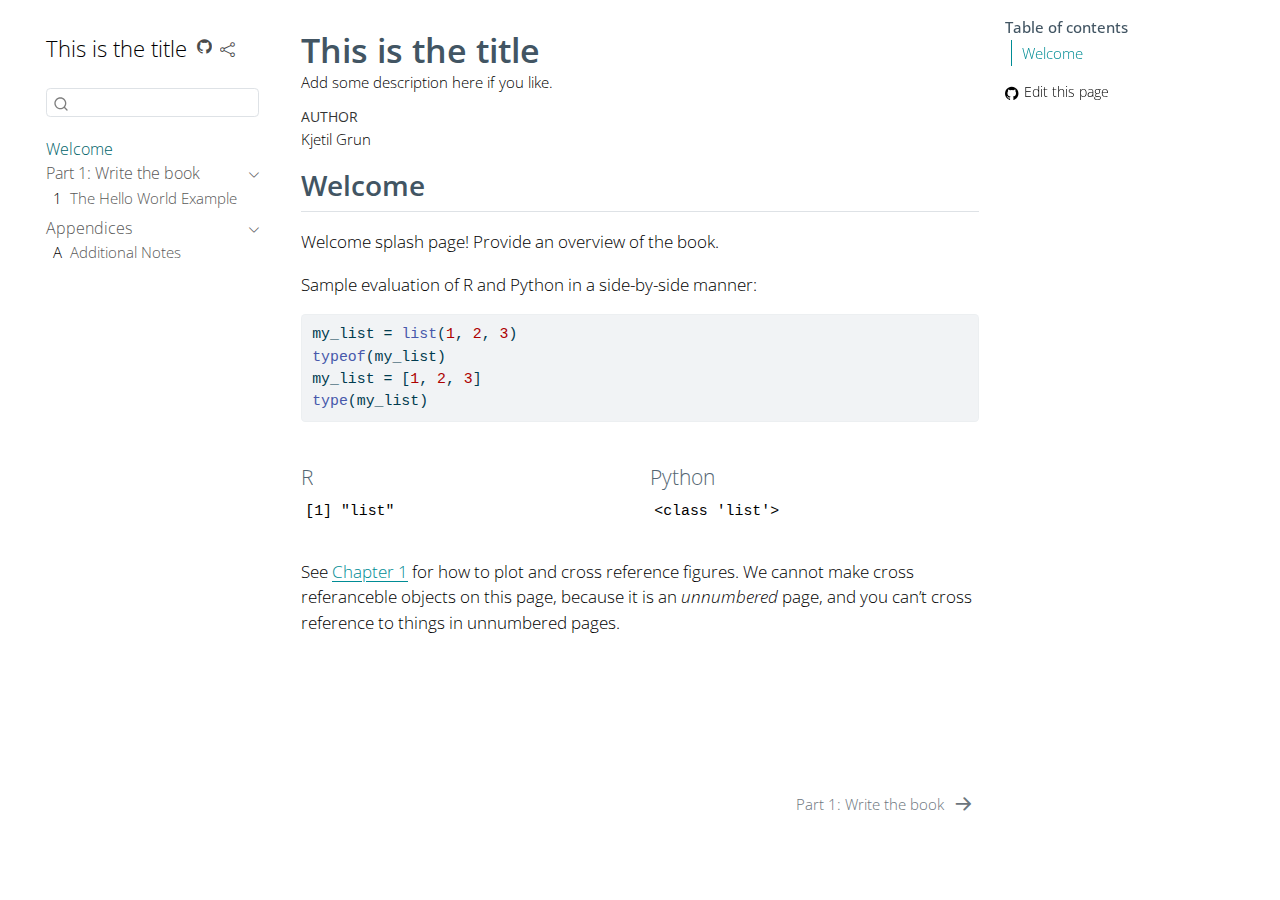
<file: index.html>
<!DOCTYPE html>
<html xmlns="http://www.w3.org/1999/xhtml" lang="en" xml:lang="en"><head>
<meta http-equiv="Content-Type" content="text/html; charset=UTF-8">
<meta charset="utf-8">
<meta name="generator" content="quarto-1.4.555">
<meta name="viewport" content="width=device-width, initial-scale=1.0, user-scalable=yes">
<meta name="author" content="Kjetil Grun">
<meta name="description" content="Add some description here if you like.">
<title>This is the title</title>
<style>
code{white-space: pre-wrap;}
span.smallcaps{font-variant: small-caps;}
div.columns{display: flex; gap: min(4vw, 1.5em);}
div.column{flex: auto; overflow-x: auto;}
div.hanging-indent{margin-left: 1.5em; text-indent: -1.5em;}
ul.task-list{list-style: none;}
ul.task-list li input[type="checkbox"] {
  width: 0.8em;
  margin: 0 0.8em 0.2em -1em; /* quarto-specific, see https://github.com/quarto-dev/quarto-cli/issues/4556 */ 
  vertical-align: middle;
}
/* CSS for syntax highlighting */
pre > code.sourceCode { white-space: pre; position: relative; }
pre > code.sourceCode > span { line-height: 1.25; }
pre > code.sourceCode > span:empty { height: 1.2em; }
.sourceCode { overflow: visible; }
code.sourceCode > span { color: inherit; text-decoration: inherit; }
div.sourceCode { margin: 1em 0; }
pre.sourceCode { margin: 0; }
@media screen {
div.sourceCode { overflow: auto; }
}
@media print {
pre > code.sourceCode { white-space: pre-wrap; }
pre > code.sourceCode > span { text-indent: -5em; padding-left: 5em; }
}
pre.numberSource code
  { counter-reset: source-line 0; }
pre.numberSource code > span
  { position: relative; left: -4em; counter-increment: source-line; }
pre.numberSource code > span > a:first-child::before
  { content: counter(source-line);
    position: relative; left: -1em; text-align: right; vertical-align: baseline;
    border: none; display: inline-block;
    -webkit-touch-callout: none; -webkit-user-select: none;
    -khtml-user-select: none; -moz-user-select: none;
    -ms-user-select: none; user-select: none;
    padding: 0 4px; width: 4em;
  }
pre.numberSource { margin-left: 3em;  padding-left: 4px; }
div.sourceCode
  {   }
@media screen {
pre > code.sourceCode > span > a:first-child::before { text-decoration: underline; }
}
</style>

<script src="site_libs/quarto-nav/quarto-nav.js"></script>
<script src="site_libs/quarto-nav/headroom.min.js"></script>
<script src="site_libs/clipboard/clipboard.min.js"></script>
<script src="site_libs/quarto-search/autocomplete.umd.js"></script>
<script src="site_libs/quarto-search/fuse.min.js"></script>
<script src="site_libs/quarto-search/quarto-search.js"></script>
<meta name="quarto:offset" content="./">
<link href="./my-first-book.html" rel="next">
<script src="site_libs/quarto-html/quarto.js"></script>
<script src="site_libs/quarto-html/popper.min.js"></script>
<script src="site_libs/quarto-html/tippy.umd.min.js"></script>
<script src="site_libs/quarto-html/anchor.min.js"></script>
<link href="site_libs/quarto-html/tippy.css" rel="stylesheet">
<link href="site_libs/quarto-html/quarto-syntax-highlighting.css" rel="stylesheet" id="quarto-text-highlighting-styles">
<script src="site_libs/bootstrap/bootstrap.min.js"></script>
<link href="site_libs/bootstrap/bootstrap-icons.css" rel="stylesheet">
<link href="site_libs/bootstrap/bootstrap.min.css" rel="stylesheet" id="quarto-bootstrap" data-mode="light"><script id="quarto-search-options" type="application/json">{
  "location": "sidebar",
  "copy-button": false,
  "collapse-after": 3,
  "panel-placement": "start",
  "type": "textbox",
  "limit": 50,
  "keyboard-shortcut": [
    "f",
    "/",
    "s"
  ],
  "show-item-context": false,
  "language": {
    "search-no-results-text": "No results",
    "search-matching-documents-text": "matching documents",
    "search-copy-link-title": "Copy link to search",
    "search-hide-matches-text": "Hide additional matches",
    "search-more-match-text": "more match in this document",
    "search-more-matches-text": "more matches in this document",
    "search-clear-button-title": "Clear",
    "search-text-placeholder": "",
    "search-detached-cancel-button-title": "Cancel",
    "search-submit-button-title": "Submit",
    "search-label": "Search"
  }
}</script>
</head>
<body class="nav-sidebar floating">

<div id="quarto-search-results"></div>
  <header id="quarto-header" class="headroom fixed-top"><nav class="quarto-secondary-nav"><div class="container-fluid d-flex">
      <button type="button" class="quarto-btn-toggle btn" data-bs-toggle="collapse" data-bs-target=".quarto-sidebar-collapse-item" aria-controls="quarto-sidebar" aria-expanded="false" aria-label="Toggle sidebar navigation" onclick="if (window.quartoToggleHeadroom) { window.quartoToggleHeadroom(); }">
        <i class="bi bi-layout-text-sidebar-reverse"></i>
      </button>
        <nav class="quarto-page-breadcrumbs" aria-label="breadcrumb"><ol class="breadcrumb"><li class="breadcrumb-item"><a href="./index.html">Welcome</a></li></ol></nav>
        <a class="flex-grow-1" role="button" data-bs-toggle="collapse" data-bs-target=".quarto-sidebar-collapse-item" aria-controls="quarto-sidebar" aria-expanded="false" aria-label="Toggle sidebar navigation" onclick="if (window.quartoToggleHeadroom) { window.quartoToggleHeadroom(); }">      
        </a>
      <button type="button" class="btn quarto-search-button" aria-label="" onclick="window.quartoOpenSearch();">
        <i class="bi bi-search"></i>
      </button>
    </div>
  </nav></header><!-- content --><div id="quarto-content" class="quarto-container page-columns page-rows-contents page-layout-article">
<!-- sidebar -->
  <nav id="quarto-sidebar" class="sidebar collapse collapse-horizontal quarto-sidebar-collapse-item sidebar-navigation floating overflow-auto"><div class="pt-lg-2 mt-2 text-left sidebar-header">
    <div class="sidebar-title mb-0 py-0">
      <a href="./">This is the title</a> 
        <div class="sidebar-tools-main">
    <a href="https://github.com/NINAnor/NINA-ebook-template" title="Source Code" class="quarto-navigation-tool px-1" aria-label="Source Code"><i class="bi bi-github"></i></a>
    <div class="dropdown">
      <a href="" title="Share" id="quarto-navigation-tool-dropdown-0" class="quarto-navigation-tool dropdown-toggle px-1" data-bs-toggle="dropdown" aria-expanded="false" aria-label="Share"><i class="bi bi-share"></i></a>
      <ul class="dropdown-menu" aria-labelledby="quarto-navigation-tool-dropdown-0">
<li>
            <a class="dropdown-item sidebar-tools-main-item" href="https://twitter.com/intent/tweet?url=%7Curl%7C">
              <i class="bi bi-bi-twitter pe-1"></i>
            Twitter
            </a>
          </li>
          <li>
            <a class="dropdown-item sidebar-tools-main-item" href="https://www.facebook.com/sharer/sharer.php?u=%7Curl%7C">
              <i class="bi bi-bi-facebook pe-1"></i>
            Facebook
            </a>
          </li>
          <li>
            <a class="dropdown-item sidebar-tools-main-item" href="https://www.linkedin.com/sharing/share-offsite/?url=%7Curl%7C">
              <i class="bi bi-bi-linkedin pe-1"></i>
            LinkedIn
            </a>
          </li>
      </ul>
</div>
</div>
    </div>
      </div>
        <div class="mt-2 flex-shrink-0 align-items-center">
        <div class="sidebar-search">
        <div id="quarto-search" class="" title="Search"></div>
        </div>
        </div>
    <div class="sidebar-menu-container"> 
    <ul class="list-unstyled mt-1">
<li class="sidebar-item">
  <div class="sidebar-item-container"> 
  <a href="./index.html" class="sidebar-item-text sidebar-link active">
 <span class="menu-text">Welcome</span></a>
  </div>
</li>
        <li class="sidebar-item sidebar-item-section">
      <div class="sidebar-item-container"> 
            <a href="./my-first-book.html" class="sidebar-item-text sidebar-link">
 <span class="menu-text">Part 1: Write the book</span></a>
          <a class="sidebar-item-toggle text-start" data-bs-toggle="collapse" data-bs-target="#quarto-sidebar-section-1" aria-expanded="true" aria-label="Toggle section">
            <i class="bi bi-chevron-right ms-2"></i>
          </a> 
      </div>
      <ul id="quarto-sidebar-section-1" class="collapse list-unstyled sidebar-section depth1 show">
<li class="sidebar-item">
  <div class="sidebar-item-container"> 
  <a href="./hello-world.html" class="sidebar-item-text sidebar-link">
 <span class="menu-text"><span class="chapter-number">1</span>&nbsp; <span class="chapter-title">The Hello World Example</span></span></a>
  </div>
</li>
      </ul>
</li>
        <li class="sidebar-item sidebar-item-section">
      <div class="sidebar-item-container"> 
            <a class="sidebar-item-text sidebar-link text-start" data-bs-toggle="collapse" data-bs-target="#quarto-sidebar-section-2" aria-expanded="true">
 <span class="menu-text">Appendices</span></a>
          <a class="sidebar-item-toggle text-start" data-bs-toggle="collapse" data-bs-target="#quarto-sidebar-section-2" aria-expanded="true" aria-label="Toggle section">
            <i class="bi bi-chevron-right ms-2"></i>
          </a> 
      </div>
      <ul id="quarto-sidebar-section-2" class="collapse list-unstyled sidebar-section depth1 show">
<li class="sidebar-item">
  <div class="sidebar-item-container"> 
  <a href="./appendix-notes.html" class="sidebar-item-text sidebar-link">
 <span class="menu-text"><span class="chapter-number">A</span>&nbsp; <span class="chapter-title">Additional Notes</span></span></a>
  </div>
</li>
      </ul>
</li>
    </ul>
</div>
</nav><div id="quarto-sidebar-glass" class="quarto-sidebar-collapse-item" data-bs-toggle="collapse" data-bs-target=".quarto-sidebar-collapse-item"></div>
<!-- margin-sidebar -->
    <div id="quarto-margin-sidebar" class="sidebar margin-sidebar">
        <nav id="TOC" role="doc-toc" class="toc-active"><h2 id="toc-title">Table of contents</h2>
   
  <ul>
<li><a href="#welcome" id="toc-welcome" class="nav-link active" data-scroll-target="#welcome">Welcome</a></li>
  </ul><div class="toc-actions"><ul><li><a href="https://github.com/NINAnor/NINA-ebook-template/edit/main/index.qmd" class="toc-action"><i class="bi bi-github"></i>Edit this page</a></li></ul></div></nav>
    </div>
<!-- main -->
<main class="content" id="quarto-document-content"><header id="title-block-header" class="quarto-title-block default"><div class="quarto-title">
<h1 class="title">This is the title</h1>
</div>

<div>
  <div class="description">
    <p>Add some description here if you like.</p>
  </div>
</div>


<div class="quarto-title-meta">

    <div>
    <div class="quarto-title-meta-heading">Author</div>
    <div class="quarto-title-meta-contents">
             <p>Kjetil Grun </p>
          </div>
  </div>
    
  
    
  </div>
  


</header><section id="welcome" class="level2 unnumbered"><h2 class="unnumbered anchored" data-anchor-id="welcome">Welcome</h2>
<p>Welcome splash page! Provide an overview of the book.</p>
<p>Sample evaluation of R and Python in a side-by-side manner:</p>
<div class="sourceCode cell-code" id="cb1"><pre class="sourceCode r code-with-copy"><code class="sourceCode r"><span id="cb1-1"><a href="#cb1-1" aria-hidden="true" tabindex="-1"></a>my_list <span class="ot">=</span> <span class="fu">list</span>(<span class="dv">1</span>, <span class="dv">2</span>, <span class="dv">3</span>)</span>
<span id="cb1-2"><a href="#cb1-2" aria-hidden="true" tabindex="-1"></a><span class="fu">typeof</span>(my_list)</span>
<span id="cb1-3"><a href="#cb1-3" aria-hidden="true" tabindex="-1"></a>my_list <span class="ot">=</span> [<span class="dv">1</span>, <span class="dv">2</span>, <span class="dv">3</span>]</span>
<span id="cb1-4"><a href="#cb1-4" aria-hidden="true" tabindex="-1"></a><span class="fu">type</span>(my_list)</span></code><button title="Copy to Clipboard" class="code-copy-button"><i class="bi"></i></button></pre></div>
<div class="quarto-layout-panel" data-layout-ncol="2">
<div class="quarto-layout-row">
<section id="r" class="level4 cell quarto-layout-cell" style="flex-basis: 50.0%;justify-content: flex-start;"><h4 class="anchored" data-anchor-id="r">R</h4>
<div class="cell-output cell-output-stdout">
<pre><code>[1] "list"</code></pre>
</div>
</section><section id="python" class="level4 cell quarto-layout-cell" style="flex-basis: 50.0%;justify-content: flex-start;"><h4 class="anchored" data-anchor-id="python">Python</h4>
<div class="cell-output cell-output-stdout">
<pre><code>&lt;class 'list'&gt;</code></pre>
</div>
</section>
</div>
</div>
<p>See <a href="hello-world.html">Chapter 1</a> for how to plot and cross reference figures. We cannot make cross referanceble objects on this page, because it is an <em>unnumbered</em> page, and you can’t cross reference to things in unnumbered pages.</p>


</section></main><!-- /main --><script id="quarto-html-after-body" type="application/javascript">
window.document.addEventListener("DOMContentLoaded", function (event) {
  const toggleBodyColorMode = (bsSheetEl) => {
    const mode = bsSheetEl.getAttribute("data-mode");
    const bodyEl = window.document.querySelector("body");
    if (mode === "dark") {
      bodyEl.classList.add("quarto-dark");
      bodyEl.classList.remove("quarto-light");
    } else {
      bodyEl.classList.add("quarto-light");
      bodyEl.classList.remove("quarto-dark");
    }
  }
  const toggleBodyColorPrimary = () => {
    const bsSheetEl = window.document.querySelector("link#quarto-bootstrap");
    if (bsSheetEl) {
      toggleBodyColorMode(bsSheetEl);
    }
  }
  toggleBodyColorPrimary();  
  const icon = "";
  const anchorJS = new window.AnchorJS();
  anchorJS.options = {
    placement: 'right',
    icon: icon
  };
  anchorJS.add('.anchored');
  const isCodeAnnotation = (el) => {
    for (const clz of el.classList) {
      if (clz.startsWith('code-annotation-')) {                     
        return true;
      }
    }
    return false;
  }
  const clipboard = new window.ClipboardJS('.code-copy-button', {
    text: function(trigger) {
      const codeEl = trigger.previousElementSibling.cloneNode(true);
      for (const childEl of codeEl.children) {
        if (isCodeAnnotation(childEl)) {
          childEl.remove();
        }
      }
      return codeEl.innerText;
    }
  });
  clipboard.on('success', function(e) {
    // button target
    const button = e.trigger;
    // don't keep focus
    button.blur();
    // flash "checked"
    button.classList.add('code-copy-button-checked');
    var currentTitle = button.getAttribute("title");
    button.setAttribute("title", "Copied!");
    let tooltip;
    if (window.bootstrap) {
      button.setAttribute("data-bs-toggle", "tooltip");
      button.setAttribute("data-bs-placement", "left");
      button.setAttribute("data-bs-title", "Copied!");
      tooltip = new bootstrap.Tooltip(button, 
        { trigger: "manual", 
          customClass: "code-copy-button-tooltip",
          offset: [0, -8]});
      tooltip.show();    
    }
    setTimeout(function() {
      if (tooltip) {
        tooltip.hide();
        button.removeAttribute("data-bs-title");
        button.removeAttribute("data-bs-toggle");
        button.removeAttribute("data-bs-placement");
      }
      button.setAttribute("title", currentTitle);
      button.classList.remove('code-copy-button-checked');
    }, 1000);
    // clear code selection
    e.clearSelection();
  });
    var localhostRegex = new RegExp(/^(?:http|https):\/\/localhost\:?[0-9]*\//);
    var mailtoRegex = new RegExp(/^mailto:/);
      var filterRegex = new RegExp('/' + window.location.host + '/');
    var isInternal = (href) => {
        return filterRegex.test(href) || localhostRegex.test(href) || mailtoRegex.test(href);
    }
    // Inspect non-navigation links and adorn them if external
 	var links = window.document.querySelectorAll('a[href]:not(.nav-link):not(.navbar-brand):not(.toc-action):not(.sidebar-link):not(.sidebar-item-toggle):not(.pagination-link):not(.no-external):not([aria-hidden]):not(.dropdown-item):not(.quarto-navigation-tool)');
    for (var i=0; i<links.length; i++) {
      const link = links[i];
      if (!isInternal(link.href)) {
        // undo the damage that might have been done by quarto-nav.js in the case of
        // links that we want to consider external
        if (link.dataset.originalHref !== undefined) {
          link.href = link.dataset.originalHref;
        }
      }
    }
  function tippyHover(el, contentFn, onTriggerFn, onUntriggerFn) {
    const config = {
      allowHTML: true,
      maxWidth: 500,
      delay: 100,
      arrow: false,
      appendTo: function(el) {
          return el.parentElement;
      },
      interactive: true,
      interactiveBorder: 10,
      theme: 'quarto',
      placement: 'bottom-start',
    };
    if (contentFn) {
      config.content = contentFn;
    }
    if (onTriggerFn) {
      config.onTrigger = onTriggerFn;
    }
    if (onUntriggerFn) {
      config.onUntrigger = onUntriggerFn;
    }
    window.tippy(el, config); 
  }
  const noterefs = window.document.querySelectorAll('a[role="doc-noteref"]');
  for (var i=0; i<noterefs.length; i++) {
    const ref = noterefs[i];
    tippyHover(ref, function() {
      // use id or data attribute instead here
      let href = ref.getAttribute('data-footnote-href') || ref.getAttribute('href');
      try { href = new URL(href).hash; } catch {}
      const id = href.replace(/^#\/?/, "");
      const note = window.document.getElementById(id);
      if (note) {
        return note.innerHTML;
      } else {
        return "";
      }
    });
  }
  const xrefs = window.document.querySelectorAll('a.quarto-xref');
  const processXRef = (id, note) => {
    // Strip column container classes
    const stripColumnClz = (el) => {
      el.classList.remove("page-full", "page-columns");
      if (el.children) {
        for (const child of el.children) {
          stripColumnClz(child);
        }
      }
    }
    stripColumnClz(note)
    if (id === null || id.startsWith('sec-')) {
      // Special case sections, only their first couple elements
      const container = document.createElement("div");
      if (note.children && note.children.length > 2) {
        container.appendChild(note.children[0].cloneNode(true));
        for (let i = 1; i < note.children.length; i++) {
          const child = note.children[i];
          if (child.tagName === "P" && child.innerText === "") {
            continue;
          } else {
            container.appendChild(child.cloneNode(true));
            break;
          }
        }
        if (window.Quarto?.typesetMath) {
          window.Quarto.typesetMath(container);
        }
        return container.innerHTML
      } else {
        if (window.Quarto?.typesetMath) {
          window.Quarto.typesetMath(note);
        }
        return note.innerHTML;
      }
    } else {
      // Remove any anchor links if they are present
      const anchorLink = note.querySelector('a.anchorjs-link');
      if (anchorLink) {
        anchorLink.remove();
      }
      if (window.Quarto?.typesetMath) {
        window.Quarto.typesetMath(note);
      }
      // TODO in 1.5, we should make sure this works without a callout special case
      if (note.classList.contains("callout")) {
        return note.outerHTML;
      } else {
        return note.innerHTML;
      }
    }
  }
  for (var i=0; i<xrefs.length; i++) {
    const xref = xrefs[i];
    tippyHover(xref, undefined, function(instance) {
      instance.disable();
      let url = xref.getAttribute('href');
      let hash = undefined; 
      if (url.startsWith('#')) {
        hash = url;
      } else {
        try { hash = new URL(url).hash; } catch {}
      }
      if (hash) {
        const id = hash.replace(/^#\/?/, "");
        const note = window.document.getElementById(id);
        if (note !== null) {
          try {
            const html = processXRef(id, note.cloneNode(true));
            instance.setContent(html);
          } finally {
            instance.enable();
            instance.show();
          }
        } else {
          // See if we can fetch this
          fetch(url.split('#')[0])
          .then(res => res.text())
          .then(html => {
            const parser = new DOMParser();
            const htmlDoc = parser.parseFromString(html, "text/html");
            const note = htmlDoc.getElementById(id);
            if (note !== null) {
              const html = processXRef(id, note);
              instance.setContent(html);
            } 
          }).finally(() => {
            instance.enable();
            instance.show();
          });
        }
      } else {
        // See if we can fetch a full url (with no hash to target)
        // This is a special case and we should probably do some content thinning / targeting
        fetch(url)
        .then(res => res.text())
        .then(html => {
          const parser = new DOMParser();
          const htmlDoc = parser.parseFromString(html, "text/html");
          const note = htmlDoc.querySelector('main.content');
          if (note !== null) {
            // This should only happen for chapter cross references
            // (since there is no id in the URL)
            // remove the first header
            if (note.children.length > 0 && note.children[0].tagName === "HEADER") {
              note.children[0].remove();
            }
            const html = processXRef(null, note);
            instance.setContent(html);
          } 
        }).finally(() => {
          instance.enable();
          instance.show();
        });
      }
    }, function(instance) {
    });
  }
      let selectedAnnoteEl;
      const selectorForAnnotation = ( cell, annotation) => {
        let cellAttr = 'data-code-cell="' + cell + '"';
        let lineAttr = 'data-code-annotation="' +  annotation + '"';
        const selector = 'span[' + cellAttr + '][' + lineAttr + ']';
        return selector;
      }
      const selectCodeLines = (annoteEl) => {
        const doc = window.document;
        const targetCell = annoteEl.getAttribute("data-target-cell");
        const targetAnnotation = annoteEl.getAttribute("data-target-annotation");
        const annoteSpan = window.document.querySelector(selectorForAnnotation(targetCell, targetAnnotation));
        const lines = annoteSpan.getAttribute("data-code-lines").split(",");
        const lineIds = lines.map((line) => {
          return targetCell + "-" + line;
        })
        let top = null;
        let height = null;
        let parent = null;
        if (lineIds.length > 0) {
            //compute the position of the single el (top and bottom and make a div)
            const el = window.document.getElementById(lineIds[0]);
            top = el.offsetTop;
            height = el.offsetHeight;
            parent = el.parentElement.parentElement;
          if (lineIds.length > 1) {
            const lastEl = window.document.getElementById(lineIds[lineIds.length - 1]);
            const bottom = lastEl.offsetTop + lastEl.offsetHeight;
            height = bottom - top;
          }
          if (top !== null && height !== null && parent !== null) {
            // cook up a div (if necessary) and position it 
            let div = window.document.getElementById("code-annotation-line-highlight");
            if (div === null) {
              div = window.document.createElement("div");
              div.setAttribute("id", "code-annotation-line-highlight");
              div.style.position = 'absolute';
              parent.appendChild(div);
            }
            div.style.top = top - 2 + "px";
            div.style.height = height + 4 + "px";
            div.style.left = 0;
            let gutterDiv = window.document.getElementById("code-annotation-line-highlight-gutter");
            if (gutterDiv === null) {
              gutterDiv = window.document.createElement("div");
              gutterDiv.setAttribute("id", "code-annotation-line-highlight-gutter");
              gutterDiv.style.position = 'absolute';
              const codeCell = window.document.getElementById(targetCell);
              const gutter = codeCell.querySelector('.code-annotation-gutter');
              gutter.appendChild(gutterDiv);
            }
            gutterDiv.style.top = top - 2 + "px";
            gutterDiv.style.height = height + 4 + "px";
          }
          selectedAnnoteEl = annoteEl;
        }
      };
      const unselectCodeLines = () => {
        const elementsIds = ["code-annotation-line-highlight", "code-annotation-line-highlight-gutter"];
        elementsIds.forEach((elId) => {
          const div = window.document.getElementById(elId);
          if (div) {
            div.remove();
          }
        });
        selectedAnnoteEl = undefined;
      };
        // Handle positioning of the toggle
    window.addEventListener(
      "resize",
      throttle(() => {
        elRect = undefined;
        if (selectedAnnoteEl) {
          selectCodeLines(selectedAnnoteEl);
        }
      }, 10)
    );
    function throttle(fn, ms) {
    let throttle = false;
    let timer;
      return (...args) => {
        if(!throttle) { // first call gets through
            fn.apply(this, args);
            throttle = true;
        } else { // all the others get throttled
            if(timer) clearTimeout(timer); // cancel #2
            timer = setTimeout(() => {
              fn.apply(this, args);
              timer = throttle = false;
            }, ms);
        }
      };
    }
      // Attach click handler to the DT
      const annoteDls = window.document.querySelectorAll('dt[data-target-cell]');
      for (const annoteDlNode of annoteDls) {
        annoteDlNode.addEventListener('click', (event) => {
          const clickedEl = event.target;
          if (clickedEl !== selectedAnnoteEl) {
            unselectCodeLines();
            const activeEl = window.document.querySelector('dt[data-target-cell].code-annotation-active');
            if (activeEl) {
              activeEl.classList.remove('code-annotation-active');
            }
            selectCodeLines(clickedEl);
            clickedEl.classList.add('code-annotation-active');
          } else {
            // Unselect the line
            unselectCodeLines();
            clickedEl.classList.remove('code-annotation-active');
          }
        });
      }
  const findCites = (el) => {
    const parentEl = el.parentElement;
    if (parentEl) {
      const cites = parentEl.dataset.cites;
      if (cites) {
        return {
          el,
          cites: cites.split(' ')
        };
      } else {
        return findCites(el.parentElement)
      }
    } else {
      return undefined;
    }
  };
  var bibliorefs = window.document.querySelectorAll('a[role="doc-biblioref"]');
  for (var i=0; i<bibliorefs.length; i++) {
    const ref = bibliorefs[i];
    const citeInfo = findCites(ref);
    if (citeInfo) {
      tippyHover(citeInfo.el, function() {
        var popup = window.document.createElement('div');
        citeInfo.cites.forEach(function(cite) {
          var citeDiv = window.document.createElement('div');
          citeDiv.classList.add('hanging-indent');
          citeDiv.classList.add('csl-entry');
          var biblioDiv = window.document.getElementById('ref-' + cite);
          if (biblioDiv) {
            citeDiv.innerHTML = biblioDiv.innerHTML;
          }
          popup.appendChild(citeDiv);
        });
        return popup.innerHTML;
      });
    }
  }
});
</script><nav class="page-navigation"><div class="nav-page nav-page-previous">
  </div>
  <div class="nav-page nav-page-next">
      <a href="./my-first-book.html" class="pagination-link" aria-label="Part 1: Write the book">
        <span class="nav-page-text">Part 1: Write the book</span> <i class="bi bi-arrow-right-short"></i>
      </a>
  </div>
</nav>
</div> <!-- /content -->



<footer class="footer"><div class="nav-footer"><div class="nav-footer-center"><div class="toc-actions d-sm-block d-md-none"><ul><li><a href="https://github.com/NINAnor/NINA-ebook-template/edit/main/index.qmd" class="toc-action"><i class="bi bi-github"></i>Edit this page</a></li></ul></div></div></div></footer></body></html>
</file>
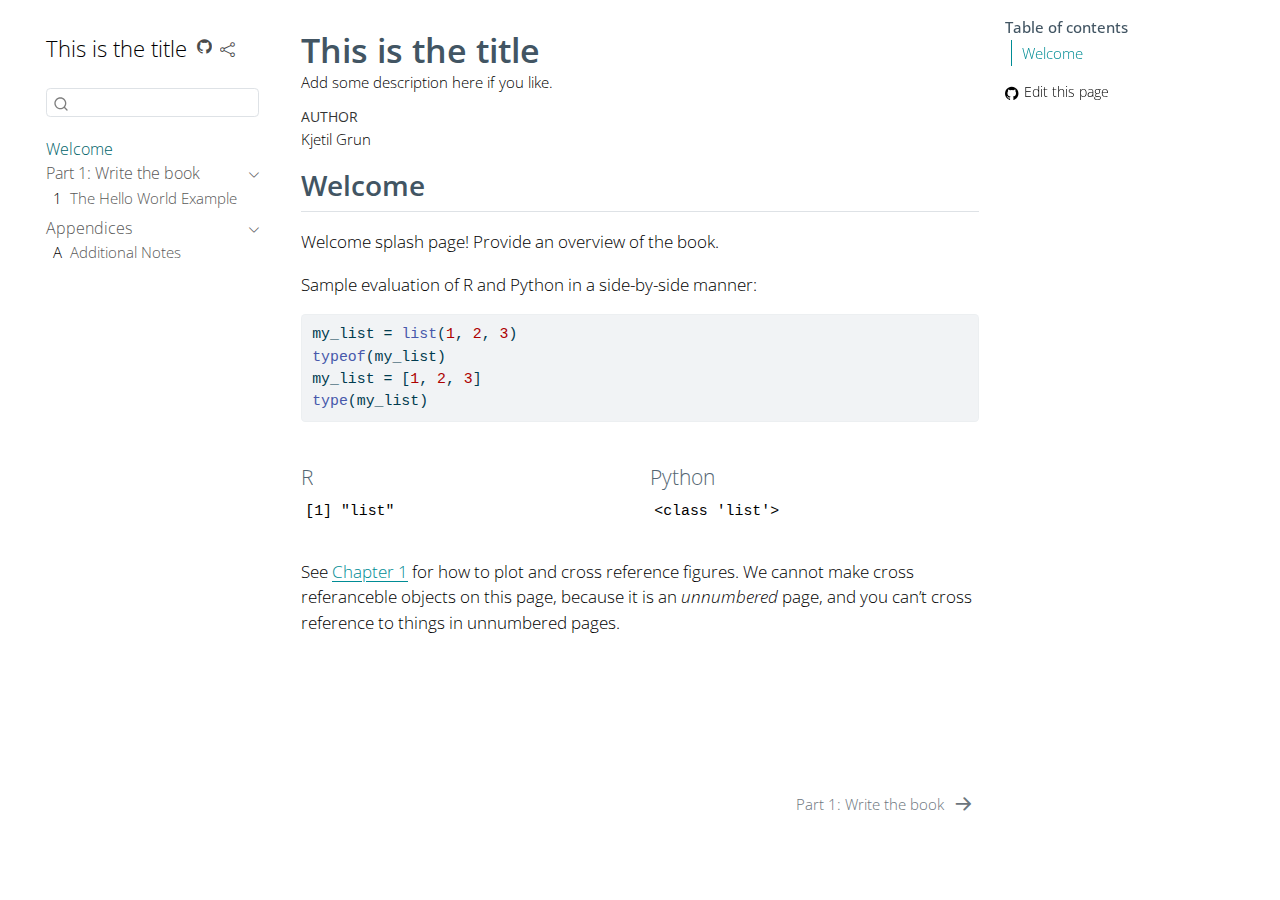
<file: _book/index.html>
<!DOCTYPE html>
<html xmlns="http://www.w3.org/1999/xhtml" lang="en" xml:lang="en"><head>
<meta http-equiv="Content-Type" content="text/html; charset=UTF-8">
<meta charset="utf-8">
<meta name="generator" content="quarto-1.4.554">
<meta name="viewport" content="width=device-width, initial-scale=1.0, user-scalable=yes">
<meta name="author" content="Kjetil Grun">
<meta name="description" content="Add some description here if you like.">
<title>This is the title</title>
<style>
code{white-space: pre-wrap;}
span.smallcaps{font-variant: small-caps;}
div.columns{display: flex; gap: min(4vw, 1.5em);}
div.column{flex: auto; overflow-x: auto;}
div.hanging-indent{margin-left: 1.5em; text-indent: -1.5em;}
ul.task-list{list-style: none;}
ul.task-list li input[type="checkbox"] {
  width: 0.8em;
  margin: 0 0.8em 0.2em -1em; /* quarto-specific, see https://github.com/quarto-dev/quarto-cli/issues/4556 */ 
  vertical-align: middle;
}
/* CSS for syntax highlighting */
pre > code.sourceCode { white-space: pre; position: relative; }
pre > code.sourceCode > span { line-height: 1.25; }
pre > code.sourceCode > span:empty { height: 1.2em; }
.sourceCode { overflow: visible; }
code.sourceCode > span { color: inherit; text-decoration: inherit; }
div.sourceCode { margin: 1em 0; }
pre.sourceCode { margin: 0; }
@media screen {
div.sourceCode { overflow: auto; }
}
@media print {
pre > code.sourceCode { white-space: pre-wrap; }
pre > code.sourceCode > span { text-indent: -5em; padding-left: 5em; }
}
pre.numberSource code
  { counter-reset: source-line 0; }
pre.numberSource code > span
  { position: relative; left: -4em; counter-increment: source-line; }
pre.numberSource code > span > a:first-child::before
  { content: counter(source-line);
    position: relative; left: -1em; text-align: right; vertical-align: baseline;
    border: none; display: inline-block;
    -webkit-touch-callout: none; -webkit-user-select: none;
    -khtml-user-select: none; -moz-user-select: none;
    -ms-user-select: none; user-select: none;
    padding: 0 4px; width: 4em;
  }
pre.numberSource { margin-left: 3em;  padding-left: 4px; }
div.sourceCode
  {   }
@media screen {
pre > code.sourceCode > span > a:first-child::before { text-decoration: underline; }
}
</style>

<script src="site_libs/quarto-nav/quarto-nav.js"></script>
<script src="site_libs/quarto-nav/headroom.min.js"></script>
<script src="site_libs/clipboard/clipboard.min.js"></script>
<script src="site_libs/quarto-search/autocomplete.umd.js"></script>
<script src="site_libs/quarto-search/fuse.min.js"></script>
<script src="site_libs/quarto-search/quarto-search.js"></script>
<meta name="quarto:offset" content="./">
<link href="./my-first-book.html" rel="next">
<script src="site_libs/quarto-html/quarto.js"></script>
<script src="site_libs/quarto-html/popper.min.js"></script>
<script src="site_libs/quarto-html/tippy.umd.min.js"></script>
<script src="site_libs/quarto-html/anchor.min.js"></script>
<link href="site_libs/quarto-html/tippy.css" rel="stylesheet">
<link href="site_libs/quarto-html/quarto-syntax-highlighting.css" rel="stylesheet" id="quarto-text-highlighting-styles">
<script src="site_libs/bootstrap/bootstrap.min.js"></script>
<link href="site_libs/bootstrap/bootstrap-icons.css" rel="stylesheet">
<link href="site_libs/bootstrap/bootstrap.min.css" rel="stylesheet" id="quarto-bootstrap" data-mode="light"><script id="quarto-search-options" type="application/json">{
  "location": "sidebar",
  "copy-button": false,
  "collapse-after": 3,
  "panel-placement": "start",
  "type": "textbox",
  "limit": 50,
  "keyboard-shortcut": [
    "f",
    "/",
    "s"
  ],
  "show-item-context": false,
  "language": {
    "search-no-results-text": "No results",
    "search-matching-documents-text": "matching documents",
    "search-copy-link-title": "Copy link to search",
    "search-hide-matches-text": "Hide additional matches",
    "search-more-match-text": "more match in this document",
    "search-more-matches-text": "more matches in this document",
    "search-clear-button-title": "Clear",
    "search-text-placeholder": "",
    "search-detached-cancel-button-title": "Cancel",
    "search-submit-button-title": "Submit",
    "search-label": "Search"
  }
}</script>
</head>
<body class="nav-sidebar floating">

<div id="quarto-search-results"></div>
  <header id="quarto-header" class="headroom fixed-top"><nav class="quarto-secondary-nav"><div class="container-fluid d-flex">
      <button type="button" class="quarto-btn-toggle btn" data-bs-toggle="collapse" data-bs-target=".quarto-sidebar-collapse-item" aria-controls="quarto-sidebar" aria-expanded="false" aria-label="Toggle sidebar navigation" onclick="if (window.quartoToggleHeadroom) { window.quartoToggleHeadroom(); }">
        <i class="bi bi-layout-text-sidebar-reverse"></i>
      </button>
        <nav class="quarto-page-breadcrumbs" aria-label="breadcrumb"><ol class="breadcrumb"><li class="breadcrumb-item"><a href="./index.html">Welcome</a></li></ol></nav>
        <a class="flex-grow-1" role="button" data-bs-toggle="collapse" data-bs-target=".quarto-sidebar-collapse-item" aria-controls="quarto-sidebar" aria-expanded="false" aria-label="Toggle sidebar navigation" onclick="if (window.quartoToggleHeadroom) { window.quartoToggleHeadroom(); }">      
        </a>
      <button type="button" class="btn quarto-search-button" aria-label="" onclick="window.quartoOpenSearch();">
        <i class="bi bi-search"></i>
      </button>
    </div>
  </nav></header><!-- content --><div id="quarto-content" class="quarto-container page-columns page-rows-contents page-layout-article">
<!-- sidebar -->
  <nav id="quarto-sidebar" class="sidebar collapse collapse-horizontal quarto-sidebar-collapse-item sidebar-navigation floating overflow-auto"><div class="pt-lg-2 mt-2 text-left sidebar-header">
    <div class="sidebar-title mb-0 py-0">
      <a href="./">This is the title</a> 
        <div class="sidebar-tools-main">
    <a href="https://github.com/NINAnor/NINA-ebook-template" title="Source Code" class="quarto-navigation-tool px-1" aria-label="Source Code"><i class="bi bi-github"></i></a>
    <div class="dropdown">
      <a href="" title="Share" id="quarto-navigation-tool-dropdown-0" class="quarto-navigation-tool dropdown-toggle px-1" data-bs-toggle="dropdown" aria-expanded="false" aria-label="Share"><i class="bi bi-share"></i></a>
      <ul class="dropdown-menu" aria-labelledby="quarto-navigation-tool-dropdown-0">
<li>
            <a class="dropdown-item sidebar-tools-main-item" href="https://twitter.com/intent/tweet?url=%7Curl%7C">
              <i class="bi bi-bi-twitter pe-1"></i>
            Twitter
            </a>
          </li>
          <li>
            <a class="dropdown-item sidebar-tools-main-item" href="https://www.facebook.com/sharer/sharer.php?u=%7Curl%7C">
              <i class="bi bi-bi-facebook pe-1"></i>
            Facebook
            </a>
          </li>
          <li>
            <a class="dropdown-item sidebar-tools-main-item" href="https://www.linkedin.com/sharing/share-offsite/?url=%7Curl%7C">
              <i class="bi bi-bi-linkedin pe-1"></i>
            LinkedIn
            </a>
          </li>
      </ul>
</div>
</div>
    </div>
      </div>
        <div class="mt-2 flex-shrink-0 align-items-center">
        <div class="sidebar-search">
        <div id="quarto-search" class="" title="Search"></div>
        </div>
        </div>
    <div class="sidebar-menu-container"> 
    <ul class="list-unstyled mt-1">
<li class="sidebar-item">
  <div class="sidebar-item-container"> 
  <a href="./index.html" class="sidebar-item-text sidebar-link active">
 <span class="menu-text">Welcome</span></a>
  </div>
</li>
        <li class="sidebar-item sidebar-item-section">
      <div class="sidebar-item-container"> 
            <a href="./my-first-book.html" class="sidebar-item-text sidebar-link">
 <span class="menu-text">Part 1: Write the book</span></a>
          <a class="sidebar-item-toggle text-start" data-bs-toggle="collapse" data-bs-target="#quarto-sidebar-section-1" aria-expanded="true" aria-label="Toggle section">
            <i class="bi bi-chevron-right ms-2"></i>
          </a> 
      </div>
      <ul id="quarto-sidebar-section-1" class="collapse list-unstyled sidebar-section depth1 show">
<li class="sidebar-item">
  <div class="sidebar-item-container"> 
  <a href="./hello-world.html" class="sidebar-item-text sidebar-link">
 <span class="menu-text"><span class="chapter-number">1</span>&nbsp; <span class="chapter-title">The Hello World Example</span></span></a>
  </div>
</li>
      </ul>
</li>
        <li class="sidebar-item sidebar-item-section">
      <div class="sidebar-item-container"> 
            <a class="sidebar-item-text sidebar-link text-start" data-bs-toggle="collapse" data-bs-target="#quarto-sidebar-section-2" aria-expanded="true">
 <span class="menu-text">Appendices</span></a>
          <a class="sidebar-item-toggle text-start" data-bs-toggle="collapse" data-bs-target="#quarto-sidebar-section-2" aria-expanded="true" aria-label="Toggle section">
            <i class="bi bi-chevron-right ms-2"></i>
          </a> 
      </div>
      <ul id="quarto-sidebar-section-2" class="collapse list-unstyled sidebar-section depth1 show">
<li class="sidebar-item">
  <div class="sidebar-item-container"> 
  <a href="./appendix-notes.html" class="sidebar-item-text sidebar-link">
 <span class="menu-text"><span class="chapter-number">A</span>&nbsp; <span class="chapter-title">Additional Notes</span></span></a>
  </div>
</li>
      </ul>
</li>
    </ul>
</div>
</nav><div id="quarto-sidebar-glass" class="quarto-sidebar-collapse-item" data-bs-toggle="collapse" data-bs-target=".quarto-sidebar-collapse-item"></div>
<!-- margin-sidebar -->
    <div id="quarto-margin-sidebar" class="sidebar margin-sidebar">
        <nav id="TOC" role="doc-toc" class="toc-active"><h2 id="toc-title">Table of contents</h2>
   
  <ul>
<li><a href="#welcome" id="toc-welcome" class="nav-link active" data-scroll-target="#welcome">Welcome</a></li>
  </ul><div class="toc-actions"><ul><li><a href="https://github.com/NINAnor/NINA-ebook-template/edit/main/index.qmd" class="toc-action"><i class="bi bi-github"></i>Edit this page</a></li></ul></div></nav>
    </div>
<!-- main -->
<main class="content" id="quarto-document-content"><header id="title-block-header" class="quarto-title-block default"><div class="quarto-title">
<h1 class="title">This is the title</h1>
</div>

<div>
  <div class="description">
    <p>Add some description here if you like.</p>
  </div>
</div>


<div class="quarto-title-meta">

    <div>
    <div class="quarto-title-meta-heading">Author</div>
    <div class="quarto-title-meta-contents">
             <p>Kjetil Grun </p>
          </div>
  </div>
    
  
    
  </div>
  


</header><section id="welcome" class="level2 unnumbered"><h2 class="unnumbered anchored" data-anchor-id="welcome">Welcome</h2>
<p>Welcome splash page! Provide an overview of the book.</p>
<p>Sample evaluation of R and Python in a side-by-side manner:</p>
<div class="sourceCode cell-code" id="cb1"><pre class="sourceCode r code-with-copy"><code class="sourceCode r"><span id="cb1-1"><a href="#cb1-1" aria-hidden="true" tabindex="-1"></a>my_list <span class="ot">=</span> <span class="fu">list</span>(<span class="dv">1</span>, <span class="dv">2</span>, <span class="dv">3</span>)</span>
<span id="cb1-2"><a href="#cb1-2" aria-hidden="true" tabindex="-1"></a><span class="fu">typeof</span>(my_list)</span>
<span id="cb1-3"><a href="#cb1-3" aria-hidden="true" tabindex="-1"></a>my_list <span class="ot">=</span> [<span class="dv">1</span>, <span class="dv">2</span>, <span class="dv">3</span>]</span>
<span id="cb1-4"><a href="#cb1-4" aria-hidden="true" tabindex="-1"></a><span class="fu">type</span>(my_list)</span></code><button title="Copy to Clipboard" class="code-copy-button"><i class="bi"></i></button></pre></div>
<div class="quarto-layout-panel" data-layout-ncol="2">
<div class="quarto-layout-row">
<section id="r" class="level4 cell quarto-layout-cell" style="flex-basis: 50.0%;justify-content: flex-start;"><h4 class="anchored" data-anchor-id="r">R</h4>
<div class="cell-output cell-output-stdout">
<pre><code>[1] "list"</code></pre>
</div>
</section><section id="python" class="level4 cell quarto-layout-cell" style="flex-basis: 50.0%;justify-content: flex-start;"><h4 class="anchored" data-anchor-id="python">Python</h4>
<div class="cell-output cell-output-stdout">
<pre><code>&lt;class 'list'&gt;</code></pre>
</div>
</section>
</div>
</div>
<p>See <a href="hello-world.html">Chapter 1</a> for how to plot and cross reference figures. We cannot make cross referanceble objects on this page, because it is an <em>unnumbered</em> page, and you can’t cross reference to things in unnumbered pages.</p>


</section></main><!-- /main --><script id="quarto-html-after-body" type="application/javascript">
window.document.addEventListener("DOMContentLoaded", function (event) {
  const toggleBodyColorMode = (bsSheetEl) => {
    const mode = bsSheetEl.getAttribute("data-mode");
    const bodyEl = window.document.querySelector("body");
    if (mode === "dark") {
      bodyEl.classList.add("quarto-dark");
      bodyEl.classList.remove("quarto-light");
    } else {
      bodyEl.classList.add("quarto-light");
      bodyEl.classList.remove("quarto-dark");
    }
  }
  const toggleBodyColorPrimary = () => {
    const bsSheetEl = window.document.querySelector("link#quarto-bootstrap");
    if (bsSheetEl) {
      toggleBodyColorMode(bsSheetEl);
    }
  }
  toggleBodyColorPrimary();  
  const icon = "";
  const anchorJS = new window.AnchorJS();
  anchorJS.options = {
    placement: 'right',
    icon: icon
  };
  anchorJS.add('.anchored');
  const isCodeAnnotation = (el) => {
    for (const clz of el.classList) {
      if (clz.startsWith('code-annotation-')) {                     
        return true;
      }
    }
    return false;
  }
  const clipboard = new window.ClipboardJS('.code-copy-button', {
    text: function(trigger) {
      const codeEl = trigger.previousElementSibling.cloneNode(true);
      for (const childEl of codeEl.children) {
        if (isCodeAnnotation(childEl)) {
          childEl.remove();
        }
      }
      return codeEl.innerText;
    }
  });
  clipboard.on('success', function(e) {
    // button target
    const button = e.trigger;
    // don't keep focus
    button.blur();
    // flash "checked"
    button.classList.add('code-copy-button-checked');
    var currentTitle = button.getAttribute("title");
    button.setAttribute("title", "Copied!");
    let tooltip;
    if (window.bootstrap) {
      button.setAttribute("data-bs-toggle", "tooltip");
      button.setAttribute("data-bs-placement", "left");
      button.setAttribute("data-bs-title", "Copied!");
      tooltip = new bootstrap.Tooltip(button, 
        { trigger: "manual", 
          customClass: "code-copy-button-tooltip",
          offset: [0, -8]});
      tooltip.show();    
    }
    setTimeout(function() {
      if (tooltip) {
        tooltip.hide();
        button.removeAttribute("data-bs-title");
        button.removeAttribute("data-bs-toggle");
        button.removeAttribute("data-bs-placement");
      }
      button.setAttribute("title", currentTitle);
      button.classList.remove('code-copy-button-checked');
    }, 1000);
    // clear code selection
    e.clearSelection();
  });
    var localhostRegex = new RegExp(/^(?:http|https):\/\/localhost\:?[0-9]*\//);
    var mailtoRegex = new RegExp(/^mailto:/);
      var filterRegex = new RegExp('/' + window.location.host + '/');
    var isInternal = (href) => {
        return filterRegex.test(href) || localhostRegex.test(href) || mailtoRegex.test(href);
    }
    // Inspect non-navigation links and adorn them if external
 	var links = window.document.querySelectorAll('a[href]:not(.nav-link):not(.navbar-brand):not(.toc-action):not(.sidebar-link):not(.sidebar-item-toggle):not(.pagination-link):not(.no-external):not([aria-hidden]):not(.dropdown-item):not(.quarto-navigation-tool)');
    for (var i=0; i<links.length; i++) {
      const link = links[i];
      if (!isInternal(link.href)) {
        // undo the damage that might have been done by quarto-nav.js in the case of
        // links that we want to consider external
        if (link.dataset.originalHref !== undefined) {
          link.href = link.dataset.originalHref;
        }
      }
    }
  function tippyHover(el, contentFn, onTriggerFn, onUntriggerFn) {
    const config = {
      allowHTML: true,
      maxWidth: 500,
      delay: 100,
      arrow: false,
      appendTo: function(el) {
          return el.parentElement;
      },
      interactive: true,
      interactiveBorder: 10,
      theme: 'quarto',
      placement: 'bottom-start',
    };
    if (contentFn) {
      config.content = contentFn;
    }
    if (onTriggerFn) {
      config.onTrigger = onTriggerFn;
    }
    if (onUntriggerFn) {
      config.onUntrigger = onUntriggerFn;
    }
    window.tippy(el, config); 
  }
  const noterefs = window.document.querySelectorAll('a[role="doc-noteref"]');
  for (var i=0; i<noterefs.length; i++) {
    const ref = noterefs[i];
    tippyHover(ref, function() {
      // use id or data attribute instead here
      let href = ref.getAttribute('data-footnote-href') || ref.getAttribute('href');
      try { href = new URL(href).hash; } catch {}
      const id = href.replace(/^#\/?/, "");
      const note = window.document.getElementById(id);
      if (note) {
        return note.innerHTML;
      } else {
        return "";
      }
    });
  }
  const xrefs = window.document.querySelectorAll('a.quarto-xref');
  const processXRef = (id, note) => {
    // Strip column container classes
    const stripColumnClz = (el) => {
      el.classList.remove("page-full", "page-columns");
      if (el.children) {
        for (const child of el.children) {
          stripColumnClz(child);
        }
      }
    }
    stripColumnClz(note)
    if (id === null || id.startsWith('sec-')) {
      // Special case sections, only their first couple elements
      const container = document.createElement("div");
      if (note.children && note.children.length > 2) {
        container.appendChild(note.children[0].cloneNode(true));
        for (let i = 1; i < note.children.length; i++) {
          const child = note.children[i];
          if (child.tagName === "P" && child.innerText === "") {
            continue;
          } else {
            container.appendChild(child.cloneNode(true));
            break;
          }
        }
        if (window.Quarto?.typesetMath) {
          window.Quarto.typesetMath(container);
        }
        return container.innerHTML
      } else {
        if (window.Quarto?.typesetMath) {
          window.Quarto.typesetMath(note);
        }
        return note.innerHTML;
      }
    } else {
      // Remove any anchor links if they are present
      const anchorLink = note.querySelector('a.anchorjs-link');
      if (anchorLink) {
        anchorLink.remove();
      }
      if (window.Quarto?.typesetMath) {
        window.Quarto.typesetMath(note);
      }
      // TODO in 1.5, we should make sure this works without a callout special case
      if (note.classList.contains("callout")) {
        return note.outerHTML;
      } else {
        return note.innerHTML;
      }
    }
  }
  for (var i=0; i<xrefs.length; i++) {
    const xref = xrefs[i];
    tippyHover(xref, undefined, function(instance) {
      instance.disable();
      let url = xref.getAttribute('href');
      let hash = undefined; 
      if (url.startsWith('#')) {
        hash = url;
      } else {
        try { hash = new URL(url).hash; } catch {}
      }
      if (hash) {
        const id = hash.replace(/^#\/?/, "");
        const note = window.document.getElementById(id);
        if (note !== null) {
          try {
            const html = processXRef(id, note.cloneNode(true));
            instance.setContent(html);
          } finally {
            instance.enable();
            instance.show();
          }
        } else {
          // See if we can fetch this
          fetch(url.split('#')[0])
          .then(res => res.text())
          .then(html => {
            const parser = new DOMParser();
            const htmlDoc = parser.parseFromString(html, "text/html");
            const note = htmlDoc.getElementById(id);
            if (note !== null) {
              const html = processXRef(id, note);
              instance.setContent(html);
            } 
          }).finally(() => {
            instance.enable();
            instance.show();
          });
        }
      } else {
        // See if we can fetch a full url (with no hash to target)
        // This is a special case and we should probably do some content thinning / targeting
        fetch(url)
        .then(res => res.text())
        .then(html => {
          const parser = new DOMParser();
          const htmlDoc = parser.parseFromString(html, "text/html");
          const note = htmlDoc.querySelector('main.content');
          if (note !== null) {
            // This should only happen for chapter cross references
            // (since there is no id in the URL)
            // remove the first header
            if (note.children.length > 0 && note.children[0].tagName === "HEADER") {
              note.children[0].remove();
            }
            const html = processXRef(null, note);
            instance.setContent(html);
          } 
        }).finally(() => {
          instance.enable();
          instance.show();
        });
      }
    }, function(instance) {
    });
  }
      let selectedAnnoteEl;
      const selectorForAnnotation = ( cell, annotation) => {
        let cellAttr = 'data-code-cell="' + cell + '"';
        let lineAttr = 'data-code-annotation="' +  annotation + '"';
        const selector = 'span[' + cellAttr + '][' + lineAttr + ']';
        return selector;
      }
      const selectCodeLines = (annoteEl) => {
        const doc = window.document;
        const targetCell = annoteEl.getAttribute("data-target-cell");
        const targetAnnotation = annoteEl.getAttribute("data-target-annotation");
        const annoteSpan = window.document.querySelector(selectorForAnnotation(targetCell, targetAnnotation));
        const lines = annoteSpan.getAttribute("data-code-lines").split(",");
        const lineIds = lines.map((line) => {
          return targetCell + "-" + line;
        })
        let top = null;
        let height = null;
        let parent = null;
        if (lineIds.length > 0) {
            //compute the position of the single el (top and bottom and make a div)
            const el = window.document.getElementById(lineIds[0]);
            top = el.offsetTop;
            height = el.offsetHeight;
            parent = el.parentElement.parentElement;
          if (lineIds.length > 1) {
            const lastEl = window.document.getElementById(lineIds[lineIds.length - 1]);
            const bottom = lastEl.offsetTop + lastEl.offsetHeight;
            height = bottom - top;
          }
          if (top !== null && height !== null && parent !== null) {
            // cook up a div (if necessary) and position it 
            let div = window.document.getElementById("code-annotation-line-highlight");
            if (div === null) {
              div = window.document.createElement("div");
              div.setAttribute("id", "code-annotation-line-highlight");
              div.style.position = 'absolute';
              parent.appendChild(div);
            }
            div.style.top = top - 2 + "px";
            div.style.height = height + 4 + "px";
            div.style.left = 0;
            let gutterDiv = window.document.getElementById("code-annotation-line-highlight-gutter");
            if (gutterDiv === null) {
              gutterDiv = window.document.createElement("div");
              gutterDiv.setAttribute("id", "code-annotation-line-highlight-gutter");
              gutterDiv.style.position = 'absolute';
              const codeCell = window.document.getElementById(targetCell);
              const gutter = codeCell.querySelector('.code-annotation-gutter');
              gutter.appendChild(gutterDiv);
            }
            gutterDiv.style.top = top - 2 + "px";
            gutterDiv.style.height = height + 4 + "px";
          }
          selectedAnnoteEl = annoteEl;
        }
      };
      const unselectCodeLines = () => {
        const elementsIds = ["code-annotation-line-highlight", "code-annotation-line-highlight-gutter"];
        elementsIds.forEach((elId) => {
          const div = window.document.getElementById(elId);
          if (div) {
            div.remove();
          }
        });
        selectedAnnoteEl = undefined;
      };
        // Handle positioning of the toggle
    window.addEventListener(
      "resize",
      throttle(() => {
        elRect = undefined;
        if (selectedAnnoteEl) {
          selectCodeLines(selectedAnnoteEl);
        }
      }, 10)
    );
    function throttle(fn, ms) {
    let throttle = false;
    let timer;
      return (...args) => {
        if(!throttle) { // first call gets through
            fn.apply(this, args);
            throttle = true;
        } else { // all the others get throttled
            if(timer) clearTimeout(timer); // cancel #2
            timer = setTimeout(() => {
              fn.apply(this, args);
              timer = throttle = false;
            }, ms);
        }
      };
    }
      // Attach click handler to the DT
      const annoteDls = window.document.querySelectorAll('dt[data-target-cell]');
      for (const annoteDlNode of annoteDls) {
        annoteDlNode.addEventListener('click', (event) => {
          const clickedEl = event.target;
          if (clickedEl !== selectedAnnoteEl) {
            unselectCodeLines();
            const activeEl = window.document.querySelector('dt[data-target-cell].code-annotation-active');
            if (activeEl) {
              activeEl.classList.remove('code-annotation-active');
            }
            selectCodeLines(clickedEl);
            clickedEl.classList.add('code-annotation-active');
          } else {
            // Unselect the line
            unselectCodeLines();
            clickedEl.classList.remove('code-annotation-active');
          }
        });
      }
  const findCites = (el) => {
    const parentEl = el.parentElement;
    if (parentEl) {
      const cites = parentEl.dataset.cites;
      if (cites) {
        return {
          el,
          cites: cites.split(' ')
        };
      } else {
        return findCites(el.parentElement)
      }
    } else {
      return undefined;
    }
  };
  var bibliorefs = window.document.querySelectorAll('a[role="doc-biblioref"]');
  for (var i=0; i<bibliorefs.length; i++) {
    const ref = bibliorefs[i];
    const citeInfo = findCites(ref);
    if (citeInfo) {
      tippyHover(citeInfo.el, function() {
        var popup = window.document.createElement('div');
        citeInfo.cites.forEach(function(cite) {
          var citeDiv = window.document.createElement('div');
          citeDiv.classList.add('hanging-indent');
          citeDiv.classList.add('csl-entry');
          var biblioDiv = window.document.getElementById('ref-' + cite);
          if (biblioDiv) {
            citeDiv.innerHTML = biblioDiv.innerHTML;
          }
          popup.appendChild(citeDiv);
        });
        return popup.innerHTML;
      });
    }
  }
});
</script><nav class="page-navigation"><div class="nav-page nav-page-previous">
  </div>
  <div class="nav-page nav-page-next">
      <a href="./my-first-book.html" class="pagination-link" aria-label="Part 1: Write the book">
        <span class="nav-page-text">Part 1: Write the book</span> <i class="bi bi-arrow-right-short"></i>
      </a>
  </div>
</nav>
</div> <!-- /content -->



<footer class="footer"><div class="nav-footer"><div class="nav-footer-center"><div class="toc-actions d-sm-block d-md-none"><ul><li><a href="https://github.com/NINAnor/NINA-ebook-template/edit/main/index.qmd" class="toc-action"><i class="bi bi-github"></i>Edit this page</a></li></ul></div></div></div></footer></body></html>
</file>
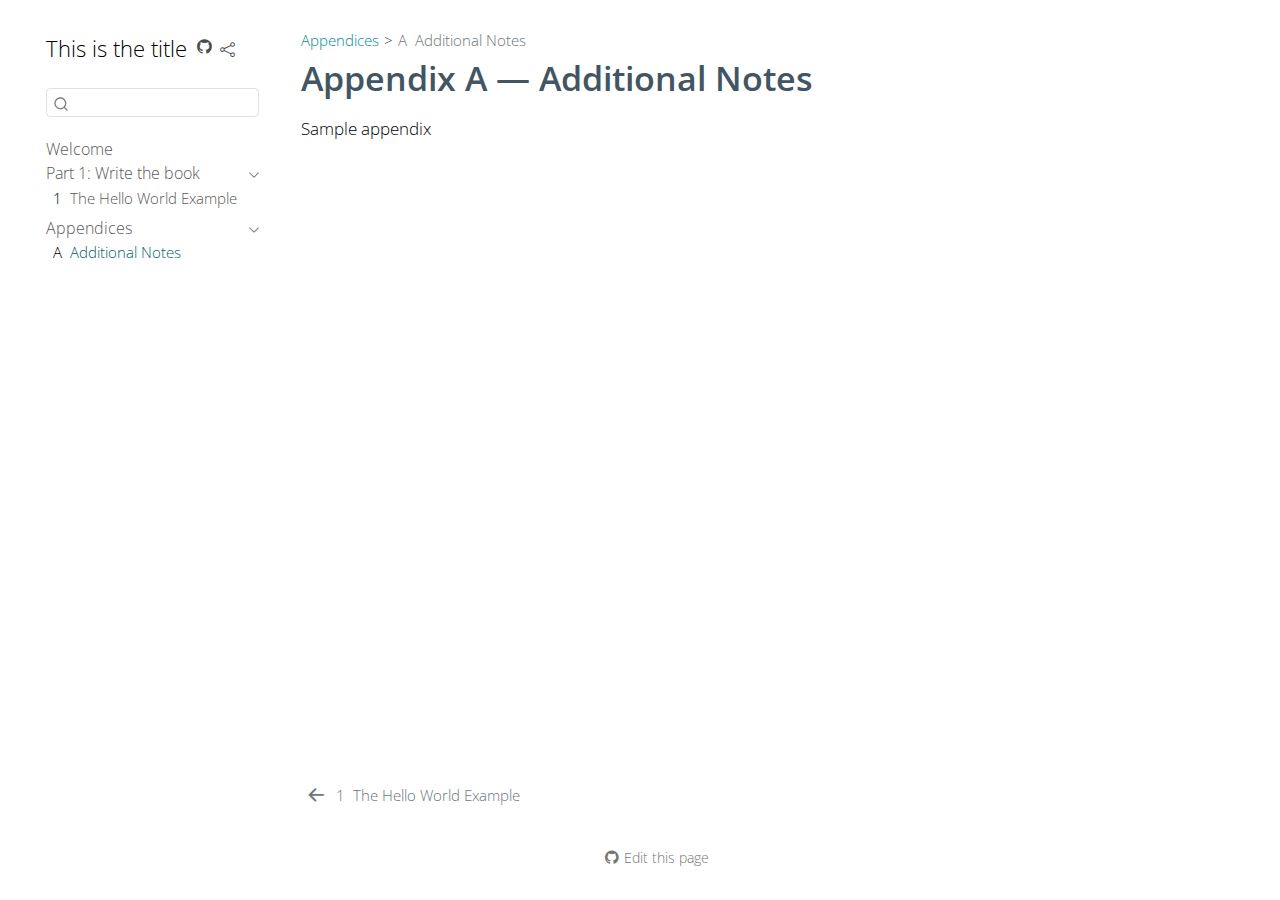
<file: appendix-notes.html>
<!DOCTYPE html>
<html xmlns="http://www.w3.org/1999/xhtml" lang="en" xml:lang="en"><head>

<meta charset="utf-8">
<meta name="generator" content="quarto-1.4.555">

<meta name="viewport" content="width=device-width, initial-scale=1.0, user-scalable=yes">

<meta name="description" content="Add some description here if you like.">

<title>This is the title - Appendix A — Additional Notes</title>
<style>
code{white-space: pre-wrap;}
span.smallcaps{font-variant: small-caps;}
div.columns{display: flex; gap: min(4vw, 1.5em);}
div.column{flex: auto; overflow-x: auto;}
div.hanging-indent{margin-left: 1.5em; text-indent: -1.5em;}
ul.task-list{list-style: none;}
ul.task-list li input[type="checkbox"] {
  width: 0.8em;
  margin: 0 0.8em 0.2em -1em; /* quarto-specific, see https://github.com/quarto-dev/quarto-cli/issues/4556 */ 
  vertical-align: middle;
}
</style>


<script src="site_libs/quarto-nav/quarto-nav.js"></script>
<script src="site_libs/quarto-nav/headroom.min.js"></script>
<script src="site_libs/clipboard/clipboard.min.js"></script>
<script src="site_libs/quarto-search/autocomplete.umd.js"></script>
<script src="site_libs/quarto-search/fuse.min.js"></script>
<script src="site_libs/quarto-search/quarto-search.js"></script>
<meta name="quarto:offset" content="./">
<link href="./hello-world.html" rel="prev">
<script src="site_libs/quarto-html/quarto.js"></script>
<script src="site_libs/quarto-html/popper.min.js"></script>
<script src="site_libs/quarto-html/tippy.umd.min.js"></script>
<script src="site_libs/quarto-html/anchor.min.js"></script>
<link href="site_libs/quarto-html/tippy.css" rel="stylesheet">
<link href="site_libs/quarto-html/quarto-syntax-highlighting.css" rel="stylesheet" id="quarto-text-highlighting-styles">
<script src="site_libs/bootstrap/bootstrap.min.js"></script>
<link href="site_libs/bootstrap/bootstrap-icons.css" rel="stylesheet">
<link href="site_libs/bootstrap/bootstrap.min.css" rel="stylesheet" id="quarto-bootstrap" data-mode="light">
<script id="quarto-search-options" type="application/json">{
  "location": "sidebar",
  "copy-button": false,
  "collapse-after": 3,
  "panel-placement": "start",
  "type": "textbox",
  "limit": 50,
  "keyboard-shortcut": [
    "f",
    "/",
    "s"
  ],
  "show-item-context": false,
  "language": {
    "search-no-results-text": "No results",
    "search-matching-documents-text": "matching documents",
    "search-copy-link-title": "Copy link to search",
    "search-hide-matches-text": "Hide additional matches",
    "search-more-match-text": "more match in this document",
    "search-more-matches-text": "more matches in this document",
    "search-clear-button-title": "Clear",
    "search-text-placeholder": "",
    "search-detached-cancel-button-title": "Cancel",
    "search-submit-button-title": "Submit",
    "search-label": "Search"
  }
}</script>


</head>

<body class="nav-sidebar floating">

<div id="quarto-search-results"></div>
  <header id="quarto-header" class="headroom fixed-top">
  <nav class="quarto-secondary-nav">
    <div class="container-fluid d-flex">
      <button type="button" class="quarto-btn-toggle btn" data-bs-toggle="collapse" data-bs-target=".quarto-sidebar-collapse-item" aria-controls="quarto-sidebar" aria-expanded="false" aria-label="Toggle sidebar navigation" onclick="if (window.quartoToggleHeadroom) { window.quartoToggleHeadroom(); }">
        <i class="bi bi-layout-text-sidebar-reverse"></i>
      </button>
        <nav class="quarto-page-breadcrumbs" aria-label="breadcrumb"><ol class="breadcrumb"><li class="breadcrumb-item"><a href="./appendix-notes.html">Appendices</a></li><li class="breadcrumb-item"><a href="./appendix-notes.html"><span class="chapter-number">A</span>&nbsp; <span class="chapter-title">Additional Notes</span></a></li></ol></nav>
        <a class="flex-grow-1" role="button" data-bs-toggle="collapse" data-bs-target=".quarto-sidebar-collapse-item" aria-controls="quarto-sidebar" aria-expanded="false" aria-label="Toggle sidebar navigation" onclick="if (window.quartoToggleHeadroom) { window.quartoToggleHeadroom(); }">      
        </a>
      <button type="button" class="btn quarto-search-button" aria-label="" onclick="window.quartoOpenSearch();">
        <i class="bi bi-search"></i>
      </button>
    </div>
  </nav>
</header>
<!-- content -->
<div id="quarto-content" class="quarto-container page-columns page-rows-contents page-layout-article">
<!-- sidebar -->
  <nav id="quarto-sidebar" class="sidebar collapse collapse-horizontal quarto-sidebar-collapse-item sidebar-navigation floating overflow-auto">
    <div class="pt-lg-2 mt-2 text-left sidebar-header">
    <div class="sidebar-title mb-0 py-0">
      <a href="./">This is the title</a> 
        <div class="sidebar-tools-main">
    <a href="https://github.com/NINAnor/NINA-ebook-template" title="Source Code" class="quarto-navigation-tool px-1" aria-label="Source Code"><i class="bi bi-github"></i></a>
    <div class="dropdown">
      <a href="" title="Share" id="quarto-navigation-tool-dropdown-0" class="quarto-navigation-tool dropdown-toggle px-1" data-bs-toggle="dropdown" aria-expanded="false" aria-label="Share"><i class="bi bi-share"></i></a>
      <ul class="dropdown-menu" aria-labelledby="quarto-navigation-tool-dropdown-0">
          <li>
            <a class="dropdown-item sidebar-tools-main-item" href="https://twitter.com/intent/tweet?url=|url|">
              <i class="bi bi-bi-twitter pe-1"></i>
            Twitter
            </a>
          </li>
          <li>
            <a class="dropdown-item sidebar-tools-main-item" href="https://www.facebook.com/sharer/sharer.php?u=|url|">
              <i class="bi bi-bi-facebook pe-1"></i>
            Facebook
            </a>
          </li>
          <li>
            <a class="dropdown-item sidebar-tools-main-item" href="https://www.linkedin.com/sharing/share-offsite/?url=|url|">
              <i class="bi bi-bi-linkedin pe-1"></i>
            LinkedIn
            </a>
          </li>
      </ul>
    </div>
</div>
    </div>
      </div>
        <div class="mt-2 flex-shrink-0 align-items-center">
        <div class="sidebar-search">
        <div id="quarto-search" class="" title="Search"></div>
        </div>
        </div>
    <div class="sidebar-menu-container"> 
    <ul class="list-unstyled mt-1">
        <li class="sidebar-item">
  <div class="sidebar-item-container"> 
  <a href="./index.html" class="sidebar-item-text sidebar-link">
 <span class="menu-text">Welcome</span></a>
  </div>
</li>
        <li class="sidebar-item sidebar-item-section">
      <div class="sidebar-item-container"> 
            <a href="./my-first-book.html" class="sidebar-item-text sidebar-link">
 <span class="menu-text">Part 1: Write the book</span></a>
          <a class="sidebar-item-toggle text-start" data-bs-toggle="collapse" data-bs-target="#quarto-sidebar-section-1" aria-expanded="true" aria-label="Toggle section">
            <i class="bi bi-chevron-right ms-2"></i>
          </a> 
      </div>
      <ul id="quarto-sidebar-section-1" class="collapse list-unstyled sidebar-section depth1 show">  
          <li class="sidebar-item">
  <div class="sidebar-item-container"> 
  <a href="./hello-world.html" class="sidebar-item-text sidebar-link">
 <span class="menu-text"><span class="chapter-number">1</span>&nbsp; <span class="chapter-title">The Hello World Example</span></span></a>
  </div>
</li>
      </ul>
  </li>
        <li class="sidebar-item sidebar-item-section">
      <div class="sidebar-item-container"> 
            <a class="sidebar-item-text sidebar-link text-start" data-bs-toggle="collapse" data-bs-target="#quarto-sidebar-section-2" aria-expanded="true">
 <span class="menu-text">Appendices</span></a>
          <a class="sidebar-item-toggle text-start" data-bs-toggle="collapse" data-bs-target="#quarto-sidebar-section-2" aria-expanded="true" aria-label="Toggle section">
            <i class="bi bi-chevron-right ms-2"></i>
          </a> 
      </div>
      <ul id="quarto-sidebar-section-2" class="collapse list-unstyled sidebar-section depth1 show">  
          <li class="sidebar-item">
  <div class="sidebar-item-container"> 
  <a href="./appendix-notes.html" class="sidebar-item-text sidebar-link active">
 <span class="menu-text"><span class="chapter-number">A</span>&nbsp; <span class="chapter-title">Additional Notes</span></span></a>
  </div>
</li>
      </ul>
  </li>
    </ul>
    </div>
</nav>
<div id="quarto-sidebar-glass" class="quarto-sidebar-collapse-item" data-bs-toggle="collapse" data-bs-target=".quarto-sidebar-collapse-item"></div>
<!-- margin-sidebar -->
    <div id="quarto-margin-sidebar" class="sidebar margin-sidebar">
        
    </div>
<!-- main -->
<main class="content" id="quarto-document-content">

<header id="title-block-header" class="quarto-title-block default"><nav class="quarto-page-breadcrumbs quarto-title-breadcrumbs d-none d-lg-block" aria-label="breadcrumb"><ol class="breadcrumb"><li class="breadcrumb-item"><a href="./appendix-notes.html">Appendices</a></li><li class="breadcrumb-item"><a href="./appendix-notes.html"><span class="chapter-number">A</span>&nbsp; <span class="chapter-title">Additional Notes</span></a></li></ol></nav>
<div class="quarto-title">
<h1 class="title"><span id="sec-appendix" class="quarto-section-identifier">Appendix A — Additional Notes</span></h1>
</div>



<div class="quarto-title-meta">

    
  
    
  </div>
  


</header>


<p>Sample appendix</p>



</main> <!-- /main -->
<script id="quarto-html-after-body" type="application/javascript">
window.document.addEventListener("DOMContentLoaded", function (event) {
  const toggleBodyColorMode = (bsSheetEl) => {
    const mode = bsSheetEl.getAttribute("data-mode");
    const bodyEl = window.document.querySelector("body");
    if (mode === "dark") {
      bodyEl.classList.add("quarto-dark");
      bodyEl.classList.remove("quarto-light");
    } else {
      bodyEl.classList.add("quarto-light");
      bodyEl.classList.remove("quarto-dark");
    }
  }
  const toggleBodyColorPrimary = () => {
    const bsSheetEl = window.document.querySelector("link#quarto-bootstrap");
    if (bsSheetEl) {
      toggleBodyColorMode(bsSheetEl);
    }
  }
  toggleBodyColorPrimary();  
  const icon = "";
  const anchorJS = new window.AnchorJS();
  anchorJS.options = {
    placement: 'right',
    icon: icon
  };
  anchorJS.add('.anchored');
  const isCodeAnnotation = (el) => {
    for (const clz of el.classList) {
      if (clz.startsWith('code-annotation-')) {                     
        return true;
      }
    }
    return false;
  }
  const clipboard = new window.ClipboardJS('.code-copy-button', {
    text: function(trigger) {
      const codeEl = trigger.previousElementSibling.cloneNode(true);
      for (const childEl of codeEl.children) {
        if (isCodeAnnotation(childEl)) {
          childEl.remove();
        }
      }
      return codeEl.innerText;
    }
  });
  clipboard.on('success', function(e) {
    // button target
    const button = e.trigger;
    // don't keep focus
    button.blur();
    // flash "checked"
    button.classList.add('code-copy-button-checked');
    var currentTitle = button.getAttribute("title");
    button.setAttribute("title", "Copied!");
    let tooltip;
    if (window.bootstrap) {
      button.setAttribute("data-bs-toggle", "tooltip");
      button.setAttribute("data-bs-placement", "left");
      button.setAttribute("data-bs-title", "Copied!");
      tooltip = new bootstrap.Tooltip(button, 
        { trigger: "manual", 
          customClass: "code-copy-button-tooltip",
          offset: [0, -8]});
      tooltip.show();    
    }
    setTimeout(function() {
      if (tooltip) {
        tooltip.hide();
        button.removeAttribute("data-bs-title");
        button.removeAttribute("data-bs-toggle");
        button.removeAttribute("data-bs-placement");
      }
      button.setAttribute("title", currentTitle);
      button.classList.remove('code-copy-button-checked');
    }, 1000);
    // clear code selection
    e.clearSelection();
  });
    var localhostRegex = new RegExp(/^(?:http|https):\/\/localhost\:?[0-9]*\//);
    var mailtoRegex = new RegExp(/^mailto:/);
      var filterRegex = new RegExp('/' + window.location.host + '/');
    var isInternal = (href) => {
        return filterRegex.test(href) || localhostRegex.test(href) || mailtoRegex.test(href);
    }
    // Inspect non-navigation links and adorn them if external
 	var links = window.document.querySelectorAll('a[href]:not(.nav-link):not(.navbar-brand):not(.toc-action):not(.sidebar-link):not(.sidebar-item-toggle):not(.pagination-link):not(.no-external):not([aria-hidden]):not(.dropdown-item):not(.quarto-navigation-tool)');
    for (var i=0; i<links.length; i++) {
      const link = links[i];
      if (!isInternal(link.href)) {
        // undo the damage that might have been done by quarto-nav.js in the case of
        // links that we want to consider external
        if (link.dataset.originalHref !== undefined) {
          link.href = link.dataset.originalHref;
        }
      }
    }
  function tippyHover(el, contentFn, onTriggerFn, onUntriggerFn) {
    const config = {
      allowHTML: true,
      maxWidth: 500,
      delay: 100,
      arrow: false,
      appendTo: function(el) {
          return el.parentElement;
      },
      interactive: true,
      interactiveBorder: 10,
      theme: 'quarto',
      placement: 'bottom-start',
    };
    if (contentFn) {
      config.content = contentFn;
    }
    if (onTriggerFn) {
      config.onTrigger = onTriggerFn;
    }
    if (onUntriggerFn) {
      config.onUntrigger = onUntriggerFn;
    }
    window.tippy(el, config); 
  }
  const noterefs = window.document.querySelectorAll('a[role="doc-noteref"]');
  for (var i=0; i<noterefs.length; i++) {
    const ref = noterefs[i];
    tippyHover(ref, function() {
      // use id or data attribute instead here
      let href = ref.getAttribute('data-footnote-href') || ref.getAttribute('href');
      try { href = new URL(href).hash; } catch {}
      const id = href.replace(/^#\/?/, "");
      const note = window.document.getElementById(id);
      if (note) {
        return note.innerHTML;
      } else {
        return "";
      }
    });
  }
  const xrefs = window.document.querySelectorAll('a.quarto-xref');
  const processXRef = (id, note) => {
    // Strip column container classes
    const stripColumnClz = (el) => {
      el.classList.remove("page-full", "page-columns");
      if (el.children) {
        for (const child of el.children) {
          stripColumnClz(child);
        }
      }
    }
    stripColumnClz(note)
    if (id === null || id.startsWith('sec-')) {
      // Special case sections, only their first couple elements
      const container = document.createElement("div");
      if (note.children && note.children.length > 2) {
        container.appendChild(note.children[0].cloneNode(true));
        for (let i = 1; i < note.children.length; i++) {
          const child = note.children[i];
          if (child.tagName === "P" && child.innerText === "") {
            continue;
          } else {
            container.appendChild(child.cloneNode(true));
            break;
          }
        }
        if (window.Quarto?.typesetMath) {
          window.Quarto.typesetMath(container);
        }
        return container.innerHTML
      } else {
        if (window.Quarto?.typesetMath) {
          window.Quarto.typesetMath(note);
        }
        return note.innerHTML;
      }
    } else {
      // Remove any anchor links if they are present
      const anchorLink = note.querySelector('a.anchorjs-link');
      if (anchorLink) {
        anchorLink.remove();
      }
      if (window.Quarto?.typesetMath) {
        window.Quarto.typesetMath(note);
      }
      // TODO in 1.5, we should make sure this works without a callout special case
      if (note.classList.contains("callout")) {
        return note.outerHTML;
      } else {
        return note.innerHTML;
      }
    }
  }
  for (var i=0; i<xrefs.length; i++) {
    const xref = xrefs[i];
    tippyHover(xref, undefined, function(instance) {
      instance.disable();
      let url = xref.getAttribute('href');
      let hash = undefined; 
      if (url.startsWith('#')) {
        hash = url;
      } else {
        try { hash = new URL(url).hash; } catch {}
      }
      if (hash) {
        const id = hash.replace(/^#\/?/, "");
        const note = window.document.getElementById(id);
        if (note !== null) {
          try {
            const html = processXRef(id, note.cloneNode(true));
            instance.setContent(html);
          } finally {
            instance.enable();
            instance.show();
          }
        } else {
          // See if we can fetch this
          fetch(url.split('#')[0])
          .then(res => res.text())
          .then(html => {
            const parser = new DOMParser();
            const htmlDoc = parser.parseFromString(html, "text/html");
            const note = htmlDoc.getElementById(id);
            if (note !== null) {
              const html = processXRef(id, note);
              instance.setContent(html);
            } 
          }).finally(() => {
            instance.enable();
            instance.show();
          });
        }
      } else {
        // See if we can fetch a full url (with no hash to target)
        // This is a special case and we should probably do some content thinning / targeting
        fetch(url)
        .then(res => res.text())
        .then(html => {
          const parser = new DOMParser();
          const htmlDoc = parser.parseFromString(html, "text/html");
          const note = htmlDoc.querySelector('main.content');
          if (note !== null) {
            // This should only happen for chapter cross references
            // (since there is no id in the URL)
            // remove the first header
            if (note.children.length > 0 && note.children[0].tagName === "HEADER") {
              note.children[0].remove();
            }
            const html = processXRef(null, note);
            instance.setContent(html);
          } 
        }).finally(() => {
          instance.enable();
          instance.show();
        });
      }
    }, function(instance) {
    });
  }
      let selectedAnnoteEl;
      const selectorForAnnotation = ( cell, annotation) => {
        let cellAttr = 'data-code-cell="' + cell + '"';
        let lineAttr = 'data-code-annotation="' +  annotation + '"';
        const selector = 'span[' + cellAttr + '][' + lineAttr + ']';
        return selector;
      }
      const selectCodeLines = (annoteEl) => {
        const doc = window.document;
        const targetCell = annoteEl.getAttribute("data-target-cell");
        const targetAnnotation = annoteEl.getAttribute("data-target-annotation");
        const annoteSpan = window.document.querySelector(selectorForAnnotation(targetCell, targetAnnotation));
        const lines = annoteSpan.getAttribute("data-code-lines").split(",");
        const lineIds = lines.map((line) => {
          return targetCell + "-" + line;
        })
        let top = null;
        let height = null;
        let parent = null;
        if (lineIds.length > 0) {
            //compute the position of the single el (top and bottom and make a div)
            const el = window.document.getElementById(lineIds[0]);
            top = el.offsetTop;
            height = el.offsetHeight;
            parent = el.parentElement.parentElement;
          if (lineIds.length > 1) {
            const lastEl = window.document.getElementById(lineIds[lineIds.length - 1]);
            const bottom = lastEl.offsetTop + lastEl.offsetHeight;
            height = bottom - top;
          }
          if (top !== null && height !== null && parent !== null) {
            // cook up a div (if necessary) and position it 
            let div = window.document.getElementById("code-annotation-line-highlight");
            if (div === null) {
              div = window.document.createElement("div");
              div.setAttribute("id", "code-annotation-line-highlight");
              div.style.position = 'absolute';
              parent.appendChild(div);
            }
            div.style.top = top - 2 + "px";
            div.style.height = height + 4 + "px";
            div.style.left = 0;
            let gutterDiv = window.document.getElementById("code-annotation-line-highlight-gutter");
            if (gutterDiv === null) {
              gutterDiv = window.document.createElement("div");
              gutterDiv.setAttribute("id", "code-annotation-line-highlight-gutter");
              gutterDiv.style.position = 'absolute';
              const codeCell = window.document.getElementById(targetCell);
              const gutter = codeCell.querySelector('.code-annotation-gutter');
              gutter.appendChild(gutterDiv);
            }
            gutterDiv.style.top = top - 2 + "px";
            gutterDiv.style.height = height + 4 + "px";
          }
          selectedAnnoteEl = annoteEl;
        }
      };
      const unselectCodeLines = () => {
        const elementsIds = ["code-annotation-line-highlight", "code-annotation-line-highlight-gutter"];
        elementsIds.forEach((elId) => {
          const div = window.document.getElementById(elId);
          if (div) {
            div.remove();
          }
        });
        selectedAnnoteEl = undefined;
      };
        // Handle positioning of the toggle
    window.addEventListener(
      "resize",
      throttle(() => {
        elRect = undefined;
        if (selectedAnnoteEl) {
          selectCodeLines(selectedAnnoteEl);
        }
      }, 10)
    );
    function throttle(fn, ms) {
    let throttle = false;
    let timer;
      return (...args) => {
        if(!throttle) { // first call gets through
            fn.apply(this, args);
            throttle = true;
        } else { // all the others get throttled
            if(timer) clearTimeout(timer); // cancel #2
            timer = setTimeout(() => {
              fn.apply(this, args);
              timer = throttle = false;
            }, ms);
        }
      };
    }
      // Attach click handler to the DT
      const annoteDls = window.document.querySelectorAll('dt[data-target-cell]');
      for (const annoteDlNode of annoteDls) {
        annoteDlNode.addEventListener('click', (event) => {
          const clickedEl = event.target;
          if (clickedEl !== selectedAnnoteEl) {
            unselectCodeLines();
            const activeEl = window.document.querySelector('dt[data-target-cell].code-annotation-active');
            if (activeEl) {
              activeEl.classList.remove('code-annotation-active');
            }
            selectCodeLines(clickedEl);
            clickedEl.classList.add('code-annotation-active');
          } else {
            // Unselect the line
            unselectCodeLines();
            clickedEl.classList.remove('code-annotation-active');
          }
        });
      }
  const findCites = (el) => {
    const parentEl = el.parentElement;
    if (parentEl) {
      const cites = parentEl.dataset.cites;
      if (cites) {
        return {
          el,
          cites: cites.split(' ')
        };
      } else {
        return findCites(el.parentElement)
      }
    } else {
      return undefined;
    }
  };
  var bibliorefs = window.document.querySelectorAll('a[role="doc-biblioref"]');
  for (var i=0; i<bibliorefs.length; i++) {
    const ref = bibliorefs[i];
    const citeInfo = findCites(ref);
    if (citeInfo) {
      tippyHover(citeInfo.el, function() {
        var popup = window.document.createElement('div');
        citeInfo.cites.forEach(function(cite) {
          var citeDiv = window.document.createElement('div');
          citeDiv.classList.add('hanging-indent');
          citeDiv.classList.add('csl-entry');
          var biblioDiv = window.document.getElementById('ref-' + cite);
          if (biblioDiv) {
            citeDiv.innerHTML = biblioDiv.innerHTML;
          }
          popup.appendChild(citeDiv);
        });
        return popup.innerHTML;
      });
    }
  }
});
</script>
<nav class="page-navigation">
  <div class="nav-page nav-page-previous">
      <a href="./hello-world.html" class="pagination-link" aria-label="The Hello World Example">
        <i class="bi bi-arrow-left-short"></i> <span class="nav-page-text"><span class="chapter-number">1</span>&nbsp; <span class="chapter-title">The Hello World Example</span></span>
      </a>          
  </div>
  <div class="nav-page nav-page-next">
  </div>
</nav>
</div> <!-- /content -->




<footer class="footer"><div class="nav-footer"><div class="nav-footer-center"><div class="toc-actions"><ul><li><a href="https://github.com/NINAnor/NINA-ebook-template/edit/main/appendix-notes.qmd" class="toc-action"><i class="bi bi-github"></i>Edit this page</a></li></ul></div></div></div></footer></body></html>
</file>
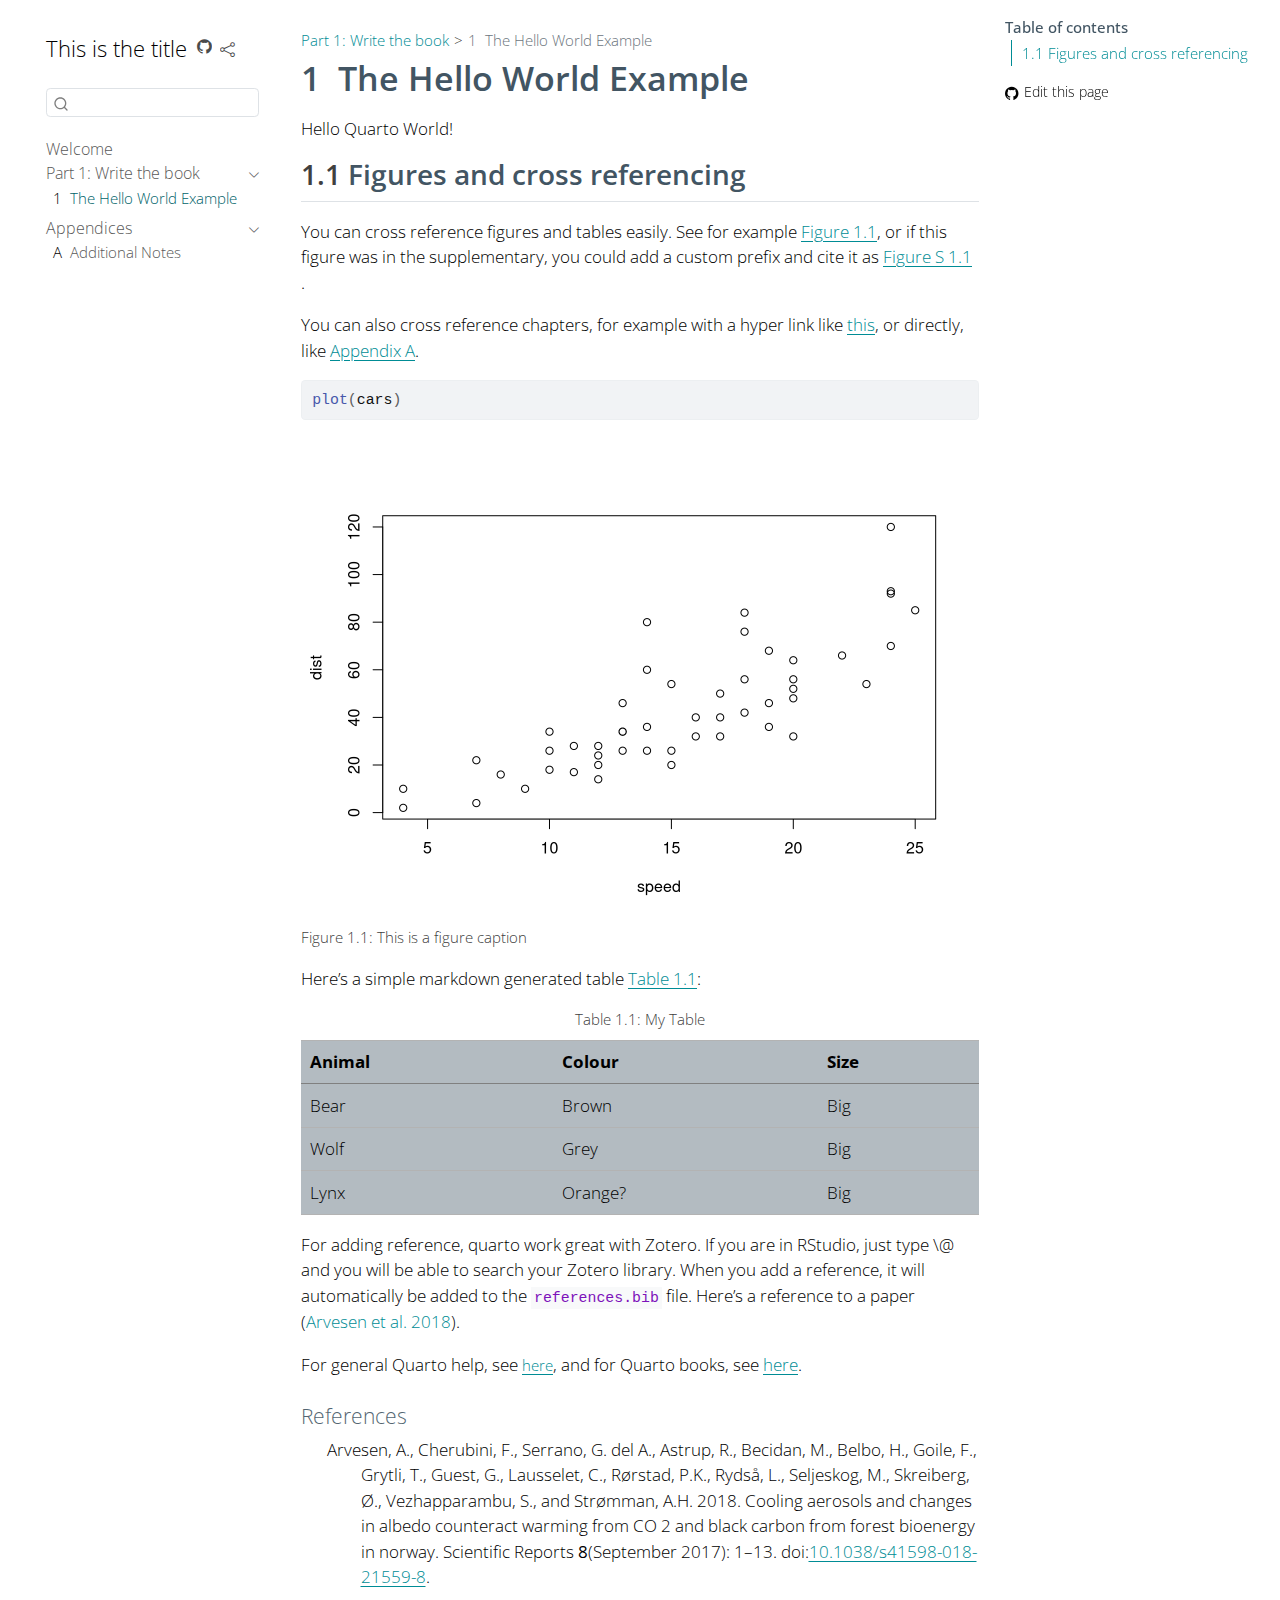
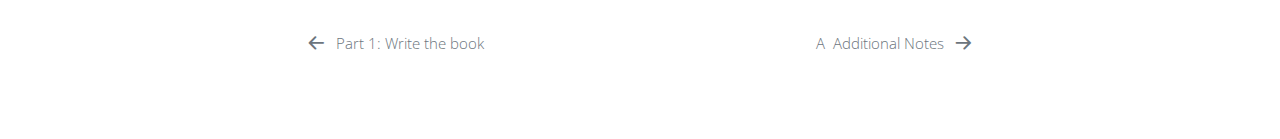
<file: hello-world.html>
<!DOCTYPE html>
<html xmlns="http://www.w3.org/1999/xhtml" lang="en" xml:lang="en"><head>
<meta http-equiv="Content-Type" content="text/html; charset=UTF-8">
<meta charset="utf-8">
<meta name="generator" content="quarto-1.4.555">
<meta name="viewport" content="width=device-width, initial-scale=1.0, user-scalable=yes">
<meta name="description" content="Add some description here if you like.">
<title>This is the title - 1&nbsp; The Hello World Example</title>
<style>
code{white-space: pre-wrap;}
span.smallcaps{font-variant: small-caps;}
div.columns{display: flex; gap: min(4vw, 1.5em);}
div.column{flex: auto; overflow-x: auto;}
div.hanging-indent{margin-left: 1.5em; text-indent: -1.5em;}
ul.task-list{list-style: none;}
ul.task-list li input[type="checkbox"] {
  width: 0.8em;
  margin: 0 0.8em 0.2em -1em; /* quarto-specific, see https://github.com/quarto-dev/quarto-cli/issues/4556 */ 
  vertical-align: middle;
}
/* CSS for syntax highlighting */
pre > code.sourceCode { white-space: pre; position: relative; }
pre > code.sourceCode > span { line-height: 1.25; }
pre > code.sourceCode > span:empty { height: 1.2em; }
.sourceCode { overflow: visible; }
code.sourceCode > span { color: inherit; text-decoration: inherit; }
div.sourceCode { margin: 1em 0; }
pre.sourceCode { margin: 0; }
@media screen {
div.sourceCode { overflow: auto; }
}
@media print {
pre > code.sourceCode { white-space: pre-wrap; }
pre > code.sourceCode > span { text-indent: -5em; padding-left: 5em; }
}
pre.numberSource code
  { counter-reset: source-line 0; }
pre.numberSource code > span
  { position: relative; left: -4em; counter-increment: source-line; }
pre.numberSource code > span > a:first-child::before
  { content: counter(source-line);
    position: relative; left: -1em; text-align: right; vertical-align: baseline;
    border: none; display: inline-block;
    -webkit-touch-callout: none; -webkit-user-select: none;
    -khtml-user-select: none; -moz-user-select: none;
    -ms-user-select: none; user-select: none;
    padding: 0 4px; width: 4em;
  }
pre.numberSource { margin-left: 3em;  padding-left: 4px; }
div.sourceCode
  {   }
@media screen {
pre > code.sourceCode > span > a:first-child::before { text-decoration: underline; }
}
/* CSS for citations */
div.csl-bib-body { }
div.csl-entry {
  clear: both;
  margin-bottom: 0em;
}
.hanging-indent div.csl-entry {
  margin-left:2em;
  text-indent:-2em;
}
div.csl-left-margin {
  min-width:2em;
  float:left;
}
div.csl-right-inline {
  margin-left:2em;
  padding-left:1em;
}
div.csl-indent {
  margin-left: 2em;
}</style>

<script src="site_libs/quarto-nav/quarto-nav.js"></script>
<script src="site_libs/quarto-nav/headroom.min.js"></script>
<script src="site_libs/clipboard/clipboard.min.js"></script>
<script src="site_libs/quarto-search/autocomplete.umd.js"></script>
<script src="site_libs/quarto-search/fuse.min.js"></script>
<script src="site_libs/quarto-search/quarto-search.js"></script>
<meta name="quarto:offset" content="./">
<link href="./appendix-notes.html" rel="next">
<link href="./my-first-book.html" rel="prev">
<script src="site_libs/quarto-html/quarto.js"></script>
<script src="site_libs/quarto-html/popper.min.js"></script>
<script src="site_libs/quarto-html/tippy.umd.min.js"></script>
<script src="site_libs/quarto-html/anchor.min.js"></script>
<link href="site_libs/quarto-html/tippy.css" rel="stylesheet">
<link href="site_libs/quarto-html/quarto-syntax-highlighting.css" rel="stylesheet" id="quarto-text-highlighting-styles">
<script src="site_libs/bootstrap/bootstrap.min.js"></script>
<link href="site_libs/bootstrap/bootstrap-icons.css" rel="stylesheet">
<link href="site_libs/bootstrap/bootstrap.min.css" rel="stylesheet" id="quarto-bootstrap" data-mode="light"><script id="quarto-search-options" type="application/json">{
  "location": "sidebar",
  "copy-button": false,
  "collapse-after": 3,
  "panel-placement": "start",
  "type": "textbox",
  "limit": 50,
  "keyboard-shortcut": [
    "f",
    "/",
    "s"
  ],
  "show-item-context": false,
  "language": {
    "search-no-results-text": "No results",
    "search-matching-documents-text": "matching documents",
    "search-copy-link-title": "Copy link to search",
    "search-hide-matches-text": "Hide additional matches",
    "search-more-match-text": "more match in this document",
    "search-more-matches-text": "more matches in this document",
    "search-clear-button-title": "Clear",
    "search-text-placeholder": "",
    "search-detached-cancel-button-title": "Cancel",
    "search-submit-button-title": "Submit",
    "search-label": "Search"
  }
}</script>
</head>
<body class="nav-sidebar floating">

<div id="quarto-search-results"></div>
  <header id="quarto-header" class="headroom fixed-top"><nav class="quarto-secondary-nav"><div class="container-fluid d-flex">
      <button type="button" class="quarto-btn-toggle btn" data-bs-toggle="collapse" data-bs-target=".quarto-sidebar-collapse-item" aria-controls="quarto-sidebar" aria-expanded="false" aria-label="Toggle sidebar navigation" onclick="if (window.quartoToggleHeadroom) { window.quartoToggleHeadroom(); }">
        <i class="bi bi-layout-text-sidebar-reverse"></i>
      </button>
        <nav class="quarto-page-breadcrumbs" aria-label="breadcrumb"><ol class="breadcrumb"><li class="breadcrumb-item"><a href="./my-first-book.html">Part 1: Write the book</a></li><li class="breadcrumb-item"><a href="./hello-world.html"><span class="chapter-number">1</span>&nbsp; <span class="chapter-title">The Hello World Example</span></a></li></ol></nav>
        <a class="flex-grow-1" role="button" data-bs-toggle="collapse" data-bs-target=".quarto-sidebar-collapse-item" aria-controls="quarto-sidebar" aria-expanded="false" aria-label="Toggle sidebar navigation" onclick="if (window.quartoToggleHeadroom) { window.quartoToggleHeadroom(); }">      
        </a>
      <button type="button" class="btn quarto-search-button" aria-label="" onclick="window.quartoOpenSearch();">
        <i class="bi bi-search"></i>
      </button>
    </div>
  </nav></header><!-- content --><div id="quarto-content" class="quarto-container page-columns page-rows-contents page-layout-article">
<!-- sidebar -->
  <nav id="quarto-sidebar" class="sidebar collapse collapse-horizontal quarto-sidebar-collapse-item sidebar-navigation floating overflow-auto"><div class="pt-lg-2 mt-2 text-left sidebar-header">
    <div class="sidebar-title mb-0 py-0">
      <a href="./">This is the title</a> 
        <div class="sidebar-tools-main">
    <a href="https://github.com/NINAnor/NINA-ebook-template" title="Source Code" class="quarto-navigation-tool px-1" aria-label="Source Code"><i class="bi bi-github"></i></a>
    <div class="dropdown">
      <a href="" title="Share" id="quarto-navigation-tool-dropdown-0" class="quarto-navigation-tool dropdown-toggle px-1" data-bs-toggle="dropdown" aria-expanded="false" aria-label="Share"><i class="bi bi-share"></i></a>
      <ul class="dropdown-menu" aria-labelledby="quarto-navigation-tool-dropdown-0">
<li>
            <a class="dropdown-item sidebar-tools-main-item" href="https://twitter.com/intent/tweet?url=%7Curl%7C">
              <i class="bi bi-bi-twitter pe-1"></i>
            Twitter
            </a>
          </li>
          <li>
            <a class="dropdown-item sidebar-tools-main-item" href="https://www.facebook.com/sharer/sharer.php?u=%7Curl%7C">
              <i class="bi bi-bi-facebook pe-1"></i>
            Facebook
            </a>
          </li>
          <li>
            <a class="dropdown-item sidebar-tools-main-item" href="https://www.linkedin.com/sharing/share-offsite/?url=%7Curl%7C">
              <i class="bi bi-bi-linkedin pe-1"></i>
            LinkedIn
            </a>
          </li>
      </ul>
</div>
</div>
    </div>
      </div>
        <div class="mt-2 flex-shrink-0 align-items-center">
        <div class="sidebar-search">
        <div id="quarto-search" class="" title="Search"></div>
        </div>
        </div>
    <div class="sidebar-menu-container"> 
    <ul class="list-unstyled mt-1">
<li class="sidebar-item">
  <div class="sidebar-item-container"> 
  <a href="./index.html" class="sidebar-item-text sidebar-link">
 <span class="menu-text">Welcome</span></a>
  </div>
</li>
        <li class="sidebar-item sidebar-item-section">
      <div class="sidebar-item-container"> 
            <a href="./my-first-book.html" class="sidebar-item-text sidebar-link">
 <span class="menu-text">Part 1: Write the book</span></a>
          <a class="sidebar-item-toggle text-start" data-bs-toggle="collapse" data-bs-target="#quarto-sidebar-section-1" aria-expanded="true" aria-label="Toggle section">
            <i class="bi bi-chevron-right ms-2"></i>
          </a> 
      </div>
      <ul id="quarto-sidebar-section-1" class="collapse list-unstyled sidebar-section depth1 show">
<li class="sidebar-item">
  <div class="sidebar-item-container"> 
  <a href="./hello-world.html" class="sidebar-item-text sidebar-link active">
 <span class="menu-text"><span class="chapter-number">1</span>&nbsp; <span class="chapter-title">The Hello World Example</span></span></a>
  </div>
</li>
      </ul>
</li>
        <li class="sidebar-item sidebar-item-section">
      <div class="sidebar-item-container"> 
            <a class="sidebar-item-text sidebar-link text-start" data-bs-toggle="collapse" data-bs-target="#quarto-sidebar-section-2" aria-expanded="true">
 <span class="menu-text">Appendices</span></a>
          <a class="sidebar-item-toggle text-start" data-bs-toggle="collapse" data-bs-target="#quarto-sidebar-section-2" aria-expanded="true" aria-label="Toggle section">
            <i class="bi bi-chevron-right ms-2"></i>
          </a> 
      </div>
      <ul id="quarto-sidebar-section-2" class="collapse list-unstyled sidebar-section depth1 show">
<li class="sidebar-item">
  <div class="sidebar-item-container"> 
  <a href="./appendix-notes.html" class="sidebar-item-text sidebar-link">
 <span class="menu-text"><span class="chapter-number">A</span>&nbsp; <span class="chapter-title">Additional Notes</span></span></a>
  </div>
</li>
      </ul>
</li>
    </ul>
</div>
</nav><div id="quarto-sidebar-glass" class="quarto-sidebar-collapse-item" data-bs-toggle="collapse" data-bs-target=".quarto-sidebar-collapse-item"></div>
<!-- margin-sidebar -->
    <div id="quarto-margin-sidebar" class="sidebar margin-sidebar">
        <nav id="TOC" role="doc-toc" class="toc-active"><h2 id="toc-title">Table of contents</h2>
   
  <ul>
<li><a href="#figures-and-cross-referencing" id="toc-figures-and-cross-referencing" class="nav-link active" data-scroll-target="#figures-and-cross-referencing"><span class="header-section-number">1.1</span> Figures and cross referencing</a></li>
  </ul><div class="toc-actions"><ul><li><a href="https://github.com/NINAnor/NINA-ebook-template/edit/main/hello-world.qmd" class="toc-action"><i class="bi bi-github"></i>Edit this page</a></li></ul></div></nav>
    </div>
<!-- main -->
<main class="content" id="quarto-document-content"><header id="title-block-header" class="quarto-title-block default"><nav class="quarto-page-breadcrumbs quarto-title-breadcrumbs d-none d-lg-block" aria-label="breadcrumb"><ol class="breadcrumb"><li class="breadcrumb-item"><a href="./my-first-book.html">Part 1: Write the book</a></li><li class="breadcrumb-item"><a href="./hello-world.html"><span class="chapter-number">1</span>&nbsp; <span class="chapter-title">The Hello World Example</span></a></li></ol></nav><div class="quarto-title">
<h1 class="title"><span id="sec-hello-world" class="quarto-section-identifier"><span class="chapter-number">1</span>&nbsp; <span class="chapter-title">The Hello World Example</span></span></h1>
</div>



<div class="quarto-title-meta">

    
  
    
  </div>
  


</header><p>Hello Quarto World!</p>
<section id="figures-and-cross-referencing" class="level2" data-number="1.1"><h2 data-number="1.1" class="anchored" data-anchor-id="figures-and-cross-referencing">
<span class="header-section-number">1.1</span> Figures and cross referencing</h2>
<p>You can cross reference figures and tables easily. See for example <a href="#fig-plot" class="quarto-xref">Figure&nbsp;<span>1.1</span></a>, or if this figure was in the supplementary, you could add a custom prefix and cite it as <a href="#fig-plot" class="quarto-xref">Figure S&nbsp;<span>1.1</span></a> .</p>
<p>You can also cross reference chapters, for example with a hyper link like <a href="appendix-notes.html">this</a>, or directly, like <a href="appendix-notes.html" class="quarto-xref"><span>Appendix A</span></a>.</p>
<div class="cell">
<div class="sourceCode" id="cb1"><pre class="downlit sourceCode r code-with-copy"><code class="sourceCode R"><span><span class="fu"><a href="https://rdrr.io/r/graphics/plot.default.html">plot</a></span><span class="op">(</span><span class="va">cars</span><span class="op">)</span></span></code><button title="Copy to Clipboard" class="code-copy-button"><i class="bi"></i></button></pre></div>
<div class="cell-output-display">
<div id="fig-plot" class="quarto-figure quarto-figure-center quarto-float anchored">
<figure class="quarto-float quarto-float-fig figure"><div aria-describedby="fig-plot-caption-0ceaefa1-69ba-4598-a22c-09a6ac19f8ca">
<img src="hello-world_files/figure-html/fig-plot-1.png" class="img-fluid figure-img" width="672">
</div>
<figcaption class="quarto-float-caption-bottom quarto-float-caption quarto-float-fig" id="fig-plot-caption-0ceaefa1-69ba-4598-a22c-09a6ac19f8ca">
Figure&nbsp;1.1: This is a figure caption
</figcaption></figure>
</div>
</div>
</div>
<p>Here’s a simple markdown generated table <a href="#tbl-myTable" class="quarto-xref">Table&nbsp;<span>1.1</span></a>:</p>
<div id="tbl-myTable" class="quarto-float anchored">
<figure class="quarto-float quarto-float-tbl figure"><figcaption class="quarto-float-caption-top quarto-float-caption quarto-float-tbl" id="tbl-myTable-caption-0ceaefa1-69ba-4598-a22c-09a6ac19f8ca">
Table&nbsp;1.1: My Table
</figcaption><div aria-describedby="tbl-myTable-caption-0ceaefa1-69ba-4598-a22c-09a6ac19f8ca">
<table class="caption-top table">
<thead><tr class="header">
<th>Animal</th>
<th>Colour</th>
<th>Size</th>
</tr></thead>
<tbody>
<tr class="odd">
<td>Bear</td>
<td>Brown</td>
<td>Big</td>
</tr>
<tr class="even">
<td>Wolf</td>
<td>Grey</td>
<td>Big</td>
</tr>
<tr class="odd">
<td>Lynx</td>
<td>Orange?</td>
<td>Big</td>
</tr>
</tbody>
</table>
</div>
</figure>
</div>
<p>For adding reference, quarto work great with Zotero. If you are in RStudio, just type \@ and you will be able to search your Zotero library. When you add a reference, it will automatically be added to the <code>references.bib</code> file. Here’s a reference to a paper <span class="citation" data-cites="arvesen2018">(<a href="#ref-arvesen2018" role="doc-biblioref">Arvesen et al. 2018</a>)</span>.</p>
<p>For general Quarto help, see <a href="#0" style="font-size: 11pt;">here</a>, and for Quarto books, see <a href="Quarto – Book Structure>>">here</a>.</p>
<section id="references" class="level4 unnumbered"><h4 class="unnumbered anchored" data-anchor-id="references">References</h4>


<div id="refs" class="references csl-bib-body hanging-indent" data-entry-spacing="0" role="list">
<div id="ref-arvesen2018" class="csl-entry" role="listitem">
Arvesen, A., Cherubini, F., Serrano, G. del A., Astrup, R., Becidan, M., Belbo, H., Goile, F., Grytli, T., Guest, G., Lausselet, C., Rørstad, P.K., Rydså, L., Seljeskog, M., Skreiberg, Ø., Vezhapparambu, S., and Strømman, A.H. 2018. Cooling aerosols and changes in albedo counteract warming from CO 2 and black carbon from forest bioenergy in norway. Scientific Reports <strong>8</strong>(September 2017): 1–13. doi:<a href="https://doi.org/10.1038/s41598-018-21559-8">10.1038/s41598-018-21559-8</a>.
</div>
</div>
</section></section></main><!-- /main --><script id="quarto-html-after-body" type="application/javascript">
window.document.addEventListener("DOMContentLoaded", function (event) {
  const toggleBodyColorMode = (bsSheetEl) => {
    const mode = bsSheetEl.getAttribute("data-mode");
    const bodyEl = window.document.querySelector("body");
    if (mode === "dark") {
      bodyEl.classList.add("quarto-dark");
      bodyEl.classList.remove("quarto-light");
    } else {
      bodyEl.classList.add("quarto-light");
      bodyEl.classList.remove("quarto-dark");
    }
  }
  const toggleBodyColorPrimary = () => {
    const bsSheetEl = window.document.querySelector("link#quarto-bootstrap");
    if (bsSheetEl) {
      toggleBodyColorMode(bsSheetEl);
    }
  }
  toggleBodyColorPrimary();  
  const icon = "";
  const anchorJS = new window.AnchorJS();
  anchorJS.options = {
    placement: 'right',
    icon: icon
  };
  anchorJS.add('.anchored');
  const isCodeAnnotation = (el) => {
    for (const clz of el.classList) {
      if (clz.startsWith('code-annotation-')) {                     
        return true;
      }
    }
    return false;
  }
  const clipboard = new window.ClipboardJS('.code-copy-button', {
    text: function(trigger) {
      const codeEl = trigger.previousElementSibling.cloneNode(true);
      for (const childEl of codeEl.children) {
        if (isCodeAnnotation(childEl)) {
          childEl.remove();
        }
      }
      return codeEl.innerText;
    }
  });
  clipboard.on('success', function(e) {
    // button target
    const button = e.trigger;
    // don't keep focus
    button.blur();
    // flash "checked"
    button.classList.add('code-copy-button-checked');
    var currentTitle = button.getAttribute("title");
    button.setAttribute("title", "Copied!");
    let tooltip;
    if (window.bootstrap) {
      button.setAttribute("data-bs-toggle", "tooltip");
      button.setAttribute("data-bs-placement", "left");
      button.setAttribute("data-bs-title", "Copied!");
      tooltip = new bootstrap.Tooltip(button, 
        { trigger: "manual", 
          customClass: "code-copy-button-tooltip",
          offset: [0, -8]});
      tooltip.show();    
    }
    setTimeout(function() {
      if (tooltip) {
        tooltip.hide();
        button.removeAttribute("data-bs-title");
        button.removeAttribute("data-bs-toggle");
        button.removeAttribute("data-bs-placement");
      }
      button.setAttribute("title", currentTitle);
      button.classList.remove('code-copy-button-checked');
    }, 1000);
    // clear code selection
    e.clearSelection();
  });
    var localhostRegex = new RegExp(/^(?:http|https):\/\/localhost\:?[0-9]*\//);
    var mailtoRegex = new RegExp(/^mailto:/);
      var filterRegex = new RegExp('/' + window.location.host + '/');
    var isInternal = (href) => {
        return filterRegex.test(href) || localhostRegex.test(href) || mailtoRegex.test(href);
    }
    // Inspect non-navigation links and adorn them if external
 	var links = window.document.querySelectorAll('a[href]:not(.nav-link):not(.navbar-brand):not(.toc-action):not(.sidebar-link):not(.sidebar-item-toggle):not(.pagination-link):not(.no-external):not([aria-hidden]):not(.dropdown-item):not(.quarto-navigation-tool)');
    for (var i=0; i<links.length; i++) {
      const link = links[i];
      if (!isInternal(link.href)) {
        // undo the damage that might have been done by quarto-nav.js in the case of
        // links that we want to consider external
        if (link.dataset.originalHref !== undefined) {
          link.href = link.dataset.originalHref;
        }
      }
    }
  function tippyHover(el, contentFn, onTriggerFn, onUntriggerFn) {
    const config = {
      allowHTML: true,
      maxWidth: 500,
      delay: 100,
      arrow: false,
      appendTo: function(el) {
          return el.parentElement;
      },
      interactive: true,
      interactiveBorder: 10,
      theme: 'quarto',
      placement: 'bottom-start',
    };
    if (contentFn) {
      config.content = contentFn;
    }
    if (onTriggerFn) {
      config.onTrigger = onTriggerFn;
    }
    if (onUntriggerFn) {
      config.onUntrigger = onUntriggerFn;
    }
    window.tippy(el, config); 
  }
  const noterefs = window.document.querySelectorAll('a[role="doc-noteref"]');
  for (var i=0; i<noterefs.length; i++) {
    const ref = noterefs[i];
    tippyHover(ref, function() {
      // use id or data attribute instead here
      let href = ref.getAttribute('data-footnote-href') || ref.getAttribute('href');
      try { href = new URL(href).hash; } catch {}
      const id = href.replace(/^#\/?/, "");
      const note = window.document.getElementById(id);
      if (note) {
        return note.innerHTML;
      } else {
        return "";
      }
    });
  }
  const xrefs = window.document.querySelectorAll('a.quarto-xref');
  const processXRef = (id, note) => {
    // Strip column container classes
    const stripColumnClz = (el) => {
      el.classList.remove("page-full", "page-columns");
      if (el.children) {
        for (const child of el.children) {
          stripColumnClz(child);
        }
      }
    }
    stripColumnClz(note)
    if (id === null || id.startsWith('sec-')) {
      // Special case sections, only their first couple elements
      const container = document.createElement("div");
      if (note.children && note.children.length > 2) {
        container.appendChild(note.children[0].cloneNode(true));
        for (let i = 1; i < note.children.length; i++) {
          const child = note.children[i];
          if (child.tagName === "P" && child.innerText === "") {
            continue;
          } else {
            container.appendChild(child.cloneNode(true));
            break;
          }
        }
        if (window.Quarto?.typesetMath) {
          window.Quarto.typesetMath(container);
        }
        return container.innerHTML
      } else {
        if (window.Quarto?.typesetMath) {
          window.Quarto.typesetMath(note);
        }
        return note.innerHTML;
      }
    } else {
      // Remove any anchor links if they are present
      const anchorLink = note.querySelector('a.anchorjs-link');
      if (anchorLink) {
        anchorLink.remove();
      }
      if (window.Quarto?.typesetMath) {
        window.Quarto.typesetMath(note);
      }
      // TODO in 1.5, we should make sure this works without a callout special case
      if (note.classList.contains("callout")) {
        return note.outerHTML;
      } else {
        return note.innerHTML;
      }
    }
  }
  for (var i=0; i<xrefs.length; i++) {
    const xref = xrefs[i];
    tippyHover(xref, undefined, function(instance) {
      instance.disable();
      let url = xref.getAttribute('href');
      let hash = undefined; 
      if (url.startsWith('#')) {
        hash = url;
      } else {
        try { hash = new URL(url).hash; } catch {}
      }
      if (hash) {
        const id = hash.replace(/^#\/?/, "");
        const note = window.document.getElementById(id);
        if (note !== null) {
          try {
            const html = processXRef(id, note.cloneNode(true));
            instance.setContent(html);
          } finally {
            instance.enable();
            instance.show();
          }
        } else {
          // See if we can fetch this
          fetch(url.split('#')[0])
          .then(res => res.text())
          .then(html => {
            const parser = new DOMParser();
            const htmlDoc = parser.parseFromString(html, "text/html");
            const note = htmlDoc.getElementById(id);
            if (note !== null) {
              const html = processXRef(id, note);
              instance.setContent(html);
            } 
          }).finally(() => {
            instance.enable();
            instance.show();
          });
        }
      } else {
        // See if we can fetch a full url (with no hash to target)
        // This is a special case and we should probably do some content thinning / targeting
        fetch(url)
        .then(res => res.text())
        .then(html => {
          const parser = new DOMParser();
          const htmlDoc = parser.parseFromString(html, "text/html");
          const note = htmlDoc.querySelector('main.content');
          if (note !== null) {
            // This should only happen for chapter cross references
            // (since there is no id in the URL)
            // remove the first header
            if (note.children.length > 0 && note.children[0].tagName === "HEADER") {
              note.children[0].remove();
            }
            const html = processXRef(null, note);
            instance.setContent(html);
          } 
        }).finally(() => {
          instance.enable();
          instance.show();
        });
      }
    }, function(instance) {
    });
  }
      let selectedAnnoteEl;
      const selectorForAnnotation = ( cell, annotation) => {
        let cellAttr = 'data-code-cell="' + cell + '"';
        let lineAttr = 'data-code-annotation="' +  annotation + '"';
        const selector = 'span[' + cellAttr + '][' + lineAttr + ']';
        return selector;
      }
      const selectCodeLines = (annoteEl) => {
        const doc = window.document;
        const targetCell = annoteEl.getAttribute("data-target-cell");
        const targetAnnotation = annoteEl.getAttribute("data-target-annotation");
        const annoteSpan = window.document.querySelector(selectorForAnnotation(targetCell, targetAnnotation));
        const lines = annoteSpan.getAttribute("data-code-lines").split(",");
        const lineIds = lines.map((line) => {
          return targetCell + "-" + line;
        })
        let top = null;
        let height = null;
        let parent = null;
        if (lineIds.length > 0) {
            //compute the position of the single el (top and bottom and make a div)
            const el = window.document.getElementById(lineIds[0]);
            top = el.offsetTop;
            height = el.offsetHeight;
            parent = el.parentElement.parentElement;
          if (lineIds.length > 1) {
            const lastEl = window.document.getElementById(lineIds[lineIds.length - 1]);
            const bottom = lastEl.offsetTop + lastEl.offsetHeight;
            height = bottom - top;
          }
          if (top !== null && height !== null && parent !== null) {
            // cook up a div (if necessary) and position it 
            let div = window.document.getElementById("code-annotation-line-highlight");
            if (div === null) {
              div = window.document.createElement("div");
              div.setAttribute("id", "code-annotation-line-highlight");
              div.style.position = 'absolute';
              parent.appendChild(div);
            }
            div.style.top = top - 2 + "px";
            div.style.height = height + 4 + "px";
            div.style.left = 0;
            let gutterDiv = window.document.getElementById("code-annotation-line-highlight-gutter");
            if (gutterDiv === null) {
              gutterDiv = window.document.createElement("div");
              gutterDiv.setAttribute("id", "code-annotation-line-highlight-gutter");
              gutterDiv.style.position = 'absolute';
              const codeCell = window.document.getElementById(targetCell);
              const gutter = codeCell.querySelector('.code-annotation-gutter');
              gutter.appendChild(gutterDiv);
            }
            gutterDiv.style.top = top - 2 + "px";
            gutterDiv.style.height = height + 4 + "px";
          }
          selectedAnnoteEl = annoteEl;
        }
      };
      const unselectCodeLines = () => {
        const elementsIds = ["code-annotation-line-highlight", "code-annotation-line-highlight-gutter"];
        elementsIds.forEach((elId) => {
          const div = window.document.getElementById(elId);
          if (div) {
            div.remove();
          }
        });
        selectedAnnoteEl = undefined;
      };
        // Handle positioning of the toggle
    window.addEventListener(
      "resize",
      throttle(() => {
        elRect = undefined;
        if (selectedAnnoteEl) {
          selectCodeLines(selectedAnnoteEl);
        }
      }, 10)
    );
    function throttle(fn, ms) {
    let throttle = false;
    let timer;
      return (...args) => {
        if(!throttle) { // first call gets through
            fn.apply(this, args);
            throttle = true;
        } else { // all the others get throttled
            if(timer) clearTimeout(timer); // cancel #2
            timer = setTimeout(() => {
              fn.apply(this, args);
              timer = throttle = false;
            }, ms);
        }
      };
    }
      // Attach click handler to the DT
      const annoteDls = window.document.querySelectorAll('dt[data-target-cell]');
      for (const annoteDlNode of annoteDls) {
        annoteDlNode.addEventListener('click', (event) => {
          const clickedEl = event.target;
          if (clickedEl !== selectedAnnoteEl) {
            unselectCodeLines();
            const activeEl = window.document.querySelector('dt[data-target-cell].code-annotation-active');
            if (activeEl) {
              activeEl.classList.remove('code-annotation-active');
            }
            selectCodeLines(clickedEl);
            clickedEl.classList.add('code-annotation-active');
          } else {
            // Unselect the line
            unselectCodeLines();
            clickedEl.classList.remove('code-annotation-active');
          }
        });
      }
  const findCites = (el) => {
    const parentEl = el.parentElement;
    if (parentEl) {
      const cites = parentEl.dataset.cites;
      if (cites) {
        return {
          el,
          cites: cites.split(' ')
        };
      } else {
        return findCites(el.parentElement)
      }
    } else {
      return undefined;
    }
  };
  var bibliorefs = window.document.querySelectorAll('a[role="doc-biblioref"]');
  for (var i=0; i<bibliorefs.length; i++) {
    const ref = bibliorefs[i];
    const citeInfo = findCites(ref);
    if (citeInfo) {
      tippyHover(citeInfo.el, function() {
        var popup = window.document.createElement('div');
        citeInfo.cites.forEach(function(cite) {
          var citeDiv = window.document.createElement('div');
          citeDiv.classList.add('hanging-indent');
          citeDiv.classList.add('csl-entry');
          var biblioDiv = window.document.getElementById('ref-' + cite);
          if (biblioDiv) {
            citeDiv.innerHTML = biblioDiv.innerHTML;
          }
          popup.appendChild(citeDiv);
        });
        return popup.innerHTML;
      });
    }
  }
});
</script><nav class="page-navigation"><div class="nav-page nav-page-previous">
      <a href="./my-first-book.html" class="pagination-link" aria-label="Part 1: Write the book">
        <i class="bi bi-arrow-left-short"></i> <span class="nav-page-text">Part 1: Write the book</span>
      </a>          
  </div>
  <div class="nav-page nav-page-next">
      <a href="./appendix-notes.html" class="pagination-link" aria-label="Additional Notes">
        <span class="nav-page-text"><span class="chapter-number">A</span>&nbsp; <span class="chapter-title">Additional Notes</span></span> <i class="bi bi-arrow-right-short"></i>
      </a>
  </div>
</nav>
</div> <!-- /content -->



<footer class="footer"><div class="nav-footer"><div class="nav-footer-center"><div class="toc-actions d-sm-block d-md-none"><ul><li><a href="https://github.com/NINAnor/NINA-ebook-template/edit/main/hello-world.qmd" class="toc-action"><i class="bi bi-github"></i>Edit this page</a></li></ul></div></div></div></footer></body></html>
</file>
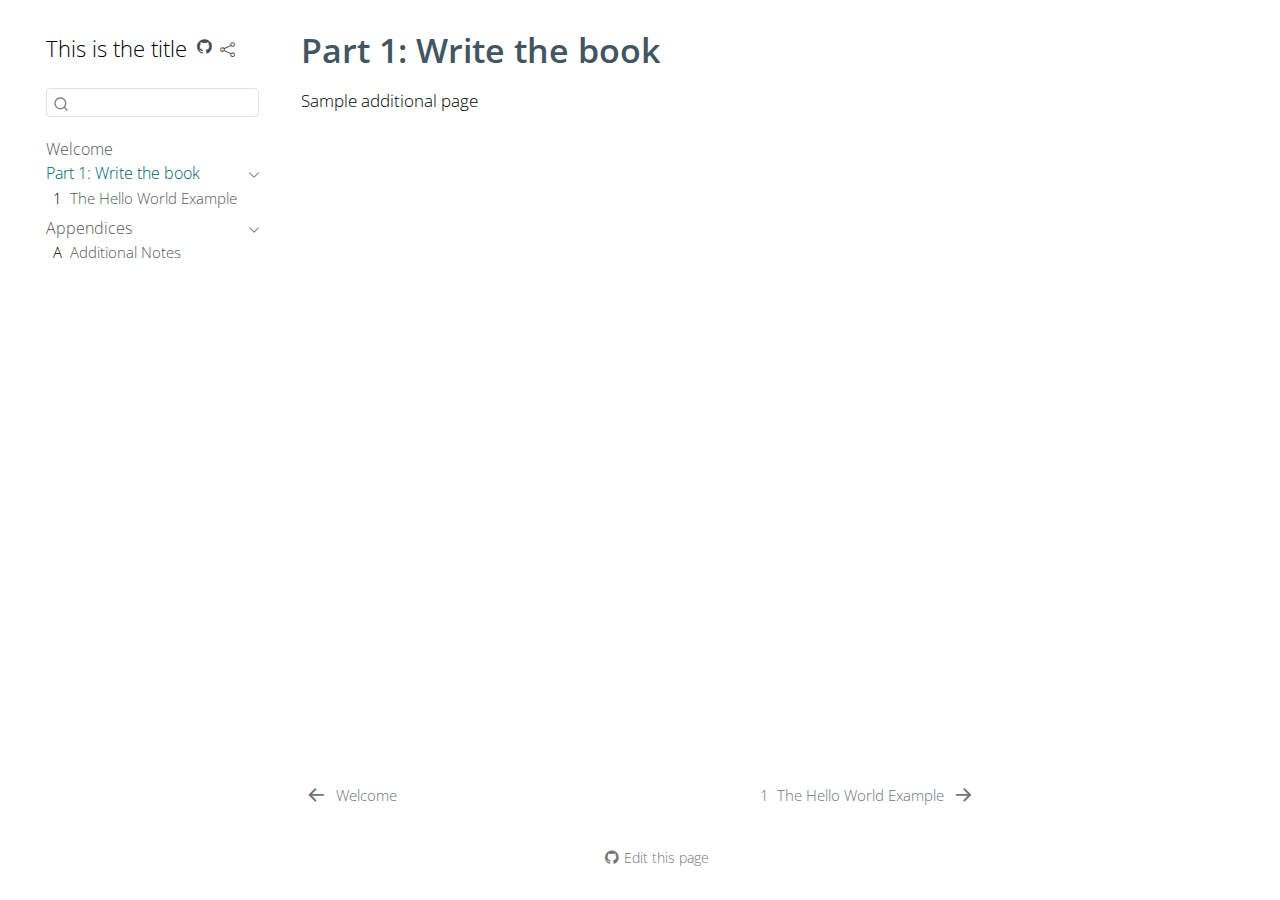
<file: my-first-book.html>
<!DOCTYPE html>
<html xmlns="http://www.w3.org/1999/xhtml" lang="en" xml:lang="en"><head>

<meta charset="utf-8">
<meta name="generator" content="quarto-1.4.555">

<meta name="viewport" content="width=device-width, initial-scale=1.0, user-scalable=yes">

<meta name="description" content="Add some description here if you like.">

<title>This is the title - Part 1: Write the book</title>
<style>
code{white-space: pre-wrap;}
span.smallcaps{font-variant: small-caps;}
div.columns{display: flex; gap: min(4vw, 1.5em);}
div.column{flex: auto; overflow-x: auto;}
div.hanging-indent{margin-left: 1.5em; text-indent: -1.5em;}
ul.task-list{list-style: none;}
ul.task-list li input[type="checkbox"] {
  width: 0.8em;
  margin: 0 0.8em 0.2em -1em; /* quarto-specific, see https://github.com/quarto-dev/quarto-cli/issues/4556 */ 
  vertical-align: middle;
}
</style>


<script src="site_libs/quarto-nav/quarto-nav.js"></script>
<script src="site_libs/quarto-nav/headroom.min.js"></script>
<script src="site_libs/clipboard/clipboard.min.js"></script>
<script src="site_libs/quarto-search/autocomplete.umd.js"></script>
<script src="site_libs/quarto-search/fuse.min.js"></script>
<script src="site_libs/quarto-search/quarto-search.js"></script>
<meta name="quarto:offset" content="./">
<link href="./hello-world.html" rel="next">
<link href="./index.html" rel="prev">
<script src="site_libs/quarto-html/quarto.js"></script>
<script src="site_libs/quarto-html/popper.min.js"></script>
<script src="site_libs/quarto-html/tippy.umd.min.js"></script>
<script src="site_libs/quarto-html/anchor.min.js"></script>
<link href="site_libs/quarto-html/tippy.css" rel="stylesheet">
<link href="site_libs/quarto-html/quarto-syntax-highlighting.css" rel="stylesheet" id="quarto-text-highlighting-styles">
<script src="site_libs/bootstrap/bootstrap.min.js"></script>
<link href="site_libs/bootstrap/bootstrap-icons.css" rel="stylesheet">
<link href="site_libs/bootstrap/bootstrap.min.css" rel="stylesheet" id="quarto-bootstrap" data-mode="light">
<script id="quarto-search-options" type="application/json">{
  "location": "sidebar",
  "copy-button": false,
  "collapse-after": 3,
  "panel-placement": "start",
  "type": "textbox",
  "limit": 50,
  "keyboard-shortcut": [
    "f",
    "/",
    "s"
  ],
  "show-item-context": false,
  "language": {
    "search-no-results-text": "No results",
    "search-matching-documents-text": "matching documents",
    "search-copy-link-title": "Copy link to search",
    "search-hide-matches-text": "Hide additional matches",
    "search-more-match-text": "more match in this document",
    "search-more-matches-text": "more matches in this document",
    "search-clear-button-title": "Clear",
    "search-text-placeholder": "",
    "search-detached-cancel-button-title": "Cancel",
    "search-submit-button-title": "Submit",
    "search-label": "Search"
  }
}</script>


</head>

<body class="nav-sidebar floating">

<div id="quarto-search-results"></div>
  <header id="quarto-header" class="headroom fixed-top">
  <nav class="quarto-secondary-nav">
    <div class="container-fluid d-flex">
      <button type="button" class="quarto-btn-toggle btn" data-bs-toggle="collapse" data-bs-target=".quarto-sidebar-collapse-item" aria-controls="quarto-sidebar" aria-expanded="false" aria-label="Toggle sidebar navigation" onclick="if (window.quartoToggleHeadroom) { window.quartoToggleHeadroom(); }">
        <i class="bi bi-layout-text-sidebar-reverse"></i>
      </button>
        <nav class="quarto-page-breadcrumbs" aria-label="breadcrumb"><ol class="breadcrumb"><li class="breadcrumb-item"><a href="./my-first-book.html">Part 1: Write the book</a></li></ol></nav>
        <a class="flex-grow-1" role="button" data-bs-toggle="collapse" data-bs-target=".quarto-sidebar-collapse-item" aria-controls="quarto-sidebar" aria-expanded="false" aria-label="Toggle sidebar navigation" onclick="if (window.quartoToggleHeadroom) { window.quartoToggleHeadroom(); }">      
        </a>
      <button type="button" class="btn quarto-search-button" aria-label="" onclick="window.quartoOpenSearch();">
        <i class="bi bi-search"></i>
      </button>
    </div>
  </nav>
</header>
<!-- content -->
<div id="quarto-content" class="quarto-container page-columns page-rows-contents page-layout-article">
<!-- sidebar -->
  <nav id="quarto-sidebar" class="sidebar collapse collapse-horizontal quarto-sidebar-collapse-item sidebar-navigation floating overflow-auto">
    <div class="pt-lg-2 mt-2 text-left sidebar-header">
    <div class="sidebar-title mb-0 py-0">
      <a href="./">This is the title</a> 
        <div class="sidebar-tools-main">
    <a href="https://github.com/NINAnor/NINA-ebook-template" title="Source Code" class="quarto-navigation-tool px-1" aria-label="Source Code"><i class="bi bi-github"></i></a>
    <div class="dropdown">
      <a href="" title="Share" id="quarto-navigation-tool-dropdown-0" class="quarto-navigation-tool dropdown-toggle px-1" data-bs-toggle="dropdown" aria-expanded="false" aria-label="Share"><i class="bi bi-share"></i></a>
      <ul class="dropdown-menu" aria-labelledby="quarto-navigation-tool-dropdown-0">
          <li>
            <a class="dropdown-item sidebar-tools-main-item" href="https://twitter.com/intent/tweet?url=|url|">
              <i class="bi bi-bi-twitter pe-1"></i>
            Twitter
            </a>
          </li>
          <li>
            <a class="dropdown-item sidebar-tools-main-item" href="https://www.facebook.com/sharer/sharer.php?u=|url|">
              <i class="bi bi-bi-facebook pe-1"></i>
            Facebook
            </a>
          </li>
          <li>
            <a class="dropdown-item sidebar-tools-main-item" href="https://www.linkedin.com/sharing/share-offsite/?url=|url|">
              <i class="bi bi-bi-linkedin pe-1"></i>
            LinkedIn
            </a>
          </li>
      </ul>
    </div>
</div>
    </div>
      </div>
        <div class="mt-2 flex-shrink-0 align-items-center">
        <div class="sidebar-search">
        <div id="quarto-search" class="" title="Search"></div>
        </div>
        </div>
    <div class="sidebar-menu-container"> 
    <ul class="list-unstyled mt-1">
        <li class="sidebar-item">
  <div class="sidebar-item-container"> 
  <a href="./index.html" class="sidebar-item-text sidebar-link">
 <span class="menu-text">Welcome</span></a>
  </div>
</li>
        <li class="sidebar-item sidebar-item-section">
      <div class="sidebar-item-container"> 
            <a href="./my-first-book.html" class="sidebar-item-text sidebar-link active">
 <span class="menu-text">Part 1: Write the book</span></a>
          <a class="sidebar-item-toggle text-start" data-bs-toggle="collapse" data-bs-target="#quarto-sidebar-section-1" aria-expanded="true" aria-label="Toggle section">
            <i class="bi bi-chevron-right ms-2"></i>
          </a> 
      </div>
      <ul id="quarto-sidebar-section-1" class="collapse list-unstyled sidebar-section depth1 show">  
          <li class="sidebar-item">
  <div class="sidebar-item-container"> 
  <a href="./hello-world.html" class="sidebar-item-text sidebar-link">
 <span class="menu-text"><span class="chapter-number">1</span>&nbsp; <span class="chapter-title">The Hello World Example</span></span></a>
  </div>
</li>
      </ul>
  </li>
        <li class="sidebar-item sidebar-item-section">
      <div class="sidebar-item-container"> 
            <a class="sidebar-item-text sidebar-link text-start" data-bs-toggle="collapse" data-bs-target="#quarto-sidebar-section-2" aria-expanded="true">
 <span class="menu-text">Appendices</span></a>
          <a class="sidebar-item-toggle text-start" data-bs-toggle="collapse" data-bs-target="#quarto-sidebar-section-2" aria-expanded="true" aria-label="Toggle section">
            <i class="bi bi-chevron-right ms-2"></i>
          </a> 
      </div>
      <ul id="quarto-sidebar-section-2" class="collapse list-unstyled sidebar-section depth1 show">  
          <li class="sidebar-item">
  <div class="sidebar-item-container"> 
  <a href="./appendix-notes.html" class="sidebar-item-text sidebar-link">
 <span class="menu-text"><span class="chapter-number">A</span>&nbsp; <span class="chapter-title">Additional Notes</span></span></a>
  </div>
</li>
      </ul>
  </li>
    </ul>
    </div>
</nav>
<div id="quarto-sidebar-glass" class="quarto-sidebar-collapse-item" data-bs-toggle="collapse" data-bs-target=".quarto-sidebar-collapse-item"></div>
<!-- margin-sidebar -->
    <div id="quarto-margin-sidebar" class="sidebar margin-sidebar">
        
    </div>
<!-- main -->
<main class="content" id="quarto-document-content">

<header id="title-block-header" class="quarto-title-block default">
<div class="quarto-title">
<h1 class="title"><span id="write-my-book-please" class="quarto-section-identifier">Part 1: Write the book</span></h1>
</div>



<div class="quarto-title-meta">

    
  
    
  </div>
  


</header>


<p>Sample additional page</p>



</main> <!-- /main -->
<script id="quarto-html-after-body" type="application/javascript">
window.document.addEventListener("DOMContentLoaded", function (event) {
  const toggleBodyColorMode = (bsSheetEl) => {
    const mode = bsSheetEl.getAttribute("data-mode");
    const bodyEl = window.document.querySelector("body");
    if (mode === "dark") {
      bodyEl.classList.add("quarto-dark");
      bodyEl.classList.remove("quarto-light");
    } else {
      bodyEl.classList.add("quarto-light");
      bodyEl.classList.remove("quarto-dark");
    }
  }
  const toggleBodyColorPrimary = () => {
    const bsSheetEl = window.document.querySelector("link#quarto-bootstrap");
    if (bsSheetEl) {
      toggleBodyColorMode(bsSheetEl);
    }
  }
  toggleBodyColorPrimary();  
  const icon = "";
  const anchorJS = new window.AnchorJS();
  anchorJS.options = {
    placement: 'right',
    icon: icon
  };
  anchorJS.add('.anchored');
  const isCodeAnnotation = (el) => {
    for (const clz of el.classList) {
      if (clz.startsWith('code-annotation-')) {                     
        return true;
      }
    }
    return false;
  }
  const clipboard = new window.ClipboardJS('.code-copy-button', {
    text: function(trigger) {
      const codeEl = trigger.previousElementSibling.cloneNode(true);
      for (const childEl of codeEl.children) {
        if (isCodeAnnotation(childEl)) {
          childEl.remove();
        }
      }
      return codeEl.innerText;
    }
  });
  clipboard.on('success', function(e) {
    // button target
    const button = e.trigger;
    // don't keep focus
    button.blur();
    // flash "checked"
    button.classList.add('code-copy-button-checked');
    var currentTitle = button.getAttribute("title");
    button.setAttribute("title", "Copied!");
    let tooltip;
    if (window.bootstrap) {
      button.setAttribute("data-bs-toggle", "tooltip");
      button.setAttribute("data-bs-placement", "left");
      button.setAttribute("data-bs-title", "Copied!");
      tooltip = new bootstrap.Tooltip(button, 
        { trigger: "manual", 
          customClass: "code-copy-button-tooltip",
          offset: [0, -8]});
      tooltip.show();    
    }
    setTimeout(function() {
      if (tooltip) {
        tooltip.hide();
        button.removeAttribute("data-bs-title");
        button.removeAttribute("data-bs-toggle");
        button.removeAttribute("data-bs-placement");
      }
      button.setAttribute("title", currentTitle);
      button.classList.remove('code-copy-button-checked');
    }, 1000);
    // clear code selection
    e.clearSelection();
  });
    var localhostRegex = new RegExp(/^(?:http|https):\/\/localhost\:?[0-9]*\//);
    var mailtoRegex = new RegExp(/^mailto:/);
      var filterRegex = new RegExp('/' + window.location.host + '/');
    var isInternal = (href) => {
        return filterRegex.test(href) || localhostRegex.test(href) || mailtoRegex.test(href);
    }
    // Inspect non-navigation links and adorn them if external
 	var links = window.document.querySelectorAll('a[href]:not(.nav-link):not(.navbar-brand):not(.toc-action):not(.sidebar-link):not(.sidebar-item-toggle):not(.pagination-link):not(.no-external):not([aria-hidden]):not(.dropdown-item):not(.quarto-navigation-tool)');
    for (var i=0; i<links.length; i++) {
      const link = links[i];
      if (!isInternal(link.href)) {
        // undo the damage that might have been done by quarto-nav.js in the case of
        // links that we want to consider external
        if (link.dataset.originalHref !== undefined) {
          link.href = link.dataset.originalHref;
        }
      }
    }
  function tippyHover(el, contentFn, onTriggerFn, onUntriggerFn) {
    const config = {
      allowHTML: true,
      maxWidth: 500,
      delay: 100,
      arrow: false,
      appendTo: function(el) {
          return el.parentElement;
      },
      interactive: true,
      interactiveBorder: 10,
      theme: 'quarto',
      placement: 'bottom-start',
    };
    if (contentFn) {
      config.content = contentFn;
    }
    if (onTriggerFn) {
      config.onTrigger = onTriggerFn;
    }
    if (onUntriggerFn) {
      config.onUntrigger = onUntriggerFn;
    }
    window.tippy(el, config); 
  }
  const noterefs = window.document.querySelectorAll('a[role="doc-noteref"]');
  for (var i=0; i<noterefs.length; i++) {
    const ref = noterefs[i];
    tippyHover(ref, function() {
      // use id or data attribute instead here
      let href = ref.getAttribute('data-footnote-href') || ref.getAttribute('href');
      try { href = new URL(href).hash; } catch {}
      const id = href.replace(/^#\/?/, "");
      const note = window.document.getElementById(id);
      if (note) {
        return note.innerHTML;
      } else {
        return "";
      }
    });
  }
  const xrefs = window.document.querySelectorAll('a.quarto-xref');
  const processXRef = (id, note) => {
    // Strip column container classes
    const stripColumnClz = (el) => {
      el.classList.remove("page-full", "page-columns");
      if (el.children) {
        for (const child of el.children) {
          stripColumnClz(child);
        }
      }
    }
    stripColumnClz(note)
    if (id === null || id.startsWith('sec-')) {
      // Special case sections, only their first couple elements
      const container = document.createElement("div");
      if (note.children && note.children.length > 2) {
        container.appendChild(note.children[0].cloneNode(true));
        for (let i = 1; i < note.children.length; i++) {
          const child = note.children[i];
          if (child.tagName === "P" && child.innerText === "") {
            continue;
          } else {
            container.appendChild(child.cloneNode(true));
            break;
          }
        }
        if (window.Quarto?.typesetMath) {
          window.Quarto.typesetMath(container);
        }
        return container.innerHTML
      } else {
        if (window.Quarto?.typesetMath) {
          window.Quarto.typesetMath(note);
        }
        return note.innerHTML;
      }
    } else {
      // Remove any anchor links if they are present
      const anchorLink = note.querySelector('a.anchorjs-link');
      if (anchorLink) {
        anchorLink.remove();
      }
      if (window.Quarto?.typesetMath) {
        window.Quarto.typesetMath(note);
      }
      // TODO in 1.5, we should make sure this works without a callout special case
      if (note.classList.contains("callout")) {
        return note.outerHTML;
      } else {
        return note.innerHTML;
      }
    }
  }
  for (var i=0; i<xrefs.length; i++) {
    const xref = xrefs[i];
    tippyHover(xref, undefined, function(instance) {
      instance.disable();
      let url = xref.getAttribute('href');
      let hash = undefined; 
      if (url.startsWith('#')) {
        hash = url;
      } else {
        try { hash = new URL(url).hash; } catch {}
      }
      if (hash) {
        const id = hash.replace(/^#\/?/, "");
        const note = window.document.getElementById(id);
        if (note !== null) {
          try {
            const html = processXRef(id, note.cloneNode(true));
            instance.setContent(html);
          } finally {
            instance.enable();
            instance.show();
          }
        } else {
          // See if we can fetch this
          fetch(url.split('#')[0])
          .then(res => res.text())
          .then(html => {
            const parser = new DOMParser();
            const htmlDoc = parser.parseFromString(html, "text/html");
            const note = htmlDoc.getElementById(id);
            if (note !== null) {
              const html = processXRef(id, note);
              instance.setContent(html);
            } 
          }).finally(() => {
            instance.enable();
            instance.show();
          });
        }
      } else {
        // See if we can fetch a full url (with no hash to target)
        // This is a special case and we should probably do some content thinning / targeting
        fetch(url)
        .then(res => res.text())
        .then(html => {
          const parser = new DOMParser();
          const htmlDoc = parser.parseFromString(html, "text/html");
          const note = htmlDoc.querySelector('main.content');
          if (note !== null) {
            // This should only happen for chapter cross references
            // (since there is no id in the URL)
            // remove the first header
            if (note.children.length > 0 && note.children[0].tagName === "HEADER") {
              note.children[0].remove();
            }
            const html = processXRef(null, note);
            instance.setContent(html);
          } 
        }).finally(() => {
          instance.enable();
          instance.show();
        });
      }
    }, function(instance) {
    });
  }
      let selectedAnnoteEl;
      const selectorForAnnotation = ( cell, annotation) => {
        let cellAttr = 'data-code-cell="' + cell + '"';
        let lineAttr = 'data-code-annotation="' +  annotation + '"';
        const selector = 'span[' + cellAttr + '][' + lineAttr + ']';
        return selector;
      }
      const selectCodeLines = (annoteEl) => {
        const doc = window.document;
        const targetCell = annoteEl.getAttribute("data-target-cell");
        const targetAnnotation = annoteEl.getAttribute("data-target-annotation");
        const annoteSpan = window.document.querySelector(selectorForAnnotation(targetCell, targetAnnotation));
        const lines = annoteSpan.getAttribute("data-code-lines").split(",");
        const lineIds = lines.map((line) => {
          return targetCell + "-" + line;
        })
        let top = null;
        let height = null;
        let parent = null;
        if (lineIds.length > 0) {
            //compute the position of the single el (top and bottom and make a div)
            const el = window.document.getElementById(lineIds[0]);
            top = el.offsetTop;
            height = el.offsetHeight;
            parent = el.parentElement.parentElement;
          if (lineIds.length > 1) {
            const lastEl = window.document.getElementById(lineIds[lineIds.length - 1]);
            const bottom = lastEl.offsetTop + lastEl.offsetHeight;
            height = bottom - top;
          }
          if (top !== null && height !== null && parent !== null) {
            // cook up a div (if necessary) and position it 
            let div = window.document.getElementById("code-annotation-line-highlight");
            if (div === null) {
              div = window.document.createElement("div");
              div.setAttribute("id", "code-annotation-line-highlight");
              div.style.position = 'absolute';
              parent.appendChild(div);
            }
            div.style.top = top - 2 + "px";
            div.style.height = height + 4 + "px";
            div.style.left = 0;
            let gutterDiv = window.document.getElementById("code-annotation-line-highlight-gutter");
            if (gutterDiv === null) {
              gutterDiv = window.document.createElement("div");
              gutterDiv.setAttribute("id", "code-annotation-line-highlight-gutter");
              gutterDiv.style.position = 'absolute';
              const codeCell = window.document.getElementById(targetCell);
              const gutter = codeCell.querySelector('.code-annotation-gutter');
              gutter.appendChild(gutterDiv);
            }
            gutterDiv.style.top = top - 2 + "px";
            gutterDiv.style.height = height + 4 + "px";
          }
          selectedAnnoteEl = annoteEl;
        }
      };
      const unselectCodeLines = () => {
        const elementsIds = ["code-annotation-line-highlight", "code-annotation-line-highlight-gutter"];
        elementsIds.forEach((elId) => {
          const div = window.document.getElementById(elId);
          if (div) {
            div.remove();
          }
        });
        selectedAnnoteEl = undefined;
      };
        // Handle positioning of the toggle
    window.addEventListener(
      "resize",
      throttle(() => {
        elRect = undefined;
        if (selectedAnnoteEl) {
          selectCodeLines(selectedAnnoteEl);
        }
      }, 10)
    );
    function throttle(fn, ms) {
    let throttle = false;
    let timer;
      return (...args) => {
        if(!throttle) { // first call gets through
            fn.apply(this, args);
            throttle = true;
        } else { // all the others get throttled
            if(timer) clearTimeout(timer); // cancel #2
            timer = setTimeout(() => {
              fn.apply(this, args);
              timer = throttle = false;
            }, ms);
        }
      };
    }
      // Attach click handler to the DT
      const annoteDls = window.document.querySelectorAll('dt[data-target-cell]');
      for (const annoteDlNode of annoteDls) {
        annoteDlNode.addEventListener('click', (event) => {
          const clickedEl = event.target;
          if (clickedEl !== selectedAnnoteEl) {
            unselectCodeLines();
            const activeEl = window.document.querySelector('dt[data-target-cell].code-annotation-active');
            if (activeEl) {
              activeEl.classList.remove('code-annotation-active');
            }
            selectCodeLines(clickedEl);
            clickedEl.classList.add('code-annotation-active');
          } else {
            // Unselect the line
            unselectCodeLines();
            clickedEl.classList.remove('code-annotation-active');
          }
        });
      }
  const findCites = (el) => {
    const parentEl = el.parentElement;
    if (parentEl) {
      const cites = parentEl.dataset.cites;
      if (cites) {
        return {
          el,
          cites: cites.split(' ')
        };
      } else {
        return findCites(el.parentElement)
      }
    } else {
      return undefined;
    }
  };
  var bibliorefs = window.document.querySelectorAll('a[role="doc-biblioref"]');
  for (var i=0; i<bibliorefs.length; i++) {
    const ref = bibliorefs[i];
    const citeInfo = findCites(ref);
    if (citeInfo) {
      tippyHover(citeInfo.el, function() {
        var popup = window.document.createElement('div');
        citeInfo.cites.forEach(function(cite) {
          var citeDiv = window.document.createElement('div');
          citeDiv.classList.add('hanging-indent');
          citeDiv.classList.add('csl-entry');
          var biblioDiv = window.document.getElementById('ref-' + cite);
          if (biblioDiv) {
            citeDiv.innerHTML = biblioDiv.innerHTML;
          }
          popup.appendChild(citeDiv);
        });
        return popup.innerHTML;
      });
    }
  }
});
</script>
<nav class="page-navigation">
  <div class="nav-page nav-page-previous">
      <a href="./index.html" class="pagination-link" aria-label="Welcome">
        <i class="bi bi-arrow-left-short"></i> <span class="nav-page-text">Welcome</span>
      </a>          
  </div>
  <div class="nav-page nav-page-next">
      <a href="./hello-world.html" class="pagination-link" aria-label="The Hello World Example">
        <span class="nav-page-text"><span class="chapter-number">1</span>&nbsp; <span class="chapter-title">The Hello World Example</span></span> <i class="bi bi-arrow-right-short"></i>
      </a>
  </div>
</nav>
</div> <!-- /content -->




<footer class="footer"><div class="nav-footer"><div class="nav-footer-center"><div class="toc-actions"><ul><li><a href="https://github.com/NINAnor/NINA-ebook-template/edit/main/my-first-book.qmd" class="toc-action"><i class="bi bi-github"></i>Edit this page</a></li></ul></div></div></div></footer></body></html>
</file>
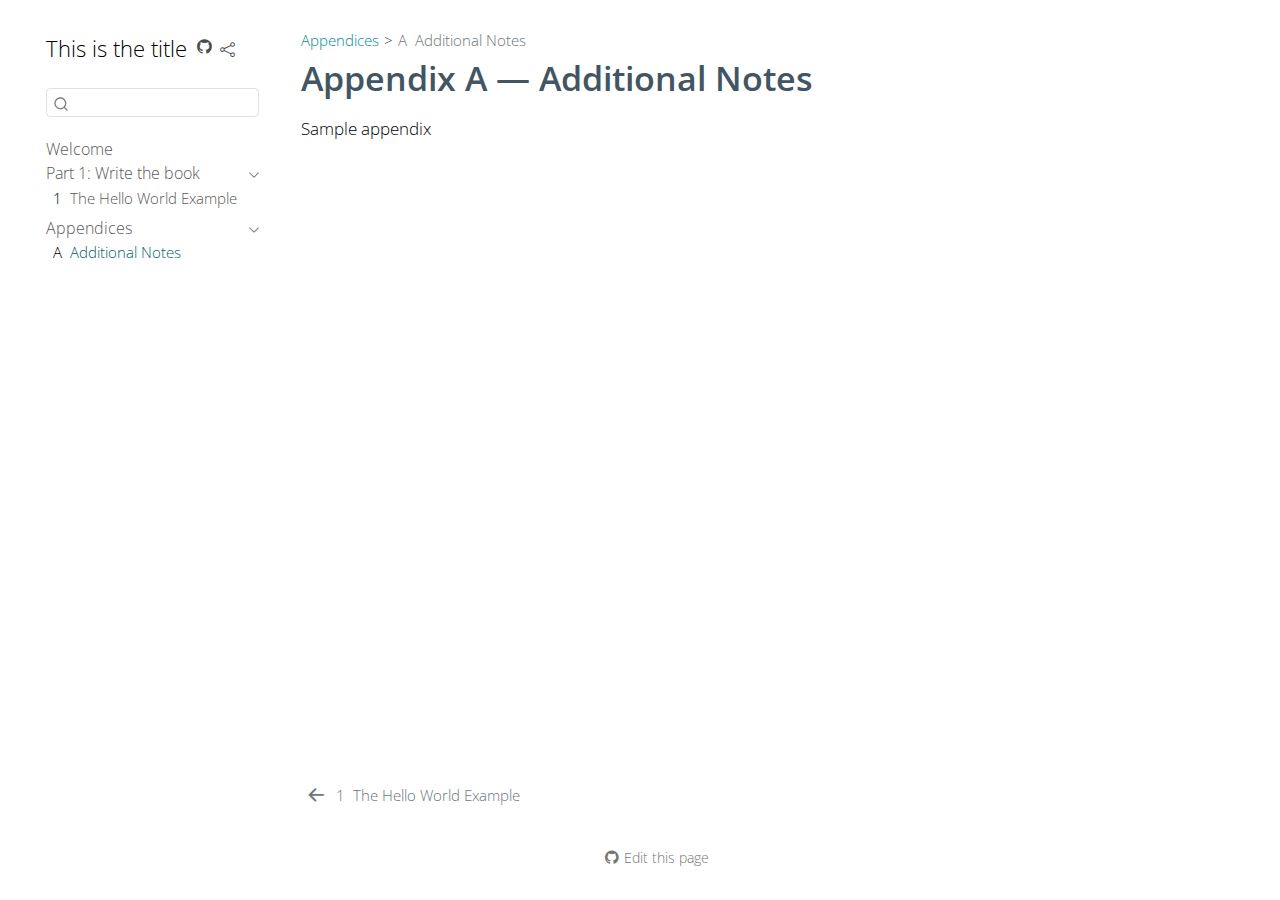
<file: _book/appendix-notes.html>
<!DOCTYPE html>
<html xmlns="http://www.w3.org/1999/xhtml" lang="en" xml:lang="en"><head>

<meta charset="utf-8">
<meta name="generator" content="quarto-1.4.554">

<meta name="viewport" content="width=device-width, initial-scale=1.0, user-scalable=yes">

<meta name="description" content="Add some description here if you like.">

<title>This is the title - Appendix A — Additional Notes</title>
<style>
code{white-space: pre-wrap;}
span.smallcaps{font-variant: small-caps;}
div.columns{display: flex; gap: min(4vw, 1.5em);}
div.column{flex: auto; overflow-x: auto;}
div.hanging-indent{margin-left: 1.5em; text-indent: -1.5em;}
ul.task-list{list-style: none;}
ul.task-list li input[type="checkbox"] {
  width: 0.8em;
  margin: 0 0.8em 0.2em -1em; /* quarto-specific, see https://github.com/quarto-dev/quarto-cli/issues/4556 */ 
  vertical-align: middle;
}
</style>


<script src="site_libs/quarto-nav/quarto-nav.js"></script>
<script src="site_libs/quarto-nav/headroom.min.js"></script>
<script src="site_libs/clipboard/clipboard.min.js"></script>
<script src="site_libs/quarto-search/autocomplete.umd.js"></script>
<script src="site_libs/quarto-search/fuse.min.js"></script>
<script src="site_libs/quarto-search/quarto-search.js"></script>
<meta name="quarto:offset" content="./">
<link href="./hello-world.html" rel="prev">
<script src="site_libs/quarto-html/quarto.js"></script>
<script src="site_libs/quarto-html/popper.min.js"></script>
<script src="site_libs/quarto-html/tippy.umd.min.js"></script>
<script src="site_libs/quarto-html/anchor.min.js"></script>
<link href="site_libs/quarto-html/tippy.css" rel="stylesheet">
<link href="site_libs/quarto-html/quarto-syntax-highlighting.css" rel="stylesheet" id="quarto-text-highlighting-styles">
<script src="site_libs/bootstrap/bootstrap.min.js"></script>
<link href="site_libs/bootstrap/bootstrap-icons.css" rel="stylesheet">
<link href="site_libs/bootstrap/bootstrap.min.css" rel="stylesheet" id="quarto-bootstrap" data-mode="light">
<script id="quarto-search-options" type="application/json">{
  "location": "sidebar",
  "copy-button": false,
  "collapse-after": 3,
  "panel-placement": "start",
  "type": "textbox",
  "limit": 50,
  "keyboard-shortcut": [
    "f",
    "/",
    "s"
  ],
  "show-item-context": false,
  "language": {
    "search-no-results-text": "No results",
    "search-matching-documents-text": "matching documents",
    "search-copy-link-title": "Copy link to search",
    "search-hide-matches-text": "Hide additional matches",
    "search-more-match-text": "more match in this document",
    "search-more-matches-text": "more matches in this document",
    "search-clear-button-title": "Clear",
    "search-text-placeholder": "",
    "search-detached-cancel-button-title": "Cancel",
    "search-submit-button-title": "Submit",
    "search-label": "Search"
  }
}</script>


</head>

<body class="nav-sidebar floating">

<div id="quarto-search-results"></div>
  <header id="quarto-header" class="headroom fixed-top">
  <nav class="quarto-secondary-nav">
    <div class="container-fluid d-flex">
      <button type="button" class="quarto-btn-toggle btn" data-bs-toggle="collapse" data-bs-target=".quarto-sidebar-collapse-item" aria-controls="quarto-sidebar" aria-expanded="false" aria-label="Toggle sidebar navigation" onclick="if (window.quartoToggleHeadroom) { window.quartoToggleHeadroom(); }">
        <i class="bi bi-layout-text-sidebar-reverse"></i>
      </button>
        <nav class="quarto-page-breadcrumbs" aria-label="breadcrumb"><ol class="breadcrumb"><li class="breadcrumb-item"><a href="./appendix-notes.html">Appendices</a></li><li class="breadcrumb-item"><a href="./appendix-notes.html"><span class="chapter-number">A</span>&nbsp; <span class="chapter-title">Additional Notes</span></a></li></ol></nav>
        <a class="flex-grow-1" role="button" data-bs-toggle="collapse" data-bs-target=".quarto-sidebar-collapse-item" aria-controls="quarto-sidebar" aria-expanded="false" aria-label="Toggle sidebar navigation" onclick="if (window.quartoToggleHeadroom) { window.quartoToggleHeadroom(); }">      
        </a>
      <button type="button" class="btn quarto-search-button" aria-label="" onclick="window.quartoOpenSearch();">
        <i class="bi bi-search"></i>
      </button>
    </div>
  </nav>
</header>
<!-- content -->
<div id="quarto-content" class="quarto-container page-columns page-rows-contents page-layout-article">
<!-- sidebar -->
  <nav id="quarto-sidebar" class="sidebar collapse collapse-horizontal quarto-sidebar-collapse-item sidebar-navigation floating overflow-auto">
    <div class="pt-lg-2 mt-2 text-left sidebar-header">
    <div class="sidebar-title mb-0 py-0">
      <a href="./">This is the title</a> 
        <div class="sidebar-tools-main">
    <a href="https://github.com/NINAnor/NINA-ebook-template" title="Source Code" class="quarto-navigation-tool px-1" aria-label="Source Code"><i class="bi bi-github"></i></a>
    <div class="dropdown">
      <a href="" title="Share" id="quarto-navigation-tool-dropdown-0" class="quarto-navigation-tool dropdown-toggle px-1" data-bs-toggle="dropdown" aria-expanded="false" aria-label="Share"><i class="bi bi-share"></i></a>
      <ul class="dropdown-menu" aria-labelledby="quarto-navigation-tool-dropdown-0">
          <li>
            <a class="dropdown-item sidebar-tools-main-item" href="https://twitter.com/intent/tweet?url=|url|">
              <i class="bi bi-bi-twitter pe-1"></i>
            Twitter
            </a>
          </li>
          <li>
            <a class="dropdown-item sidebar-tools-main-item" href="https://www.facebook.com/sharer/sharer.php?u=|url|">
              <i class="bi bi-bi-facebook pe-1"></i>
            Facebook
            </a>
          </li>
          <li>
            <a class="dropdown-item sidebar-tools-main-item" href="https://www.linkedin.com/sharing/share-offsite/?url=|url|">
              <i class="bi bi-bi-linkedin pe-1"></i>
            LinkedIn
            </a>
          </li>
      </ul>
    </div>
</div>
    </div>
      </div>
        <div class="mt-2 flex-shrink-0 align-items-center">
        <div class="sidebar-search">
        <div id="quarto-search" class="" title="Search"></div>
        </div>
        </div>
    <div class="sidebar-menu-container"> 
    <ul class="list-unstyled mt-1">
        <li class="sidebar-item">
  <div class="sidebar-item-container"> 
  <a href="./index.html" class="sidebar-item-text sidebar-link">
 <span class="menu-text">Welcome</span></a>
  </div>
</li>
        <li class="sidebar-item sidebar-item-section">
      <div class="sidebar-item-container"> 
            <a href="./my-first-book.html" class="sidebar-item-text sidebar-link">
 <span class="menu-text">Part 1: Write the book</span></a>
          <a class="sidebar-item-toggle text-start" data-bs-toggle="collapse" data-bs-target="#quarto-sidebar-section-1" aria-expanded="true" aria-label="Toggle section">
            <i class="bi bi-chevron-right ms-2"></i>
          </a> 
      </div>
      <ul id="quarto-sidebar-section-1" class="collapse list-unstyled sidebar-section depth1 show">  
          <li class="sidebar-item">
  <div class="sidebar-item-container"> 
  <a href="./hello-world.html" class="sidebar-item-text sidebar-link">
 <span class="menu-text"><span class="chapter-number">1</span>&nbsp; <span class="chapter-title">The Hello World Example</span></span></a>
  </div>
</li>
      </ul>
  </li>
        <li class="sidebar-item sidebar-item-section">
      <div class="sidebar-item-container"> 
            <a class="sidebar-item-text sidebar-link text-start" data-bs-toggle="collapse" data-bs-target="#quarto-sidebar-section-2" aria-expanded="true">
 <span class="menu-text">Appendices</span></a>
          <a class="sidebar-item-toggle text-start" data-bs-toggle="collapse" data-bs-target="#quarto-sidebar-section-2" aria-expanded="true" aria-label="Toggle section">
            <i class="bi bi-chevron-right ms-2"></i>
          </a> 
      </div>
      <ul id="quarto-sidebar-section-2" class="collapse list-unstyled sidebar-section depth1 show">  
          <li class="sidebar-item">
  <div class="sidebar-item-container"> 
  <a href="./appendix-notes.html" class="sidebar-item-text sidebar-link active">
 <span class="menu-text"><span class="chapter-number">A</span>&nbsp; <span class="chapter-title">Additional Notes</span></span></a>
  </div>
</li>
      </ul>
  </li>
    </ul>
    </div>
</nav>
<div id="quarto-sidebar-glass" class="quarto-sidebar-collapse-item" data-bs-toggle="collapse" data-bs-target=".quarto-sidebar-collapse-item"></div>
<!-- margin-sidebar -->
    <div id="quarto-margin-sidebar" class="sidebar margin-sidebar">
        
    </div>
<!-- main -->
<main class="content" id="quarto-document-content">

<header id="title-block-header" class="quarto-title-block default"><nav class="quarto-page-breadcrumbs quarto-title-breadcrumbs d-none d-lg-block" aria-label="breadcrumb"><ol class="breadcrumb"><li class="breadcrumb-item"><a href="./appendix-notes.html">Appendices</a></li><li class="breadcrumb-item"><a href="./appendix-notes.html"><span class="chapter-number">A</span>&nbsp; <span class="chapter-title">Additional Notes</span></a></li></ol></nav>
<div class="quarto-title">
<h1 class="title"><span id="sec-appendix" class="quarto-section-identifier">Appendix A — Additional Notes</span></h1>
</div>



<div class="quarto-title-meta">

    
  
    
  </div>
  


</header>


<p>Sample appendix</p>



</main> <!-- /main -->
<script id="quarto-html-after-body" type="application/javascript">
window.document.addEventListener("DOMContentLoaded", function (event) {
  const toggleBodyColorMode = (bsSheetEl) => {
    const mode = bsSheetEl.getAttribute("data-mode");
    const bodyEl = window.document.querySelector("body");
    if (mode === "dark") {
      bodyEl.classList.add("quarto-dark");
      bodyEl.classList.remove("quarto-light");
    } else {
      bodyEl.classList.add("quarto-light");
      bodyEl.classList.remove("quarto-dark");
    }
  }
  const toggleBodyColorPrimary = () => {
    const bsSheetEl = window.document.querySelector("link#quarto-bootstrap");
    if (bsSheetEl) {
      toggleBodyColorMode(bsSheetEl);
    }
  }
  toggleBodyColorPrimary();  
  const icon = "";
  const anchorJS = new window.AnchorJS();
  anchorJS.options = {
    placement: 'right',
    icon: icon
  };
  anchorJS.add('.anchored');
  const isCodeAnnotation = (el) => {
    for (const clz of el.classList) {
      if (clz.startsWith('code-annotation-')) {                     
        return true;
      }
    }
    return false;
  }
  const clipboard = new window.ClipboardJS('.code-copy-button', {
    text: function(trigger) {
      const codeEl = trigger.previousElementSibling.cloneNode(true);
      for (const childEl of codeEl.children) {
        if (isCodeAnnotation(childEl)) {
          childEl.remove();
        }
      }
      return codeEl.innerText;
    }
  });
  clipboard.on('success', function(e) {
    // button target
    const button = e.trigger;
    // don't keep focus
    button.blur();
    // flash "checked"
    button.classList.add('code-copy-button-checked');
    var currentTitle = button.getAttribute("title");
    button.setAttribute("title", "Copied!");
    let tooltip;
    if (window.bootstrap) {
      button.setAttribute("data-bs-toggle", "tooltip");
      button.setAttribute("data-bs-placement", "left");
      button.setAttribute("data-bs-title", "Copied!");
      tooltip = new bootstrap.Tooltip(button, 
        { trigger: "manual", 
          customClass: "code-copy-button-tooltip",
          offset: [0, -8]});
      tooltip.show();    
    }
    setTimeout(function() {
      if (tooltip) {
        tooltip.hide();
        button.removeAttribute("data-bs-title");
        button.removeAttribute("data-bs-toggle");
        button.removeAttribute("data-bs-placement");
      }
      button.setAttribute("title", currentTitle);
      button.classList.remove('code-copy-button-checked');
    }, 1000);
    // clear code selection
    e.clearSelection();
  });
    var localhostRegex = new RegExp(/^(?:http|https):\/\/localhost\:?[0-9]*\//);
    var mailtoRegex = new RegExp(/^mailto:/);
      var filterRegex = new RegExp('/' + window.location.host + '/');
    var isInternal = (href) => {
        return filterRegex.test(href) || localhostRegex.test(href) || mailtoRegex.test(href);
    }
    // Inspect non-navigation links and adorn them if external
 	var links = window.document.querySelectorAll('a[href]:not(.nav-link):not(.navbar-brand):not(.toc-action):not(.sidebar-link):not(.sidebar-item-toggle):not(.pagination-link):not(.no-external):not([aria-hidden]):not(.dropdown-item):not(.quarto-navigation-tool)');
    for (var i=0; i<links.length; i++) {
      const link = links[i];
      if (!isInternal(link.href)) {
        // undo the damage that might have been done by quarto-nav.js in the case of
        // links that we want to consider external
        if (link.dataset.originalHref !== undefined) {
          link.href = link.dataset.originalHref;
        }
      }
    }
  function tippyHover(el, contentFn, onTriggerFn, onUntriggerFn) {
    const config = {
      allowHTML: true,
      maxWidth: 500,
      delay: 100,
      arrow: false,
      appendTo: function(el) {
          return el.parentElement;
      },
      interactive: true,
      interactiveBorder: 10,
      theme: 'quarto',
      placement: 'bottom-start',
    };
    if (contentFn) {
      config.content = contentFn;
    }
    if (onTriggerFn) {
      config.onTrigger = onTriggerFn;
    }
    if (onUntriggerFn) {
      config.onUntrigger = onUntriggerFn;
    }
    window.tippy(el, config); 
  }
  const noterefs = window.document.querySelectorAll('a[role="doc-noteref"]');
  for (var i=0; i<noterefs.length; i++) {
    const ref = noterefs[i];
    tippyHover(ref, function() {
      // use id or data attribute instead here
      let href = ref.getAttribute('data-footnote-href') || ref.getAttribute('href');
      try { href = new URL(href).hash; } catch {}
      const id = href.replace(/^#\/?/, "");
      const note = window.document.getElementById(id);
      if (note) {
        return note.innerHTML;
      } else {
        return "";
      }
    });
  }
  const xrefs = window.document.querySelectorAll('a.quarto-xref');
  const processXRef = (id, note) => {
    // Strip column container classes
    const stripColumnClz = (el) => {
      el.classList.remove("page-full", "page-columns");
      if (el.children) {
        for (const child of el.children) {
          stripColumnClz(child);
        }
      }
    }
    stripColumnClz(note)
    if (id === null || id.startsWith('sec-')) {
      // Special case sections, only their first couple elements
      const container = document.createElement("div");
      if (note.children && note.children.length > 2) {
        container.appendChild(note.children[0].cloneNode(true));
        for (let i = 1; i < note.children.length; i++) {
          const child = note.children[i];
          if (child.tagName === "P" && child.innerText === "") {
            continue;
          } else {
            container.appendChild(child.cloneNode(true));
            break;
          }
        }
        if (window.Quarto?.typesetMath) {
          window.Quarto.typesetMath(container);
        }
        return container.innerHTML
      } else {
        if (window.Quarto?.typesetMath) {
          window.Quarto.typesetMath(note);
        }
        return note.innerHTML;
      }
    } else {
      // Remove any anchor links if they are present
      const anchorLink = note.querySelector('a.anchorjs-link');
      if (anchorLink) {
        anchorLink.remove();
      }
      if (window.Quarto?.typesetMath) {
        window.Quarto.typesetMath(note);
      }
      // TODO in 1.5, we should make sure this works without a callout special case
      if (note.classList.contains("callout")) {
        return note.outerHTML;
      } else {
        return note.innerHTML;
      }
    }
  }
  for (var i=0; i<xrefs.length; i++) {
    const xref = xrefs[i];
    tippyHover(xref, undefined, function(instance) {
      instance.disable();
      let url = xref.getAttribute('href');
      let hash = undefined; 
      if (url.startsWith('#')) {
        hash = url;
      } else {
        try { hash = new URL(url).hash; } catch {}
      }
      if (hash) {
        const id = hash.replace(/^#\/?/, "");
        const note = window.document.getElementById(id);
        if (note !== null) {
          try {
            const html = processXRef(id, note.cloneNode(true));
            instance.setContent(html);
          } finally {
            instance.enable();
            instance.show();
          }
        } else {
          // See if we can fetch this
          fetch(url.split('#')[0])
          .then(res => res.text())
          .then(html => {
            const parser = new DOMParser();
            const htmlDoc = parser.parseFromString(html, "text/html");
            const note = htmlDoc.getElementById(id);
            if (note !== null) {
              const html = processXRef(id, note);
              instance.setContent(html);
            } 
          }).finally(() => {
            instance.enable();
            instance.show();
          });
        }
      } else {
        // See if we can fetch a full url (with no hash to target)
        // This is a special case and we should probably do some content thinning / targeting
        fetch(url)
        .then(res => res.text())
        .then(html => {
          const parser = new DOMParser();
          const htmlDoc = parser.parseFromString(html, "text/html");
          const note = htmlDoc.querySelector('main.content');
          if (note !== null) {
            // This should only happen for chapter cross references
            // (since there is no id in the URL)
            // remove the first header
            if (note.children.length > 0 && note.children[0].tagName === "HEADER") {
              note.children[0].remove();
            }
            const html = processXRef(null, note);
            instance.setContent(html);
          } 
        }).finally(() => {
          instance.enable();
          instance.show();
        });
      }
    }, function(instance) {
    });
  }
      let selectedAnnoteEl;
      const selectorForAnnotation = ( cell, annotation) => {
        let cellAttr = 'data-code-cell="' + cell + '"';
        let lineAttr = 'data-code-annotation="' +  annotation + '"';
        const selector = 'span[' + cellAttr + '][' + lineAttr + ']';
        return selector;
      }
      const selectCodeLines = (annoteEl) => {
        const doc = window.document;
        const targetCell = annoteEl.getAttribute("data-target-cell");
        const targetAnnotation = annoteEl.getAttribute("data-target-annotation");
        const annoteSpan = window.document.querySelector(selectorForAnnotation(targetCell, targetAnnotation));
        const lines = annoteSpan.getAttribute("data-code-lines").split(",");
        const lineIds = lines.map((line) => {
          return targetCell + "-" + line;
        })
        let top = null;
        let height = null;
        let parent = null;
        if (lineIds.length > 0) {
            //compute the position of the single el (top and bottom and make a div)
            const el = window.document.getElementById(lineIds[0]);
            top = el.offsetTop;
            height = el.offsetHeight;
            parent = el.parentElement.parentElement;
          if (lineIds.length > 1) {
            const lastEl = window.document.getElementById(lineIds[lineIds.length - 1]);
            const bottom = lastEl.offsetTop + lastEl.offsetHeight;
            height = bottom - top;
          }
          if (top !== null && height !== null && parent !== null) {
            // cook up a div (if necessary) and position it 
            let div = window.document.getElementById("code-annotation-line-highlight");
            if (div === null) {
              div = window.document.createElement("div");
              div.setAttribute("id", "code-annotation-line-highlight");
              div.style.position = 'absolute';
              parent.appendChild(div);
            }
            div.style.top = top - 2 + "px";
            div.style.height = height + 4 + "px";
            div.style.left = 0;
            let gutterDiv = window.document.getElementById("code-annotation-line-highlight-gutter");
            if (gutterDiv === null) {
              gutterDiv = window.document.createElement("div");
              gutterDiv.setAttribute("id", "code-annotation-line-highlight-gutter");
              gutterDiv.style.position = 'absolute';
              const codeCell = window.document.getElementById(targetCell);
              const gutter = codeCell.querySelector('.code-annotation-gutter');
              gutter.appendChild(gutterDiv);
            }
            gutterDiv.style.top = top - 2 + "px";
            gutterDiv.style.height = height + 4 + "px";
          }
          selectedAnnoteEl = annoteEl;
        }
      };
      const unselectCodeLines = () => {
        const elementsIds = ["code-annotation-line-highlight", "code-annotation-line-highlight-gutter"];
        elementsIds.forEach((elId) => {
          const div = window.document.getElementById(elId);
          if (div) {
            div.remove();
          }
        });
        selectedAnnoteEl = undefined;
      };
        // Handle positioning of the toggle
    window.addEventListener(
      "resize",
      throttle(() => {
        elRect = undefined;
        if (selectedAnnoteEl) {
          selectCodeLines(selectedAnnoteEl);
        }
      }, 10)
    );
    function throttle(fn, ms) {
    let throttle = false;
    let timer;
      return (...args) => {
        if(!throttle) { // first call gets through
            fn.apply(this, args);
            throttle = true;
        } else { // all the others get throttled
            if(timer) clearTimeout(timer); // cancel #2
            timer = setTimeout(() => {
              fn.apply(this, args);
              timer = throttle = false;
            }, ms);
        }
      };
    }
      // Attach click handler to the DT
      const annoteDls = window.document.querySelectorAll('dt[data-target-cell]');
      for (const annoteDlNode of annoteDls) {
        annoteDlNode.addEventListener('click', (event) => {
          const clickedEl = event.target;
          if (clickedEl !== selectedAnnoteEl) {
            unselectCodeLines();
            const activeEl = window.document.querySelector('dt[data-target-cell].code-annotation-active');
            if (activeEl) {
              activeEl.classList.remove('code-annotation-active');
            }
            selectCodeLines(clickedEl);
            clickedEl.classList.add('code-annotation-active');
          } else {
            // Unselect the line
            unselectCodeLines();
            clickedEl.classList.remove('code-annotation-active');
          }
        });
      }
  const findCites = (el) => {
    const parentEl = el.parentElement;
    if (parentEl) {
      const cites = parentEl.dataset.cites;
      if (cites) {
        return {
          el,
          cites: cites.split(' ')
        };
      } else {
        return findCites(el.parentElement)
      }
    } else {
      return undefined;
    }
  };
  var bibliorefs = window.document.querySelectorAll('a[role="doc-biblioref"]');
  for (var i=0; i<bibliorefs.length; i++) {
    const ref = bibliorefs[i];
    const citeInfo = findCites(ref);
    if (citeInfo) {
      tippyHover(citeInfo.el, function() {
        var popup = window.document.createElement('div');
        citeInfo.cites.forEach(function(cite) {
          var citeDiv = window.document.createElement('div');
          citeDiv.classList.add('hanging-indent');
          citeDiv.classList.add('csl-entry');
          var biblioDiv = window.document.getElementById('ref-' + cite);
          if (biblioDiv) {
            citeDiv.innerHTML = biblioDiv.innerHTML;
          }
          popup.appendChild(citeDiv);
        });
        return popup.innerHTML;
      });
    }
  }
});
</script>
<nav class="page-navigation">
  <div class="nav-page nav-page-previous">
      <a href="./hello-world.html" class="pagination-link" aria-label="The Hello World Example">
        <i class="bi bi-arrow-left-short"></i> <span class="nav-page-text"><span class="chapter-number">1</span>&nbsp; <span class="chapter-title">The Hello World Example</span></span>
      </a>          
  </div>
  <div class="nav-page nav-page-next">
  </div>
</nav>
</div> <!-- /content -->




<footer class="footer"><div class="nav-footer"><div class="nav-footer-center"><div class="toc-actions"><ul><li><a href="https://github.com/NINAnor/NINA-ebook-template/edit/main/appendix-notes.qmd" class="toc-action"><i class="bi bi-github"></i>Edit this page</a></li></ul></div></div></div></footer></body></html>
</file>
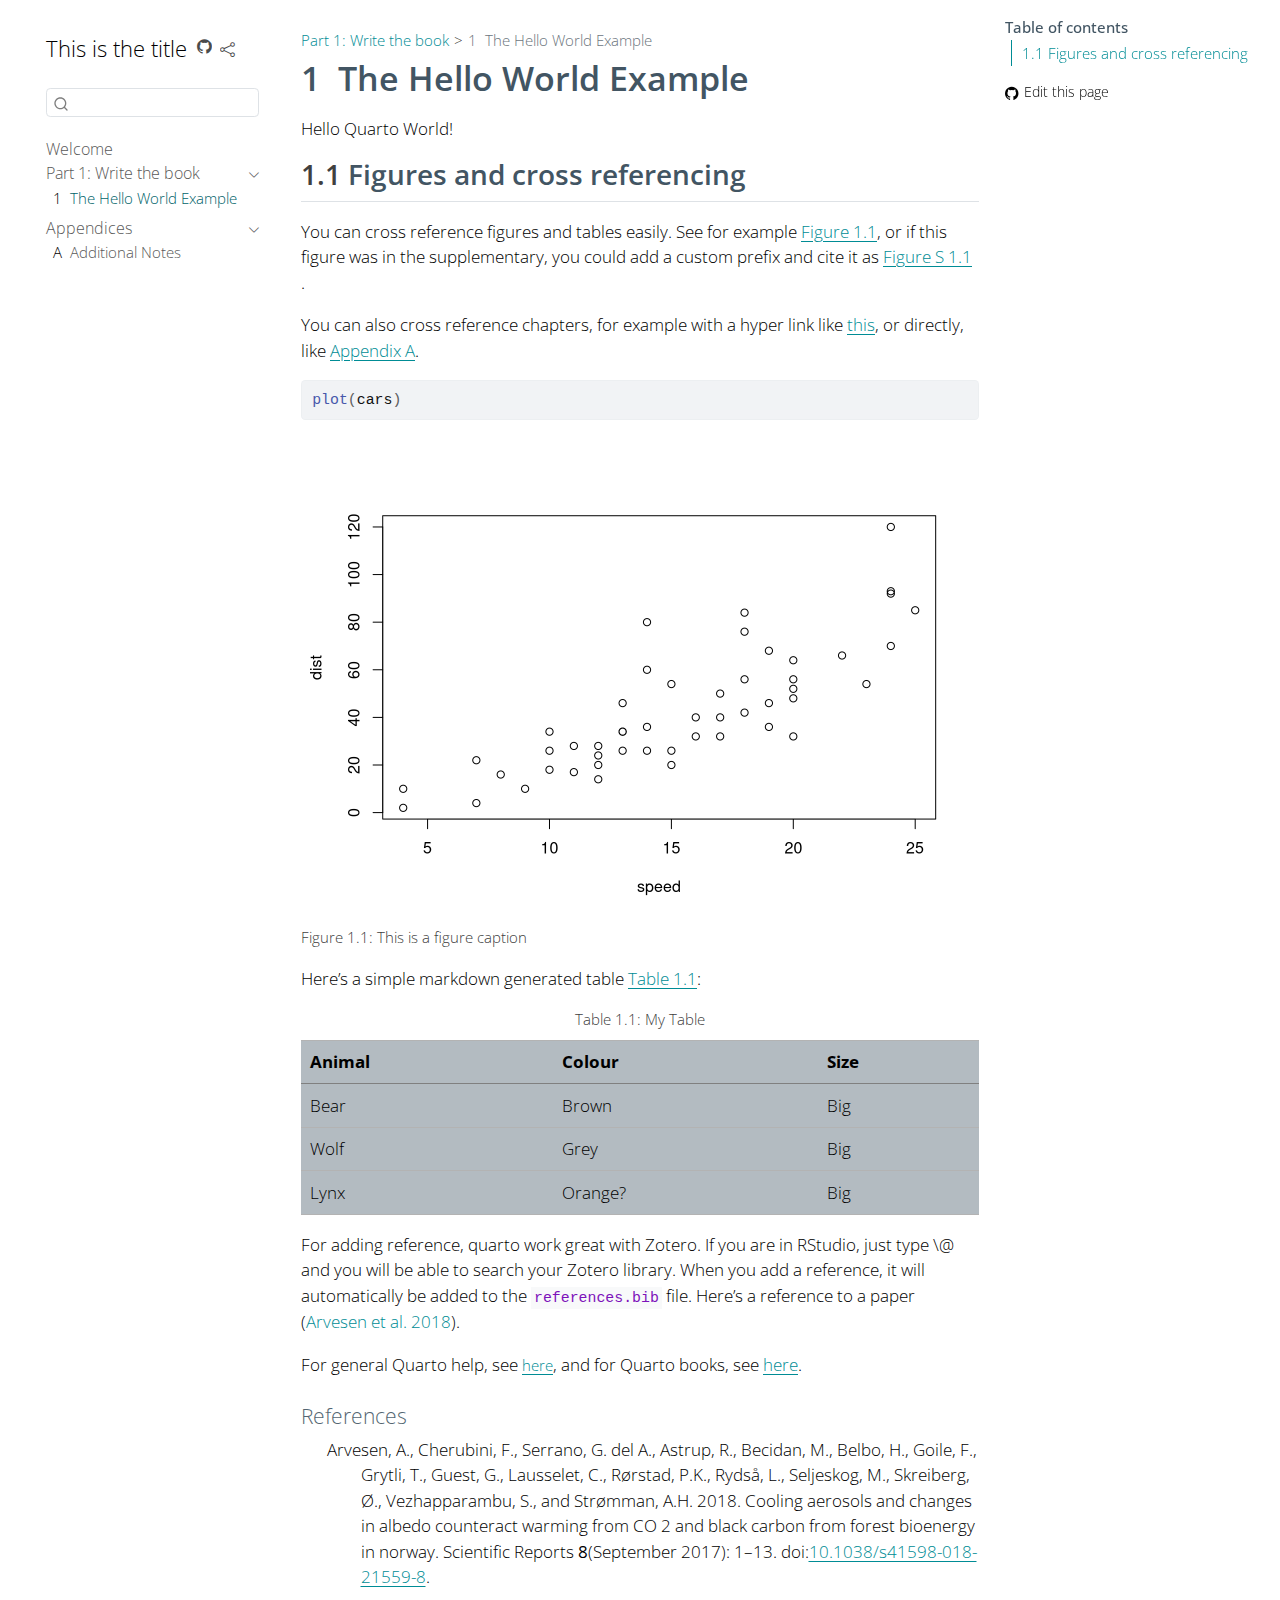
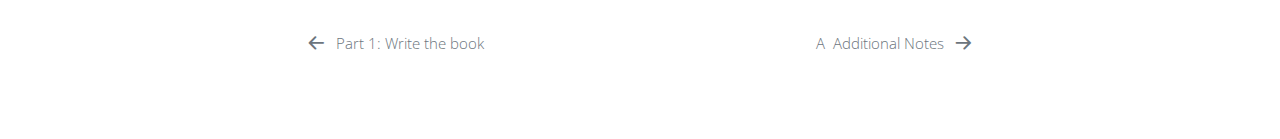
<file: _book/hello-world.html>
<!DOCTYPE html>
<html xmlns="http://www.w3.org/1999/xhtml" lang="en" xml:lang="en"><head>
<meta http-equiv="Content-Type" content="text/html; charset=UTF-8">
<meta charset="utf-8">
<meta name="generator" content="quarto-1.4.554">
<meta name="viewport" content="width=device-width, initial-scale=1.0, user-scalable=yes">
<meta name="description" content="Add some description here if you like.">
<title>This is the title - 1&nbsp; The Hello World Example</title>
<style>
code{white-space: pre-wrap;}
span.smallcaps{font-variant: small-caps;}
div.columns{display: flex; gap: min(4vw, 1.5em);}
div.column{flex: auto; overflow-x: auto;}
div.hanging-indent{margin-left: 1.5em; text-indent: -1.5em;}
ul.task-list{list-style: none;}
ul.task-list li input[type="checkbox"] {
  width: 0.8em;
  margin: 0 0.8em 0.2em -1em; /* quarto-specific, see https://github.com/quarto-dev/quarto-cli/issues/4556 */ 
  vertical-align: middle;
}
/* CSS for syntax highlighting */
pre > code.sourceCode { white-space: pre; position: relative; }
pre > code.sourceCode > span { line-height: 1.25; }
pre > code.sourceCode > span:empty { height: 1.2em; }
.sourceCode { overflow: visible; }
code.sourceCode > span { color: inherit; text-decoration: inherit; }
div.sourceCode { margin: 1em 0; }
pre.sourceCode { margin: 0; }
@media screen {
div.sourceCode { overflow: auto; }
}
@media print {
pre > code.sourceCode { white-space: pre-wrap; }
pre > code.sourceCode > span { text-indent: -5em; padding-left: 5em; }
}
pre.numberSource code
  { counter-reset: source-line 0; }
pre.numberSource code > span
  { position: relative; left: -4em; counter-increment: source-line; }
pre.numberSource code > span > a:first-child::before
  { content: counter(source-line);
    position: relative; left: -1em; text-align: right; vertical-align: baseline;
    border: none; display: inline-block;
    -webkit-touch-callout: none; -webkit-user-select: none;
    -khtml-user-select: none; -moz-user-select: none;
    -ms-user-select: none; user-select: none;
    padding: 0 4px; width: 4em;
  }
pre.numberSource { margin-left: 3em;  padding-left: 4px; }
div.sourceCode
  {   }
@media screen {
pre > code.sourceCode > span > a:first-child::before { text-decoration: underline; }
}
/* CSS for citations */
div.csl-bib-body { }
div.csl-entry {
  clear: both;
  margin-bottom: 0em;
}
.hanging-indent div.csl-entry {
  margin-left:2em;
  text-indent:-2em;
}
div.csl-left-margin {
  min-width:2em;
  float:left;
}
div.csl-right-inline {
  margin-left:2em;
  padding-left:1em;
}
div.csl-indent {
  margin-left: 2em;
}</style>

<script src="site_libs/quarto-nav/quarto-nav.js"></script>
<script src="site_libs/quarto-nav/headroom.min.js"></script>
<script src="site_libs/clipboard/clipboard.min.js"></script>
<script src="site_libs/quarto-search/autocomplete.umd.js"></script>
<script src="site_libs/quarto-search/fuse.min.js"></script>
<script src="site_libs/quarto-search/quarto-search.js"></script>
<meta name="quarto:offset" content="./">
<link href="./appendix-notes.html" rel="next">
<link href="./my-first-book.html" rel="prev">
<script src="site_libs/quarto-html/quarto.js"></script>
<script src="site_libs/quarto-html/popper.min.js"></script>
<script src="site_libs/quarto-html/tippy.umd.min.js"></script>
<script src="site_libs/quarto-html/anchor.min.js"></script>
<link href="site_libs/quarto-html/tippy.css" rel="stylesheet">
<link href="site_libs/quarto-html/quarto-syntax-highlighting.css" rel="stylesheet" id="quarto-text-highlighting-styles">
<script src="site_libs/bootstrap/bootstrap.min.js"></script>
<link href="site_libs/bootstrap/bootstrap-icons.css" rel="stylesheet">
<link href="site_libs/bootstrap/bootstrap.min.css" rel="stylesheet" id="quarto-bootstrap" data-mode="light"><script id="quarto-search-options" type="application/json">{
  "location": "sidebar",
  "copy-button": false,
  "collapse-after": 3,
  "panel-placement": "start",
  "type": "textbox",
  "limit": 50,
  "keyboard-shortcut": [
    "f",
    "/",
    "s"
  ],
  "show-item-context": false,
  "language": {
    "search-no-results-text": "No results",
    "search-matching-documents-text": "matching documents",
    "search-copy-link-title": "Copy link to search",
    "search-hide-matches-text": "Hide additional matches",
    "search-more-match-text": "more match in this document",
    "search-more-matches-text": "more matches in this document",
    "search-clear-button-title": "Clear",
    "search-text-placeholder": "",
    "search-detached-cancel-button-title": "Cancel",
    "search-submit-button-title": "Submit",
    "search-label": "Search"
  }
}</script>
</head>
<body class="nav-sidebar floating">

<div id="quarto-search-results"></div>
  <header id="quarto-header" class="headroom fixed-top"><nav class="quarto-secondary-nav"><div class="container-fluid d-flex">
      <button type="button" class="quarto-btn-toggle btn" data-bs-toggle="collapse" data-bs-target=".quarto-sidebar-collapse-item" aria-controls="quarto-sidebar" aria-expanded="false" aria-label="Toggle sidebar navigation" onclick="if (window.quartoToggleHeadroom) { window.quartoToggleHeadroom(); }">
        <i class="bi bi-layout-text-sidebar-reverse"></i>
      </button>
        <nav class="quarto-page-breadcrumbs" aria-label="breadcrumb"><ol class="breadcrumb"><li class="breadcrumb-item"><a href="./my-first-book.html">Part 1: Write the book</a></li><li class="breadcrumb-item"><a href="./hello-world.html"><span class="chapter-number">1</span>&nbsp; <span class="chapter-title">The Hello World Example</span></a></li></ol></nav>
        <a class="flex-grow-1" role="button" data-bs-toggle="collapse" data-bs-target=".quarto-sidebar-collapse-item" aria-controls="quarto-sidebar" aria-expanded="false" aria-label="Toggle sidebar navigation" onclick="if (window.quartoToggleHeadroom) { window.quartoToggleHeadroom(); }">      
        </a>
      <button type="button" class="btn quarto-search-button" aria-label="" onclick="window.quartoOpenSearch();">
        <i class="bi bi-search"></i>
      </button>
    </div>
  </nav></header><!-- content --><div id="quarto-content" class="quarto-container page-columns page-rows-contents page-layout-article">
<!-- sidebar -->
  <nav id="quarto-sidebar" class="sidebar collapse collapse-horizontal quarto-sidebar-collapse-item sidebar-navigation floating overflow-auto"><div class="pt-lg-2 mt-2 text-left sidebar-header">
    <div class="sidebar-title mb-0 py-0">
      <a href="./">This is the title</a> 
        <div class="sidebar-tools-main">
    <a href="https://github.com/NINAnor/NINA-ebook-template" title="Source Code" class="quarto-navigation-tool px-1" aria-label="Source Code"><i class="bi bi-github"></i></a>
    <div class="dropdown">
      <a href="" title="Share" id="quarto-navigation-tool-dropdown-0" class="quarto-navigation-tool dropdown-toggle px-1" data-bs-toggle="dropdown" aria-expanded="false" aria-label="Share"><i class="bi bi-share"></i></a>
      <ul class="dropdown-menu" aria-labelledby="quarto-navigation-tool-dropdown-0">
<li>
            <a class="dropdown-item sidebar-tools-main-item" href="https://twitter.com/intent/tweet?url=%7Curl%7C">
              <i class="bi bi-bi-twitter pe-1"></i>
            Twitter
            </a>
          </li>
          <li>
            <a class="dropdown-item sidebar-tools-main-item" href="https://www.facebook.com/sharer/sharer.php?u=%7Curl%7C">
              <i class="bi bi-bi-facebook pe-1"></i>
            Facebook
            </a>
          </li>
          <li>
            <a class="dropdown-item sidebar-tools-main-item" href="https://www.linkedin.com/sharing/share-offsite/?url=%7Curl%7C">
              <i class="bi bi-bi-linkedin pe-1"></i>
            LinkedIn
            </a>
          </li>
      </ul>
</div>
</div>
    </div>
      </div>
        <div class="mt-2 flex-shrink-0 align-items-center">
        <div class="sidebar-search">
        <div id="quarto-search" class="" title="Search"></div>
        </div>
        </div>
    <div class="sidebar-menu-container"> 
    <ul class="list-unstyled mt-1">
<li class="sidebar-item">
  <div class="sidebar-item-container"> 
  <a href="./index.html" class="sidebar-item-text sidebar-link">
 <span class="menu-text">Welcome</span></a>
  </div>
</li>
        <li class="sidebar-item sidebar-item-section">
      <div class="sidebar-item-container"> 
            <a href="./my-first-book.html" class="sidebar-item-text sidebar-link">
 <span class="menu-text">Part 1: Write the book</span></a>
          <a class="sidebar-item-toggle text-start" data-bs-toggle="collapse" data-bs-target="#quarto-sidebar-section-1" aria-expanded="true" aria-label="Toggle section">
            <i class="bi bi-chevron-right ms-2"></i>
          </a> 
      </div>
      <ul id="quarto-sidebar-section-1" class="collapse list-unstyled sidebar-section depth1 show">
<li class="sidebar-item">
  <div class="sidebar-item-container"> 
  <a href="./hello-world.html" class="sidebar-item-text sidebar-link active">
 <span class="menu-text"><span class="chapter-number">1</span>&nbsp; <span class="chapter-title">The Hello World Example</span></span></a>
  </div>
</li>
      </ul>
</li>
        <li class="sidebar-item sidebar-item-section">
      <div class="sidebar-item-container"> 
            <a class="sidebar-item-text sidebar-link text-start" data-bs-toggle="collapse" data-bs-target="#quarto-sidebar-section-2" aria-expanded="true">
 <span class="menu-text">Appendices</span></a>
          <a class="sidebar-item-toggle text-start" data-bs-toggle="collapse" data-bs-target="#quarto-sidebar-section-2" aria-expanded="true" aria-label="Toggle section">
            <i class="bi bi-chevron-right ms-2"></i>
          </a> 
      </div>
      <ul id="quarto-sidebar-section-2" class="collapse list-unstyled sidebar-section depth1 show">
<li class="sidebar-item">
  <div class="sidebar-item-container"> 
  <a href="./appendix-notes.html" class="sidebar-item-text sidebar-link">
 <span class="menu-text"><span class="chapter-number">A</span>&nbsp; <span class="chapter-title">Additional Notes</span></span></a>
  </div>
</li>
      </ul>
</li>
    </ul>
</div>
</nav><div id="quarto-sidebar-glass" class="quarto-sidebar-collapse-item" data-bs-toggle="collapse" data-bs-target=".quarto-sidebar-collapse-item"></div>
<!-- margin-sidebar -->
    <div id="quarto-margin-sidebar" class="sidebar margin-sidebar">
        <nav id="TOC" role="doc-toc" class="toc-active"><h2 id="toc-title">Table of contents</h2>
   
  <ul>
<li><a href="#figures-and-cross-referencing" id="toc-figures-and-cross-referencing" class="nav-link active" data-scroll-target="#figures-and-cross-referencing"><span class="header-section-number">1.1</span> Figures and cross referencing</a></li>
  </ul><div class="toc-actions"><ul><li><a href="https://github.com/NINAnor/NINA-ebook-template/edit/main/hello-world.qmd" class="toc-action"><i class="bi bi-github"></i>Edit this page</a></li></ul></div></nav>
    </div>
<!-- main -->
<main class="content" id="quarto-document-content"><header id="title-block-header" class="quarto-title-block default"><nav class="quarto-page-breadcrumbs quarto-title-breadcrumbs d-none d-lg-block" aria-label="breadcrumb"><ol class="breadcrumb"><li class="breadcrumb-item"><a href="./my-first-book.html">Part 1: Write the book</a></li><li class="breadcrumb-item"><a href="./hello-world.html"><span class="chapter-number">1</span>&nbsp; <span class="chapter-title">The Hello World Example</span></a></li></ol></nav><div class="quarto-title">
<h1 class="title"><span id="sec-hello-world" class="quarto-section-identifier"><span class="chapter-number">1</span>&nbsp; <span class="chapter-title">The Hello World Example</span></span></h1>
</div>



<div class="quarto-title-meta">

    
  
    
  </div>
  


</header><p>Hello Quarto World!</p>
<section id="figures-and-cross-referencing" class="level2" data-number="1.1"><h2 data-number="1.1" class="anchored" data-anchor-id="figures-and-cross-referencing">
<span class="header-section-number">1.1</span> Figures and cross referencing</h2>
<p>You can cross reference figures and tables easily. See for example <a href="#fig-plot" class="quarto-xref">Figure&nbsp;<span>1.1</span></a>, or if this figure was in the supplementary, you could add a custom prefix and cite it as <a href="#fig-plot" class="quarto-xref">Figure S&nbsp;<span>1.1</span></a> .</p>
<p>You can also cross reference chapters, for example with a hyper link like <a href="appendix-notes.html">this</a>, or directly, like <a href="appendix-notes.html" class="quarto-xref"><span>Appendix A</span></a>.</p>
<div class="cell">
<div class="sourceCode" id="cb1"><pre class="downlit sourceCode r code-with-copy"><code class="sourceCode R"><span><span class="fu"><a href="https://rdrr.io/r/graphics/plot.default.html">plot</a></span><span class="op">(</span><span class="va">cars</span><span class="op">)</span></span></code><button title="Copy to Clipboard" class="code-copy-button"><i class="bi"></i></button></pre></div>
<div class="cell-output-display">
<div id="fig-plot" class="quarto-figure quarto-figure-center quarto-float anchored">
<figure class="quarto-float quarto-float-fig figure"><div aria-describedby="fig-plot-caption-0ceaefa1-69ba-4598-a22c-09a6ac19f8ca">
<img src="hello-world_files/figure-html/fig-plot-1.png" class="img-fluid figure-img" width="672">
</div>
<figcaption class="quarto-float-caption-bottom quarto-float-caption quarto-float-fig" id="fig-plot-caption-0ceaefa1-69ba-4598-a22c-09a6ac19f8ca">
Figure&nbsp;1.1: This is a figure caption
</figcaption></figure>
</div>
</div>
</div>
<p>Here’s a simple markdown generated table <a href="#tbl-myTable" class="quarto-xref">Table&nbsp;<span>1.1</span></a>:</p>
<div id="tbl-myTable" class="quarto-float anchored">
<figure class="quarto-float quarto-float-tbl figure"><figcaption class="quarto-float-caption-top quarto-float-caption quarto-float-tbl" id="tbl-myTable-caption-0ceaefa1-69ba-4598-a22c-09a6ac19f8ca">
Table&nbsp;1.1: My Table
</figcaption><div aria-describedby="tbl-myTable-caption-0ceaefa1-69ba-4598-a22c-09a6ac19f8ca">
<table class="table">
<thead><tr class="header">
<th>Animal</th>
<th>Colour</th>
<th>Size</th>
</tr></thead>
<tbody>
<tr class="odd">
<td>Bear</td>
<td>Brown</td>
<td>Big</td>
</tr>
<tr class="even">
<td>Wolf</td>
<td>Grey</td>
<td>Big</td>
</tr>
<tr class="odd">
<td>Lynx</td>
<td>Orange?</td>
<td>Big</td>
</tr>
</tbody>
</table>
</div>
</figure>
</div>
<p>For adding reference, quarto work great with Zotero. If you are in RStudio, just type \@ and you will be able to search your Zotero library. When you add a reference, it will automatically be added to the <code>references.bib</code> file. Here’s a reference to a paper <span class="citation" data-cites="arvesen2018">(<a href="#ref-arvesen2018" role="doc-biblioref">Arvesen et al. 2018</a>)</span>.</p>
<p>For general Quarto help, see <a href="#0" style="font-size: 11pt;">here</a>, and for Quarto books, see <a href="Quarto – Book Structure>>">here</a>.</p>
<section id="references" class="level4 unnumbered"><h4 class="unnumbered anchored" data-anchor-id="references">References</h4>


<div id="refs" class="references csl-bib-body hanging-indent" data-entry-spacing="0" role="list">
<div id="ref-arvesen2018" class="csl-entry" role="listitem">
Arvesen, A., Cherubini, F., Serrano, G. del A., Astrup, R., Becidan, M., Belbo, H., Goile, F., Grytli, T., Guest, G., Lausselet, C., Rørstad, P.K., Rydså, L., Seljeskog, M., Skreiberg, Ø., Vezhapparambu, S., and Strømman, A.H. 2018. Cooling aerosols and changes in albedo counteract warming from CO 2 and black carbon from forest bioenergy in norway. Scientific Reports <strong>8</strong>(September 2017): 1–13. doi:<a href="https://doi.org/10.1038/s41598-018-21559-8">10.1038/s41598-018-21559-8</a>.
</div>
</div>
</section></section></main><!-- /main --><script id="quarto-html-after-body" type="application/javascript">
window.document.addEventListener("DOMContentLoaded", function (event) {
  const toggleBodyColorMode = (bsSheetEl) => {
    const mode = bsSheetEl.getAttribute("data-mode");
    const bodyEl = window.document.querySelector("body");
    if (mode === "dark") {
      bodyEl.classList.add("quarto-dark");
      bodyEl.classList.remove("quarto-light");
    } else {
      bodyEl.classList.add("quarto-light");
      bodyEl.classList.remove("quarto-dark");
    }
  }
  const toggleBodyColorPrimary = () => {
    const bsSheetEl = window.document.querySelector("link#quarto-bootstrap");
    if (bsSheetEl) {
      toggleBodyColorMode(bsSheetEl);
    }
  }
  toggleBodyColorPrimary();  
  const icon = "";
  const anchorJS = new window.AnchorJS();
  anchorJS.options = {
    placement: 'right',
    icon: icon
  };
  anchorJS.add('.anchored');
  const isCodeAnnotation = (el) => {
    for (const clz of el.classList) {
      if (clz.startsWith('code-annotation-')) {                     
        return true;
      }
    }
    return false;
  }
  const clipboard = new window.ClipboardJS('.code-copy-button', {
    text: function(trigger) {
      const codeEl = trigger.previousElementSibling.cloneNode(true);
      for (const childEl of codeEl.children) {
        if (isCodeAnnotation(childEl)) {
          childEl.remove();
        }
      }
      return codeEl.innerText;
    }
  });
  clipboard.on('success', function(e) {
    // button target
    const button = e.trigger;
    // don't keep focus
    button.blur();
    // flash "checked"
    button.classList.add('code-copy-button-checked');
    var currentTitle = button.getAttribute("title");
    button.setAttribute("title", "Copied!");
    let tooltip;
    if (window.bootstrap) {
      button.setAttribute("data-bs-toggle", "tooltip");
      button.setAttribute("data-bs-placement", "left");
      button.setAttribute("data-bs-title", "Copied!");
      tooltip = new bootstrap.Tooltip(button, 
        { trigger: "manual", 
          customClass: "code-copy-button-tooltip",
          offset: [0, -8]});
      tooltip.show();    
    }
    setTimeout(function() {
      if (tooltip) {
        tooltip.hide();
        button.removeAttribute("data-bs-title");
        button.removeAttribute("data-bs-toggle");
        button.removeAttribute("data-bs-placement");
      }
      button.setAttribute("title", currentTitle);
      button.classList.remove('code-copy-button-checked');
    }, 1000);
    // clear code selection
    e.clearSelection();
  });
    var localhostRegex = new RegExp(/^(?:http|https):\/\/localhost\:?[0-9]*\//);
    var mailtoRegex = new RegExp(/^mailto:/);
      var filterRegex = new RegExp('/' + window.location.host + '/');
    var isInternal = (href) => {
        return filterRegex.test(href) || localhostRegex.test(href) || mailtoRegex.test(href);
    }
    // Inspect non-navigation links and adorn them if external
 	var links = window.document.querySelectorAll('a[href]:not(.nav-link):not(.navbar-brand):not(.toc-action):not(.sidebar-link):not(.sidebar-item-toggle):not(.pagination-link):not(.no-external):not([aria-hidden]):not(.dropdown-item):not(.quarto-navigation-tool)');
    for (var i=0; i<links.length; i++) {
      const link = links[i];
      if (!isInternal(link.href)) {
        // undo the damage that might have been done by quarto-nav.js in the case of
        // links that we want to consider external
        if (link.dataset.originalHref !== undefined) {
          link.href = link.dataset.originalHref;
        }
      }
    }
  function tippyHover(el, contentFn, onTriggerFn, onUntriggerFn) {
    const config = {
      allowHTML: true,
      maxWidth: 500,
      delay: 100,
      arrow: false,
      appendTo: function(el) {
          return el.parentElement;
      },
      interactive: true,
      interactiveBorder: 10,
      theme: 'quarto',
      placement: 'bottom-start',
    };
    if (contentFn) {
      config.content = contentFn;
    }
    if (onTriggerFn) {
      config.onTrigger = onTriggerFn;
    }
    if (onUntriggerFn) {
      config.onUntrigger = onUntriggerFn;
    }
    window.tippy(el, config); 
  }
  const noterefs = window.document.querySelectorAll('a[role="doc-noteref"]');
  for (var i=0; i<noterefs.length; i++) {
    const ref = noterefs[i];
    tippyHover(ref, function() {
      // use id or data attribute instead here
      let href = ref.getAttribute('data-footnote-href') || ref.getAttribute('href');
      try { href = new URL(href).hash; } catch {}
      const id = href.replace(/^#\/?/, "");
      const note = window.document.getElementById(id);
      if (note) {
        return note.innerHTML;
      } else {
        return "";
      }
    });
  }
  const xrefs = window.document.querySelectorAll('a.quarto-xref');
  const processXRef = (id, note) => {
    // Strip column container classes
    const stripColumnClz = (el) => {
      el.classList.remove("page-full", "page-columns");
      if (el.children) {
        for (const child of el.children) {
          stripColumnClz(child);
        }
      }
    }
    stripColumnClz(note)
    if (id === null || id.startsWith('sec-')) {
      // Special case sections, only their first couple elements
      const container = document.createElement("div");
      if (note.children && note.children.length > 2) {
        container.appendChild(note.children[0].cloneNode(true));
        for (let i = 1; i < note.children.length; i++) {
          const child = note.children[i];
          if (child.tagName === "P" && child.innerText === "") {
            continue;
          } else {
            container.appendChild(child.cloneNode(true));
            break;
          }
        }
        if (window.Quarto?.typesetMath) {
          window.Quarto.typesetMath(container);
        }
        return container.innerHTML
      } else {
        if (window.Quarto?.typesetMath) {
          window.Quarto.typesetMath(note);
        }
        return note.innerHTML;
      }
    } else {
      // Remove any anchor links if they are present
      const anchorLink = note.querySelector('a.anchorjs-link');
      if (anchorLink) {
        anchorLink.remove();
      }
      if (window.Quarto?.typesetMath) {
        window.Quarto.typesetMath(note);
      }
      // TODO in 1.5, we should make sure this works without a callout special case
      if (note.classList.contains("callout")) {
        return note.outerHTML;
      } else {
        return note.innerHTML;
      }
    }
  }
  for (var i=0; i<xrefs.length; i++) {
    const xref = xrefs[i];
    tippyHover(xref, undefined, function(instance) {
      instance.disable();
      let url = xref.getAttribute('href');
      let hash = undefined; 
      if (url.startsWith('#')) {
        hash = url;
      } else {
        try { hash = new URL(url).hash; } catch {}
      }
      if (hash) {
        const id = hash.replace(/^#\/?/, "");
        const note = window.document.getElementById(id);
        if (note !== null) {
          try {
            const html = processXRef(id, note.cloneNode(true));
            instance.setContent(html);
          } finally {
            instance.enable();
            instance.show();
          }
        } else {
          // See if we can fetch this
          fetch(url.split('#')[0])
          .then(res => res.text())
          .then(html => {
            const parser = new DOMParser();
            const htmlDoc = parser.parseFromString(html, "text/html");
            const note = htmlDoc.getElementById(id);
            if (note !== null) {
              const html = processXRef(id, note);
              instance.setContent(html);
            } 
          }).finally(() => {
            instance.enable();
            instance.show();
          });
        }
      } else {
        // See if we can fetch a full url (with no hash to target)
        // This is a special case and we should probably do some content thinning / targeting
        fetch(url)
        .then(res => res.text())
        .then(html => {
          const parser = new DOMParser();
          const htmlDoc = parser.parseFromString(html, "text/html");
          const note = htmlDoc.querySelector('main.content');
          if (note !== null) {
            // This should only happen for chapter cross references
            // (since there is no id in the URL)
            // remove the first header
            if (note.children.length > 0 && note.children[0].tagName === "HEADER") {
              note.children[0].remove();
            }
            const html = processXRef(null, note);
            instance.setContent(html);
          } 
        }).finally(() => {
          instance.enable();
          instance.show();
        });
      }
    }, function(instance) {
    });
  }
      let selectedAnnoteEl;
      const selectorForAnnotation = ( cell, annotation) => {
        let cellAttr = 'data-code-cell="' + cell + '"';
        let lineAttr = 'data-code-annotation="' +  annotation + '"';
        const selector = 'span[' + cellAttr + '][' + lineAttr + ']';
        return selector;
      }
      const selectCodeLines = (annoteEl) => {
        const doc = window.document;
        const targetCell = annoteEl.getAttribute("data-target-cell");
        const targetAnnotation = annoteEl.getAttribute("data-target-annotation");
        const annoteSpan = window.document.querySelector(selectorForAnnotation(targetCell, targetAnnotation));
        const lines = annoteSpan.getAttribute("data-code-lines").split(",");
        const lineIds = lines.map((line) => {
          return targetCell + "-" + line;
        })
        let top = null;
        let height = null;
        let parent = null;
        if (lineIds.length > 0) {
            //compute the position of the single el (top and bottom and make a div)
            const el = window.document.getElementById(lineIds[0]);
            top = el.offsetTop;
            height = el.offsetHeight;
            parent = el.parentElement.parentElement;
          if (lineIds.length > 1) {
            const lastEl = window.document.getElementById(lineIds[lineIds.length - 1]);
            const bottom = lastEl.offsetTop + lastEl.offsetHeight;
            height = bottom - top;
          }
          if (top !== null && height !== null && parent !== null) {
            // cook up a div (if necessary) and position it 
            let div = window.document.getElementById("code-annotation-line-highlight");
            if (div === null) {
              div = window.document.createElement("div");
              div.setAttribute("id", "code-annotation-line-highlight");
              div.style.position = 'absolute';
              parent.appendChild(div);
            }
            div.style.top = top - 2 + "px";
            div.style.height = height + 4 + "px";
            div.style.left = 0;
            let gutterDiv = window.document.getElementById("code-annotation-line-highlight-gutter");
            if (gutterDiv === null) {
              gutterDiv = window.document.createElement("div");
              gutterDiv.setAttribute("id", "code-annotation-line-highlight-gutter");
              gutterDiv.style.position = 'absolute';
              const codeCell = window.document.getElementById(targetCell);
              const gutter = codeCell.querySelector('.code-annotation-gutter');
              gutter.appendChild(gutterDiv);
            }
            gutterDiv.style.top = top - 2 + "px";
            gutterDiv.style.height = height + 4 + "px";
          }
          selectedAnnoteEl = annoteEl;
        }
      };
      const unselectCodeLines = () => {
        const elementsIds = ["code-annotation-line-highlight", "code-annotation-line-highlight-gutter"];
        elementsIds.forEach((elId) => {
          const div = window.document.getElementById(elId);
          if (div) {
            div.remove();
          }
        });
        selectedAnnoteEl = undefined;
      };
        // Handle positioning of the toggle
    window.addEventListener(
      "resize",
      throttle(() => {
        elRect = undefined;
        if (selectedAnnoteEl) {
          selectCodeLines(selectedAnnoteEl);
        }
      }, 10)
    );
    function throttle(fn, ms) {
    let throttle = false;
    let timer;
      return (...args) => {
        if(!throttle) { // first call gets through
            fn.apply(this, args);
            throttle = true;
        } else { // all the others get throttled
            if(timer) clearTimeout(timer); // cancel #2
            timer = setTimeout(() => {
              fn.apply(this, args);
              timer = throttle = false;
            }, ms);
        }
      };
    }
      // Attach click handler to the DT
      const annoteDls = window.document.querySelectorAll('dt[data-target-cell]');
      for (const annoteDlNode of annoteDls) {
        annoteDlNode.addEventListener('click', (event) => {
          const clickedEl = event.target;
          if (clickedEl !== selectedAnnoteEl) {
            unselectCodeLines();
            const activeEl = window.document.querySelector('dt[data-target-cell].code-annotation-active');
            if (activeEl) {
              activeEl.classList.remove('code-annotation-active');
            }
            selectCodeLines(clickedEl);
            clickedEl.classList.add('code-annotation-active');
          } else {
            // Unselect the line
            unselectCodeLines();
            clickedEl.classList.remove('code-annotation-active');
          }
        });
      }
  const findCites = (el) => {
    const parentEl = el.parentElement;
    if (parentEl) {
      const cites = parentEl.dataset.cites;
      if (cites) {
        return {
          el,
          cites: cites.split(' ')
        };
      } else {
        return findCites(el.parentElement)
      }
    } else {
      return undefined;
    }
  };
  var bibliorefs = window.document.querySelectorAll('a[role="doc-biblioref"]');
  for (var i=0; i<bibliorefs.length; i++) {
    const ref = bibliorefs[i];
    const citeInfo = findCites(ref);
    if (citeInfo) {
      tippyHover(citeInfo.el, function() {
        var popup = window.document.createElement('div');
        citeInfo.cites.forEach(function(cite) {
          var citeDiv = window.document.createElement('div');
          citeDiv.classList.add('hanging-indent');
          citeDiv.classList.add('csl-entry');
          var biblioDiv = window.document.getElementById('ref-' + cite);
          if (biblioDiv) {
            citeDiv.innerHTML = biblioDiv.innerHTML;
          }
          popup.appendChild(citeDiv);
        });
        return popup.innerHTML;
      });
    }
  }
});
</script><nav class="page-navigation"><div class="nav-page nav-page-previous">
      <a href="./my-first-book.html" class="pagination-link" aria-label="Part 1: Write the book">
        <i class="bi bi-arrow-left-short"></i> <span class="nav-page-text">Part 1: Write the book</span>
      </a>          
  </div>
  <div class="nav-page nav-page-next">
      <a href="./appendix-notes.html" class="pagination-link" aria-label="Additional Notes">
        <span class="nav-page-text"><span class="chapter-number">A</span>&nbsp; <span class="chapter-title">Additional Notes</span></span> <i class="bi bi-arrow-right-short"></i>
      </a>
  </div>
</nav>
</div> <!-- /content -->



<footer class="footer"><div class="nav-footer"><div class="nav-footer-center"><div class="toc-actions d-sm-block d-md-none"><ul><li><a href="https://github.com/NINAnor/NINA-ebook-template/edit/main/hello-world.qmd" class="toc-action"><i class="bi bi-github"></i>Edit this page</a></li></ul></div></div></div></footer></body></html>
</file>
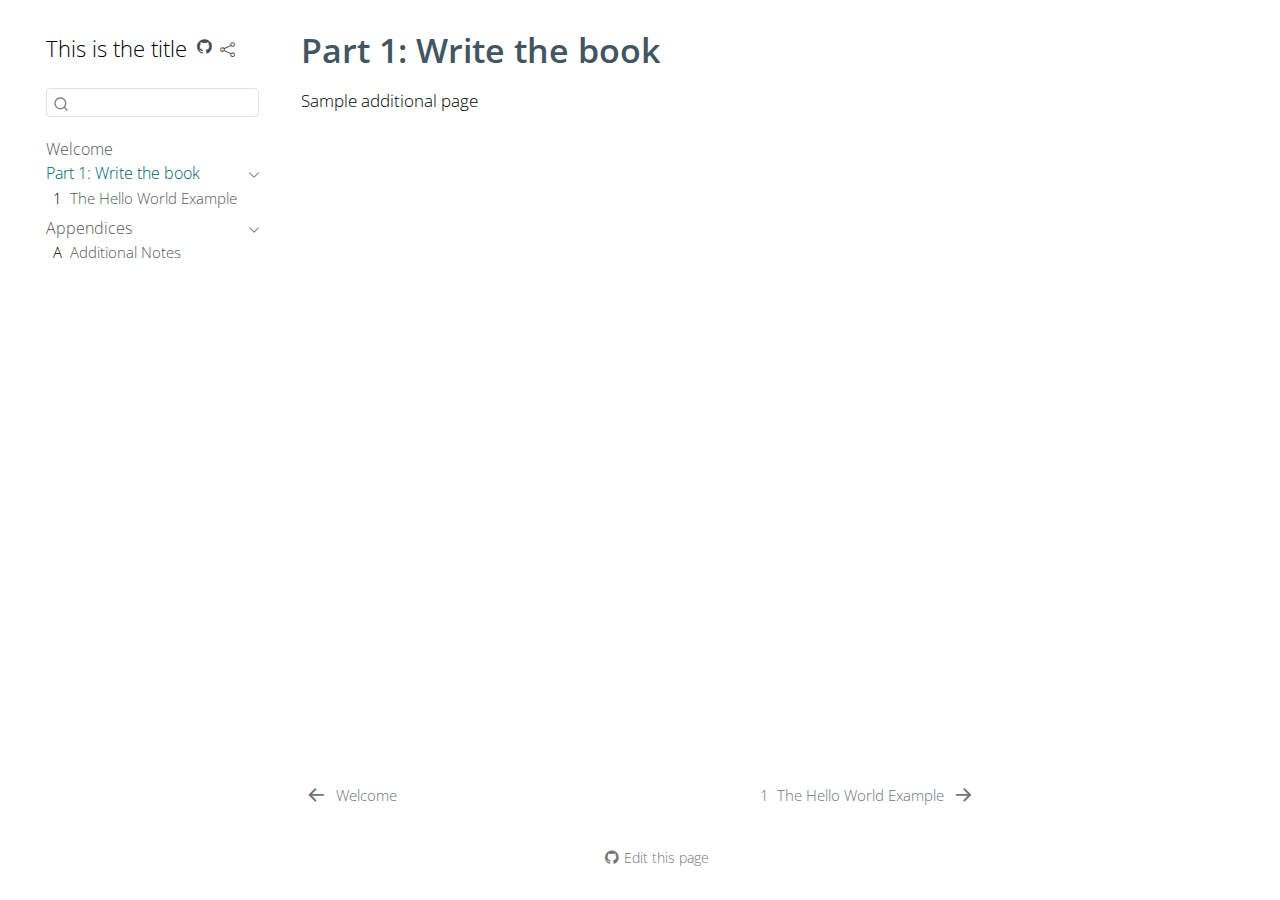
<file: _book/my-first-book.html>
<!DOCTYPE html>
<html xmlns="http://www.w3.org/1999/xhtml" lang="en" xml:lang="en"><head>

<meta charset="utf-8">
<meta name="generator" content="quarto-1.4.554">

<meta name="viewport" content="width=device-width, initial-scale=1.0, user-scalable=yes">

<meta name="description" content="Add some description here if you like.">

<title>This is the title - Part 1: Write the book</title>
<style>
code{white-space: pre-wrap;}
span.smallcaps{font-variant: small-caps;}
div.columns{display: flex; gap: min(4vw, 1.5em);}
div.column{flex: auto; overflow-x: auto;}
div.hanging-indent{margin-left: 1.5em; text-indent: -1.5em;}
ul.task-list{list-style: none;}
ul.task-list li input[type="checkbox"] {
  width: 0.8em;
  margin: 0 0.8em 0.2em -1em; /* quarto-specific, see https://github.com/quarto-dev/quarto-cli/issues/4556 */ 
  vertical-align: middle;
}
</style>


<script src="site_libs/quarto-nav/quarto-nav.js"></script>
<script src="site_libs/quarto-nav/headroom.min.js"></script>
<script src="site_libs/clipboard/clipboard.min.js"></script>
<script src="site_libs/quarto-search/autocomplete.umd.js"></script>
<script src="site_libs/quarto-search/fuse.min.js"></script>
<script src="site_libs/quarto-search/quarto-search.js"></script>
<meta name="quarto:offset" content="./">
<link href="./hello-world.html" rel="next">
<link href="./index.html" rel="prev">
<script src="site_libs/quarto-html/quarto.js"></script>
<script src="site_libs/quarto-html/popper.min.js"></script>
<script src="site_libs/quarto-html/tippy.umd.min.js"></script>
<script src="site_libs/quarto-html/anchor.min.js"></script>
<link href="site_libs/quarto-html/tippy.css" rel="stylesheet">
<link href="site_libs/quarto-html/quarto-syntax-highlighting.css" rel="stylesheet" id="quarto-text-highlighting-styles">
<script src="site_libs/bootstrap/bootstrap.min.js"></script>
<link href="site_libs/bootstrap/bootstrap-icons.css" rel="stylesheet">
<link href="site_libs/bootstrap/bootstrap.min.css" rel="stylesheet" id="quarto-bootstrap" data-mode="light">
<script id="quarto-search-options" type="application/json">{
  "location": "sidebar",
  "copy-button": false,
  "collapse-after": 3,
  "panel-placement": "start",
  "type": "textbox",
  "limit": 50,
  "keyboard-shortcut": [
    "f",
    "/",
    "s"
  ],
  "show-item-context": false,
  "language": {
    "search-no-results-text": "No results",
    "search-matching-documents-text": "matching documents",
    "search-copy-link-title": "Copy link to search",
    "search-hide-matches-text": "Hide additional matches",
    "search-more-match-text": "more match in this document",
    "search-more-matches-text": "more matches in this document",
    "search-clear-button-title": "Clear",
    "search-text-placeholder": "",
    "search-detached-cancel-button-title": "Cancel",
    "search-submit-button-title": "Submit",
    "search-label": "Search"
  }
}</script>


</head>

<body class="nav-sidebar floating">

<div id="quarto-search-results"></div>
  <header id="quarto-header" class="headroom fixed-top">
  <nav class="quarto-secondary-nav">
    <div class="container-fluid d-flex">
      <button type="button" class="quarto-btn-toggle btn" data-bs-toggle="collapse" data-bs-target=".quarto-sidebar-collapse-item" aria-controls="quarto-sidebar" aria-expanded="false" aria-label="Toggle sidebar navigation" onclick="if (window.quartoToggleHeadroom) { window.quartoToggleHeadroom(); }">
        <i class="bi bi-layout-text-sidebar-reverse"></i>
      </button>
        <nav class="quarto-page-breadcrumbs" aria-label="breadcrumb"><ol class="breadcrumb"><li class="breadcrumb-item"><a href="./my-first-book.html">Part 1: Write the book</a></li></ol></nav>
        <a class="flex-grow-1" role="button" data-bs-toggle="collapse" data-bs-target=".quarto-sidebar-collapse-item" aria-controls="quarto-sidebar" aria-expanded="false" aria-label="Toggle sidebar navigation" onclick="if (window.quartoToggleHeadroom) { window.quartoToggleHeadroom(); }">      
        </a>
      <button type="button" class="btn quarto-search-button" aria-label="" onclick="window.quartoOpenSearch();">
        <i class="bi bi-search"></i>
      </button>
    </div>
  </nav>
</header>
<!-- content -->
<div id="quarto-content" class="quarto-container page-columns page-rows-contents page-layout-article">
<!-- sidebar -->
  <nav id="quarto-sidebar" class="sidebar collapse collapse-horizontal quarto-sidebar-collapse-item sidebar-navigation floating overflow-auto">
    <div class="pt-lg-2 mt-2 text-left sidebar-header">
    <div class="sidebar-title mb-0 py-0">
      <a href="./">This is the title</a> 
        <div class="sidebar-tools-main">
    <a href="https://github.com/NINAnor/NINA-ebook-template" title="Source Code" class="quarto-navigation-tool px-1" aria-label="Source Code"><i class="bi bi-github"></i></a>
    <div class="dropdown">
      <a href="" title="Share" id="quarto-navigation-tool-dropdown-0" class="quarto-navigation-tool dropdown-toggle px-1" data-bs-toggle="dropdown" aria-expanded="false" aria-label="Share"><i class="bi bi-share"></i></a>
      <ul class="dropdown-menu" aria-labelledby="quarto-navigation-tool-dropdown-0">
          <li>
            <a class="dropdown-item sidebar-tools-main-item" href="https://twitter.com/intent/tweet?url=|url|">
              <i class="bi bi-bi-twitter pe-1"></i>
            Twitter
            </a>
          </li>
          <li>
            <a class="dropdown-item sidebar-tools-main-item" href="https://www.facebook.com/sharer/sharer.php?u=|url|">
              <i class="bi bi-bi-facebook pe-1"></i>
            Facebook
            </a>
          </li>
          <li>
            <a class="dropdown-item sidebar-tools-main-item" href="https://www.linkedin.com/sharing/share-offsite/?url=|url|">
              <i class="bi bi-bi-linkedin pe-1"></i>
            LinkedIn
            </a>
          </li>
      </ul>
    </div>
</div>
    </div>
      </div>
        <div class="mt-2 flex-shrink-0 align-items-center">
        <div class="sidebar-search">
        <div id="quarto-search" class="" title="Search"></div>
        </div>
        </div>
    <div class="sidebar-menu-container"> 
    <ul class="list-unstyled mt-1">
        <li class="sidebar-item">
  <div class="sidebar-item-container"> 
  <a href="./index.html" class="sidebar-item-text sidebar-link">
 <span class="menu-text">Welcome</span></a>
  </div>
</li>
        <li class="sidebar-item sidebar-item-section">
      <div class="sidebar-item-container"> 
            <a href="./my-first-book.html" class="sidebar-item-text sidebar-link active">
 <span class="menu-text">Part 1: Write the book</span></a>
          <a class="sidebar-item-toggle text-start" data-bs-toggle="collapse" data-bs-target="#quarto-sidebar-section-1" aria-expanded="true" aria-label="Toggle section">
            <i class="bi bi-chevron-right ms-2"></i>
          </a> 
      </div>
      <ul id="quarto-sidebar-section-1" class="collapse list-unstyled sidebar-section depth1 show">  
          <li class="sidebar-item">
  <div class="sidebar-item-container"> 
  <a href="./hello-world.html" class="sidebar-item-text sidebar-link">
 <span class="menu-text"><span class="chapter-number">1</span>&nbsp; <span class="chapter-title">The Hello World Example</span></span></a>
  </div>
</li>
      </ul>
  </li>
        <li class="sidebar-item sidebar-item-section">
      <div class="sidebar-item-container"> 
            <a class="sidebar-item-text sidebar-link text-start" data-bs-toggle="collapse" data-bs-target="#quarto-sidebar-section-2" aria-expanded="true">
 <span class="menu-text">Appendices</span></a>
          <a class="sidebar-item-toggle text-start" data-bs-toggle="collapse" data-bs-target="#quarto-sidebar-section-2" aria-expanded="true" aria-label="Toggle section">
            <i class="bi bi-chevron-right ms-2"></i>
          </a> 
      </div>
      <ul id="quarto-sidebar-section-2" class="collapse list-unstyled sidebar-section depth1 show">  
          <li class="sidebar-item">
  <div class="sidebar-item-container"> 
  <a href="./appendix-notes.html" class="sidebar-item-text sidebar-link">
 <span class="menu-text"><span class="chapter-number">A</span>&nbsp; <span class="chapter-title">Additional Notes</span></span></a>
  </div>
</li>
      </ul>
  </li>
    </ul>
    </div>
</nav>
<div id="quarto-sidebar-glass" class="quarto-sidebar-collapse-item" data-bs-toggle="collapse" data-bs-target=".quarto-sidebar-collapse-item"></div>
<!-- margin-sidebar -->
    <div id="quarto-margin-sidebar" class="sidebar margin-sidebar">
        
    </div>
<!-- main -->
<main class="content" id="quarto-document-content">

<header id="title-block-header" class="quarto-title-block default">
<div class="quarto-title">
<h1 class="title"><span id="write-my-book-please" class="quarto-section-identifier">Part 1: Write the book</span></h1>
</div>



<div class="quarto-title-meta">

    
  
    
  </div>
  


</header>


<p>Sample additional page</p>



</main> <!-- /main -->
<script id="quarto-html-after-body" type="application/javascript">
window.document.addEventListener("DOMContentLoaded", function (event) {
  const toggleBodyColorMode = (bsSheetEl) => {
    const mode = bsSheetEl.getAttribute("data-mode");
    const bodyEl = window.document.querySelector("body");
    if (mode === "dark") {
      bodyEl.classList.add("quarto-dark");
      bodyEl.classList.remove("quarto-light");
    } else {
      bodyEl.classList.add("quarto-light");
      bodyEl.classList.remove("quarto-dark");
    }
  }
  const toggleBodyColorPrimary = () => {
    const bsSheetEl = window.document.querySelector("link#quarto-bootstrap");
    if (bsSheetEl) {
      toggleBodyColorMode(bsSheetEl);
    }
  }
  toggleBodyColorPrimary();  
  const icon = "";
  const anchorJS = new window.AnchorJS();
  anchorJS.options = {
    placement: 'right',
    icon: icon
  };
  anchorJS.add('.anchored');
  const isCodeAnnotation = (el) => {
    for (const clz of el.classList) {
      if (clz.startsWith('code-annotation-')) {                     
        return true;
      }
    }
    return false;
  }
  const clipboard = new window.ClipboardJS('.code-copy-button', {
    text: function(trigger) {
      const codeEl = trigger.previousElementSibling.cloneNode(true);
      for (const childEl of codeEl.children) {
        if (isCodeAnnotation(childEl)) {
          childEl.remove();
        }
      }
      return codeEl.innerText;
    }
  });
  clipboard.on('success', function(e) {
    // button target
    const button = e.trigger;
    // don't keep focus
    button.blur();
    // flash "checked"
    button.classList.add('code-copy-button-checked');
    var currentTitle = button.getAttribute("title");
    button.setAttribute("title", "Copied!");
    let tooltip;
    if (window.bootstrap) {
      button.setAttribute("data-bs-toggle", "tooltip");
      button.setAttribute("data-bs-placement", "left");
      button.setAttribute("data-bs-title", "Copied!");
      tooltip = new bootstrap.Tooltip(button, 
        { trigger: "manual", 
          customClass: "code-copy-button-tooltip",
          offset: [0, -8]});
      tooltip.show();    
    }
    setTimeout(function() {
      if (tooltip) {
        tooltip.hide();
        button.removeAttribute("data-bs-title");
        button.removeAttribute("data-bs-toggle");
        button.removeAttribute("data-bs-placement");
      }
      button.setAttribute("title", currentTitle);
      button.classList.remove('code-copy-button-checked');
    }, 1000);
    // clear code selection
    e.clearSelection();
  });
    var localhostRegex = new RegExp(/^(?:http|https):\/\/localhost\:?[0-9]*\//);
    var mailtoRegex = new RegExp(/^mailto:/);
      var filterRegex = new RegExp('/' + window.location.host + '/');
    var isInternal = (href) => {
        return filterRegex.test(href) || localhostRegex.test(href) || mailtoRegex.test(href);
    }
    // Inspect non-navigation links and adorn them if external
 	var links = window.document.querySelectorAll('a[href]:not(.nav-link):not(.navbar-brand):not(.toc-action):not(.sidebar-link):not(.sidebar-item-toggle):not(.pagination-link):not(.no-external):not([aria-hidden]):not(.dropdown-item):not(.quarto-navigation-tool)');
    for (var i=0; i<links.length; i++) {
      const link = links[i];
      if (!isInternal(link.href)) {
        // undo the damage that might have been done by quarto-nav.js in the case of
        // links that we want to consider external
        if (link.dataset.originalHref !== undefined) {
          link.href = link.dataset.originalHref;
        }
      }
    }
  function tippyHover(el, contentFn, onTriggerFn, onUntriggerFn) {
    const config = {
      allowHTML: true,
      maxWidth: 500,
      delay: 100,
      arrow: false,
      appendTo: function(el) {
          return el.parentElement;
      },
      interactive: true,
      interactiveBorder: 10,
      theme: 'quarto',
      placement: 'bottom-start',
    };
    if (contentFn) {
      config.content = contentFn;
    }
    if (onTriggerFn) {
      config.onTrigger = onTriggerFn;
    }
    if (onUntriggerFn) {
      config.onUntrigger = onUntriggerFn;
    }
    window.tippy(el, config); 
  }
  const noterefs = window.document.querySelectorAll('a[role="doc-noteref"]');
  for (var i=0; i<noterefs.length; i++) {
    const ref = noterefs[i];
    tippyHover(ref, function() {
      // use id or data attribute instead here
      let href = ref.getAttribute('data-footnote-href') || ref.getAttribute('href');
      try { href = new URL(href).hash; } catch {}
      const id = href.replace(/^#\/?/, "");
      const note = window.document.getElementById(id);
      if (note) {
        return note.innerHTML;
      } else {
        return "";
      }
    });
  }
  const xrefs = window.document.querySelectorAll('a.quarto-xref');
  const processXRef = (id, note) => {
    // Strip column container classes
    const stripColumnClz = (el) => {
      el.classList.remove("page-full", "page-columns");
      if (el.children) {
        for (const child of el.children) {
          stripColumnClz(child);
        }
      }
    }
    stripColumnClz(note)
    if (id === null || id.startsWith('sec-')) {
      // Special case sections, only their first couple elements
      const container = document.createElement("div");
      if (note.children && note.children.length > 2) {
        container.appendChild(note.children[0].cloneNode(true));
        for (let i = 1; i < note.children.length; i++) {
          const child = note.children[i];
          if (child.tagName === "P" && child.innerText === "") {
            continue;
          } else {
            container.appendChild(child.cloneNode(true));
            break;
          }
        }
        if (window.Quarto?.typesetMath) {
          window.Quarto.typesetMath(container);
        }
        return container.innerHTML
      } else {
        if (window.Quarto?.typesetMath) {
          window.Quarto.typesetMath(note);
        }
        return note.innerHTML;
      }
    } else {
      // Remove any anchor links if they are present
      const anchorLink = note.querySelector('a.anchorjs-link');
      if (anchorLink) {
        anchorLink.remove();
      }
      if (window.Quarto?.typesetMath) {
        window.Quarto.typesetMath(note);
      }
      // TODO in 1.5, we should make sure this works without a callout special case
      if (note.classList.contains("callout")) {
        return note.outerHTML;
      } else {
        return note.innerHTML;
      }
    }
  }
  for (var i=0; i<xrefs.length; i++) {
    const xref = xrefs[i];
    tippyHover(xref, undefined, function(instance) {
      instance.disable();
      let url = xref.getAttribute('href');
      let hash = undefined; 
      if (url.startsWith('#')) {
        hash = url;
      } else {
        try { hash = new URL(url).hash; } catch {}
      }
      if (hash) {
        const id = hash.replace(/^#\/?/, "");
        const note = window.document.getElementById(id);
        if (note !== null) {
          try {
            const html = processXRef(id, note.cloneNode(true));
            instance.setContent(html);
          } finally {
            instance.enable();
            instance.show();
          }
        } else {
          // See if we can fetch this
          fetch(url.split('#')[0])
          .then(res => res.text())
          .then(html => {
            const parser = new DOMParser();
            const htmlDoc = parser.parseFromString(html, "text/html");
            const note = htmlDoc.getElementById(id);
            if (note !== null) {
              const html = processXRef(id, note);
              instance.setContent(html);
            } 
          }).finally(() => {
            instance.enable();
            instance.show();
          });
        }
      } else {
        // See if we can fetch a full url (with no hash to target)
        // This is a special case and we should probably do some content thinning / targeting
        fetch(url)
        .then(res => res.text())
        .then(html => {
          const parser = new DOMParser();
          const htmlDoc = parser.parseFromString(html, "text/html");
          const note = htmlDoc.querySelector('main.content');
          if (note !== null) {
            // This should only happen for chapter cross references
            // (since there is no id in the URL)
            // remove the first header
            if (note.children.length > 0 && note.children[0].tagName === "HEADER") {
              note.children[0].remove();
            }
            const html = processXRef(null, note);
            instance.setContent(html);
          } 
        }).finally(() => {
          instance.enable();
          instance.show();
        });
      }
    }, function(instance) {
    });
  }
      let selectedAnnoteEl;
      const selectorForAnnotation = ( cell, annotation) => {
        let cellAttr = 'data-code-cell="' + cell + '"';
        let lineAttr = 'data-code-annotation="' +  annotation + '"';
        const selector = 'span[' + cellAttr + '][' + lineAttr + ']';
        return selector;
      }
      const selectCodeLines = (annoteEl) => {
        const doc = window.document;
        const targetCell = annoteEl.getAttribute("data-target-cell");
        const targetAnnotation = annoteEl.getAttribute("data-target-annotation");
        const annoteSpan = window.document.querySelector(selectorForAnnotation(targetCell, targetAnnotation));
        const lines = annoteSpan.getAttribute("data-code-lines").split(",");
        const lineIds = lines.map((line) => {
          return targetCell + "-" + line;
        })
        let top = null;
        let height = null;
        let parent = null;
        if (lineIds.length > 0) {
            //compute the position of the single el (top and bottom and make a div)
            const el = window.document.getElementById(lineIds[0]);
            top = el.offsetTop;
            height = el.offsetHeight;
            parent = el.parentElement.parentElement;
          if (lineIds.length > 1) {
            const lastEl = window.document.getElementById(lineIds[lineIds.length - 1]);
            const bottom = lastEl.offsetTop + lastEl.offsetHeight;
            height = bottom - top;
          }
          if (top !== null && height !== null && parent !== null) {
            // cook up a div (if necessary) and position it 
            let div = window.document.getElementById("code-annotation-line-highlight");
            if (div === null) {
              div = window.document.createElement("div");
              div.setAttribute("id", "code-annotation-line-highlight");
              div.style.position = 'absolute';
              parent.appendChild(div);
            }
            div.style.top = top - 2 + "px";
            div.style.height = height + 4 + "px";
            div.style.left = 0;
            let gutterDiv = window.document.getElementById("code-annotation-line-highlight-gutter");
            if (gutterDiv === null) {
              gutterDiv = window.document.createElement("div");
              gutterDiv.setAttribute("id", "code-annotation-line-highlight-gutter");
              gutterDiv.style.position = 'absolute';
              const codeCell = window.document.getElementById(targetCell);
              const gutter = codeCell.querySelector('.code-annotation-gutter');
              gutter.appendChild(gutterDiv);
            }
            gutterDiv.style.top = top - 2 + "px";
            gutterDiv.style.height = height + 4 + "px";
          }
          selectedAnnoteEl = annoteEl;
        }
      };
      const unselectCodeLines = () => {
        const elementsIds = ["code-annotation-line-highlight", "code-annotation-line-highlight-gutter"];
        elementsIds.forEach((elId) => {
          const div = window.document.getElementById(elId);
          if (div) {
            div.remove();
          }
        });
        selectedAnnoteEl = undefined;
      };
        // Handle positioning of the toggle
    window.addEventListener(
      "resize",
      throttle(() => {
        elRect = undefined;
        if (selectedAnnoteEl) {
          selectCodeLines(selectedAnnoteEl);
        }
      }, 10)
    );
    function throttle(fn, ms) {
    let throttle = false;
    let timer;
      return (...args) => {
        if(!throttle) { // first call gets through
            fn.apply(this, args);
            throttle = true;
        } else { // all the others get throttled
            if(timer) clearTimeout(timer); // cancel #2
            timer = setTimeout(() => {
              fn.apply(this, args);
              timer = throttle = false;
            }, ms);
        }
      };
    }
      // Attach click handler to the DT
      const annoteDls = window.document.querySelectorAll('dt[data-target-cell]');
      for (const annoteDlNode of annoteDls) {
        annoteDlNode.addEventListener('click', (event) => {
          const clickedEl = event.target;
          if (clickedEl !== selectedAnnoteEl) {
            unselectCodeLines();
            const activeEl = window.document.querySelector('dt[data-target-cell].code-annotation-active');
            if (activeEl) {
              activeEl.classList.remove('code-annotation-active');
            }
            selectCodeLines(clickedEl);
            clickedEl.classList.add('code-annotation-active');
          } else {
            // Unselect the line
            unselectCodeLines();
            clickedEl.classList.remove('code-annotation-active');
          }
        });
      }
  const findCites = (el) => {
    const parentEl = el.parentElement;
    if (parentEl) {
      const cites = parentEl.dataset.cites;
      if (cites) {
        return {
          el,
          cites: cites.split(' ')
        };
      } else {
        return findCites(el.parentElement)
      }
    } else {
      return undefined;
    }
  };
  var bibliorefs = window.document.querySelectorAll('a[role="doc-biblioref"]');
  for (var i=0; i<bibliorefs.length; i++) {
    const ref = bibliorefs[i];
    const citeInfo = findCites(ref);
    if (citeInfo) {
      tippyHover(citeInfo.el, function() {
        var popup = window.document.createElement('div');
        citeInfo.cites.forEach(function(cite) {
          var citeDiv = window.document.createElement('div');
          citeDiv.classList.add('hanging-indent');
          citeDiv.classList.add('csl-entry');
          var biblioDiv = window.document.getElementById('ref-' + cite);
          if (biblioDiv) {
            citeDiv.innerHTML = biblioDiv.innerHTML;
          }
          popup.appendChild(citeDiv);
        });
        return popup.innerHTML;
      });
    }
  }
});
</script>
<nav class="page-navigation">
  <div class="nav-page nav-page-previous">
      <a href="./index.html" class="pagination-link" aria-label="Welcome">
        <i class="bi bi-arrow-left-short"></i> <span class="nav-page-text">Welcome</span>
      </a>          
  </div>
  <div class="nav-page nav-page-next">
      <a href="./hello-world.html" class="pagination-link" aria-label="The Hello World Example">
        <span class="nav-page-text"><span class="chapter-number">1</span>&nbsp; <span class="chapter-title">The Hello World Example</span></span> <i class="bi bi-arrow-right-short"></i>
      </a>
  </div>
</nav>
</div> <!-- /content -->




<footer class="footer"><div class="nav-footer"><div class="nav-footer-center"><div class="toc-actions"><ul><li><a href="https://github.com/NINAnor/NINA-ebook-template/edit/main/my-first-book.qmd" class="toc-action"><i class="bi bi-github"></i>Edit this page</a></li></ul></div></div></div></footer></body></html>
</file>
<file: site_libs/quarto-html/tippy.css>
.tippy-box[data-animation=fade][data-state=hidden]{opacity:0}[data-tippy-root]{max-width:calc(100vw - 10px)}.tippy-box{position:relative;background-color:#333;color:#fff;border-radius:4px;font-size:14px;line-height:1.4;white-space:normal;outline:0;transition-property:transform,visibility,opacity}.tippy-box[data-placement^=top]>.tippy-arrow{bottom:0}.tippy-box[data-placement^=top]>.tippy-arrow:before{bottom:-7px;left:0;border-width:8px 8px 0;border-top-color:initial;transform-origin:center top}.tippy-box[data-placement^=bottom]>.tippy-arrow{top:0}.tippy-box[data-placement^=bottom]>.tippy-arrow:before{top:-7px;left:0;border-width:0 8px 8px;border-bottom-color:initial;transform-origin:center bottom}.tippy-box[data-placement^=left]>.tippy-arrow{right:0}.tippy-box[data-placement^=left]>.tippy-arrow:before{border-width:8px 0 8px 8px;border-left-color:initial;right:-7px;transform-origin:center left}.tippy-box[data-placement^=right]>.tippy-arrow{left:0}.tippy-box[data-placement^=right]>.tippy-arrow:before{left:-7px;border-width:8px 8px 8px 0;border-right-color:initial;transform-origin:center right}.tippy-box[data-inertia][data-state=visible]{transition-timing-function:cubic-bezier(.54,1.5,.38,1.11)}.tippy-arrow{width:16px;height:16px;color:#333}.tippy-arrow:before{content:"";position:absolute;border-color:transparent;border-style:solid}.tippy-content{position:relative;padding:5px 9px;z-index:1}
</file>
<file: site_libs/quarto-html/quarto-syntax-highlighting.css>
/* quarto syntax highlight colors */
:root {
  --quarto-hl-ot-color: #003B4F;
  --quarto-hl-at-color: #657422;
  --quarto-hl-ss-color: #20794D;
  --quarto-hl-an-color: #5E5E5E;
  --quarto-hl-fu-color: #4758AB;
  --quarto-hl-st-color: #20794D;
  --quarto-hl-cf-color: #003B4F;
  --quarto-hl-op-color: #5E5E5E;
  --quarto-hl-er-color: #AD0000;
  --quarto-hl-bn-color: #AD0000;
  --quarto-hl-al-color: #AD0000;
  --quarto-hl-va-color: #111111;
  --quarto-hl-bu-color: inherit;
  --quarto-hl-ex-color: inherit;
  --quarto-hl-pp-color: #AD0000;
  --quarto-hl-in-color: #5E5E5E;
  --quarto-hl-vs-color: #20794D;
  --quarto-hl-wa-color: #5E5E5E;
  --quarto-hl-do-color: #5E5E5E;
  --quarto-hl-im-color: #00769E;
  --quarto-hl-ch-color: #20794D;
  --quarto-hl-dt-color: #AD0000;
  --quarto-hl-fl-color: #AD0000;
  --quarto-hl-co-color: #5E5E5E;
  --quarto-hl-cv-color: #5E5E5E;
  --quarto-hl-cn-color: #8f5902;
  --quarto-hl-sc-color: #5E5E5E;
  --quarto-hl-dv-color: #AD0000;
  --quarto-hl-kw-color: #003B4F;
}

/* other quarto variables */
:root {
  --quarto-font-monospace: SFMono-Regular, Menlo, Monaco, Consolas, "Liberation Mono", "Courier New", monospace;
}

pre > code.sourceCode > span {
  color: #003B4F;
}

code span {
  color: #003B4F;
}

code.sourceCode > span {
  color: #003B4F;
}

div.sourceCode,
div.sourceCode pre.sourceCode {
  color: #003B4F;
}

code span.ot {
  color: #003B4F;
  font-style: inherit;
}

code span.at {
  color: #657422;
  font-style: inherit;
}

code span.ss {
  color: #20794D;
  font-style: inherit;
}

code span.an {
  color: #5E5E5E;
  font-style: inherit;
}

code span.fu {
  color: #4758AB;
  font-style: inherit;
}

code span.st {
  color: #20794D;
  font-style: inherit;
}

code span.cf {
  color: #003B4F;
  font-style: inherit;
}

code span.op {
  color: #5E5E5E;
  font-style: inherit;
}

code span.er {
  color: #AD0000;
  font-style: inherit;
}

code span.bn {
  color: #AD0000;
  font-style: inherit;
}

code span.al {
  color: #AD0000;
  font-style: inherit;
}

code span.va {
  color: #111111;
  font-style: inherit;
}

code span.bu {
  font-style: inherit;
}

code span.ex {
  font-style: inherit;
}

code span.pp {
  color: #AD0000;
  font-style: inherit;
}

code span.in {
  color: #5E5E5E;
  font-style: inherit;
}

code span.vs {
  color: #20794D;
  font-style: inherit;
}

code span.wa {
  color: #5E5E5E;
  font-style: italic;
}

code span.do {
  color: #5E5E5E;
  font-style: italic;
}

code span.im {
  color: #00769E;
  font-style: inherit;
}

code span.ch {
  color: #20794D;
  font-style: inherit;
}

code span.dt {
  color: #AD0000;
  font-style: inherit;
}

code span.fl {
  color: #AD0000;
  font-style: inherit;
}

code span.co {
  color: #5E5E5E;
  font-style: inherit;
}

code span.cv {
  color: #5E5E5E;
  font-style: italic;
}

code span.cn {
  color: #8f5902;
  font-style: inherit;
}

code span.sc {
  color: #5E5E5E;
  font-style: inherit;
}

code span.dv {
  color: #AD0000;
  font-style: inherit;
}

code span.kw {
  color: #003B4F;
  font-style: inherit;
}

.prevent-inlining {
  content: "</";
}

/*# sourceMappingURL=debc5d5d77c3f9108843748ff7464032.css.map */
</file>
<file: _book/site_libs/quarto-html/tippy.css>
.tippy-box[data-animation=fade][data-state=hidden]{opacity:0}[data-tippy-root]{max-width:calc(100vw - 10px)}.tippy-box{position:relative;background-color:#333;color:#fff;border-radius:4px;font-size:14px;line-height:1.4;white-space:normal;outline:0;transition-property:transform,visibility,opacity}.tippy-box[data-placement^=top]>.tippy-arrow{bottom:0}.tippy-box[data-placement^=top]>.tippy-arrow:before{bottom:-7px;left:0;border-width:8px 8px 0;border-top-color:initial;transform-origin:center top}.tippy-box[data-placement^=bottom]>.tippy-arrow{top:0}.tippy-box[data-placement^=bottom]>.tippy-arrow:before{top:-7px;left:0;border-width:0 8px 8px;border-bottom-color:initial;transform-origin:center bottom}.tippy-box[data-placement^=left]>.tippy-arrow{right:0}.tippy-box[data-placement^=left]>.tippy-arrow:before{border-width:8px 0 8px 8px;border-left-color:initial;right:-7px;transform-origin:center left}.tippy-box[data-placement^=right]>.tippy-arrow{left:0}.tippy-box[data-placement^=right]>.tippy-arrow:before{left:-7px;border-width:8px 8px 8px 0;border-right-color:initial;transform-origin:center right}.tippy-box[data-inertia][data-state=visible]{transition-timing-function:cubic-bezier(.54,1.5,.38,1.11)}.tippy-arrow{width:16px;height:16px;color:#333}.tippy-arrow:before{content:"";position:absolute;border-color:transparent;border-style:solid}.tippy-content{position:relative;padding:5px 9px;z-index:1}
</file>
<file: _book/site_libs/quarto-html/quarto-syntax-highlighting.css>
/* quarto syntax highlight colors */
:root {
  --quarto-hl-ot-color: #003B4F;
  --quarto-hl-at-color: #657422;
  --quarto-hl-ss-color: #20794D;
  --quarto-hl-an-color: #5E5E5E;
  --quarto-hl-fu-color: #4758AB;
  --quarto-hl-st-color: #20794D;
  --quarto-hl-cf-color: #003B4F;
  --quarto-hl-op-color: #5E5E5E;
  --quarto-hl-er-color: #AD0000;
  --quarto-hl-bn-color: #AD0000;
  --quarto-hl-al-color: #AD0000;
  --quarto-hl-va-color: #111111;
  --quarto-hl-bu-color: inherit;
  --quarto-hl-ex-color: inherit;
  --quarto-hl-pp-color: #AD0000;
  --quarto-hl-in-color: #5E5E5E;
  --quarto-hl-vs-color: #20794D;
  --quarto-hl-wa-color: #5E5E5E;
  --quarto-hl-do-color: #5E5E5E;
  --quarto-hl-im-color: #00769E;
  --quarto-hl-ch-color: #20794D;
  --quarto-hl-dt-color: #AD0000;
  --quarto-hl-fl-color: #AD0000;
  --quarto-hl-co-color: #5E5E5E;
  --quarto-hl-cv-color: #5E5E5E;
  --quarto-hl-cn-color: #8f5902;
  --quarto-hl-sc-color: #5E5E5E;
  --quarto-hl-dv-color: #AD0000;
  --quarto-hl-kw-color: #003B4F;
}

/* other quarto variables */
:root {
  --quarto-font-monospace: SFMono-Regular, Menlo, Monaco, Consolas, "Liberation Mono", "Courier New", monospace;
}

pre > code.sourceCode > span {
  color: #003B4F;
}

code span {
  color: #003B4F;
}

code.sourceCode > span {
  color: #003B4F;
}

div.sourceCode,
div.sourceCode pre.sourceCode {
  color: #003B4F;
}

code span.ot {
  color: #003B4F;
  font-style: inherit;
}

code span.at {
  color: #657422;
  font-style: inherit;
}

code span.ss {
  color: #20794D;
  font-style: inherit;
}

code span.an {
  color: #5E5E5E;
  font-style: inherit;
}

code span.fu {
  color: #4758AB;
  font-style: inherit;
}

code span.st {
  color: #20794D;
  font-style: inherit;
}

code span.cf {
  color: #003B4F;
  font-style: inherit;
}

code span.op {
  color: #5E5E5E;
  font-style: inherit;
}

code span.er {
  color: #AD0000;
  font-style: inherit;
}

code span.bn {
  color: #AD0000;
  font-style: inherit;
}

code span.al {
  color: #AD0000;
  font-style: inherit;
}

code span.va {
  color: #111111;
  font-style: inherit;
}

code span.bu {
  font-style: inherit;
}

code span.ex {
  font-style: inherit;
}

code span.pp {
  color: #AD0000;
  font-style: inherit;
}

code span.in {
  color: #5E5E5E;
  font-style: inherit;
}

code span.vs {
  color: #20794D;
  font-style: inherit;
}

code span.wa {
  color: #5E5E5E;
  font-style: italic;
}

code span.do {
  color: #5E5E5E;
  font-style: italic;
}

code span.im {
  color: #00769E;
  font-style: inherit;
}

code span.ch {
  color: #20794D;
  font-style: inherit;
}

code span.dt {
  color: #AD0000;
  font-style: inherit;
}

code span.fl {
  color: #AD0000;
  font-style: inherit;
}

code span.co {
  color: #5E5E5E;
  font-style: inherit;
}

code span.cv {
  color: #5E5E5E;
  font-style: italic;
}

code span.cn {
  color: #8f5902;
  font-style: inherit;
}

code span.sc {
  color: #5E5E5E;
  font-style: inherit;
}

code span.dv {
  color: #AD0000;
  font-style: inherit;
}

code span.kw {
  color: #003B4F;
  font-style: inherit;
}

.prevent-inlining {
  content: "</";
}

/*# sourceMappingURL=debc5d5d77c3f9108843748ff7464032.css.map */
</file>
